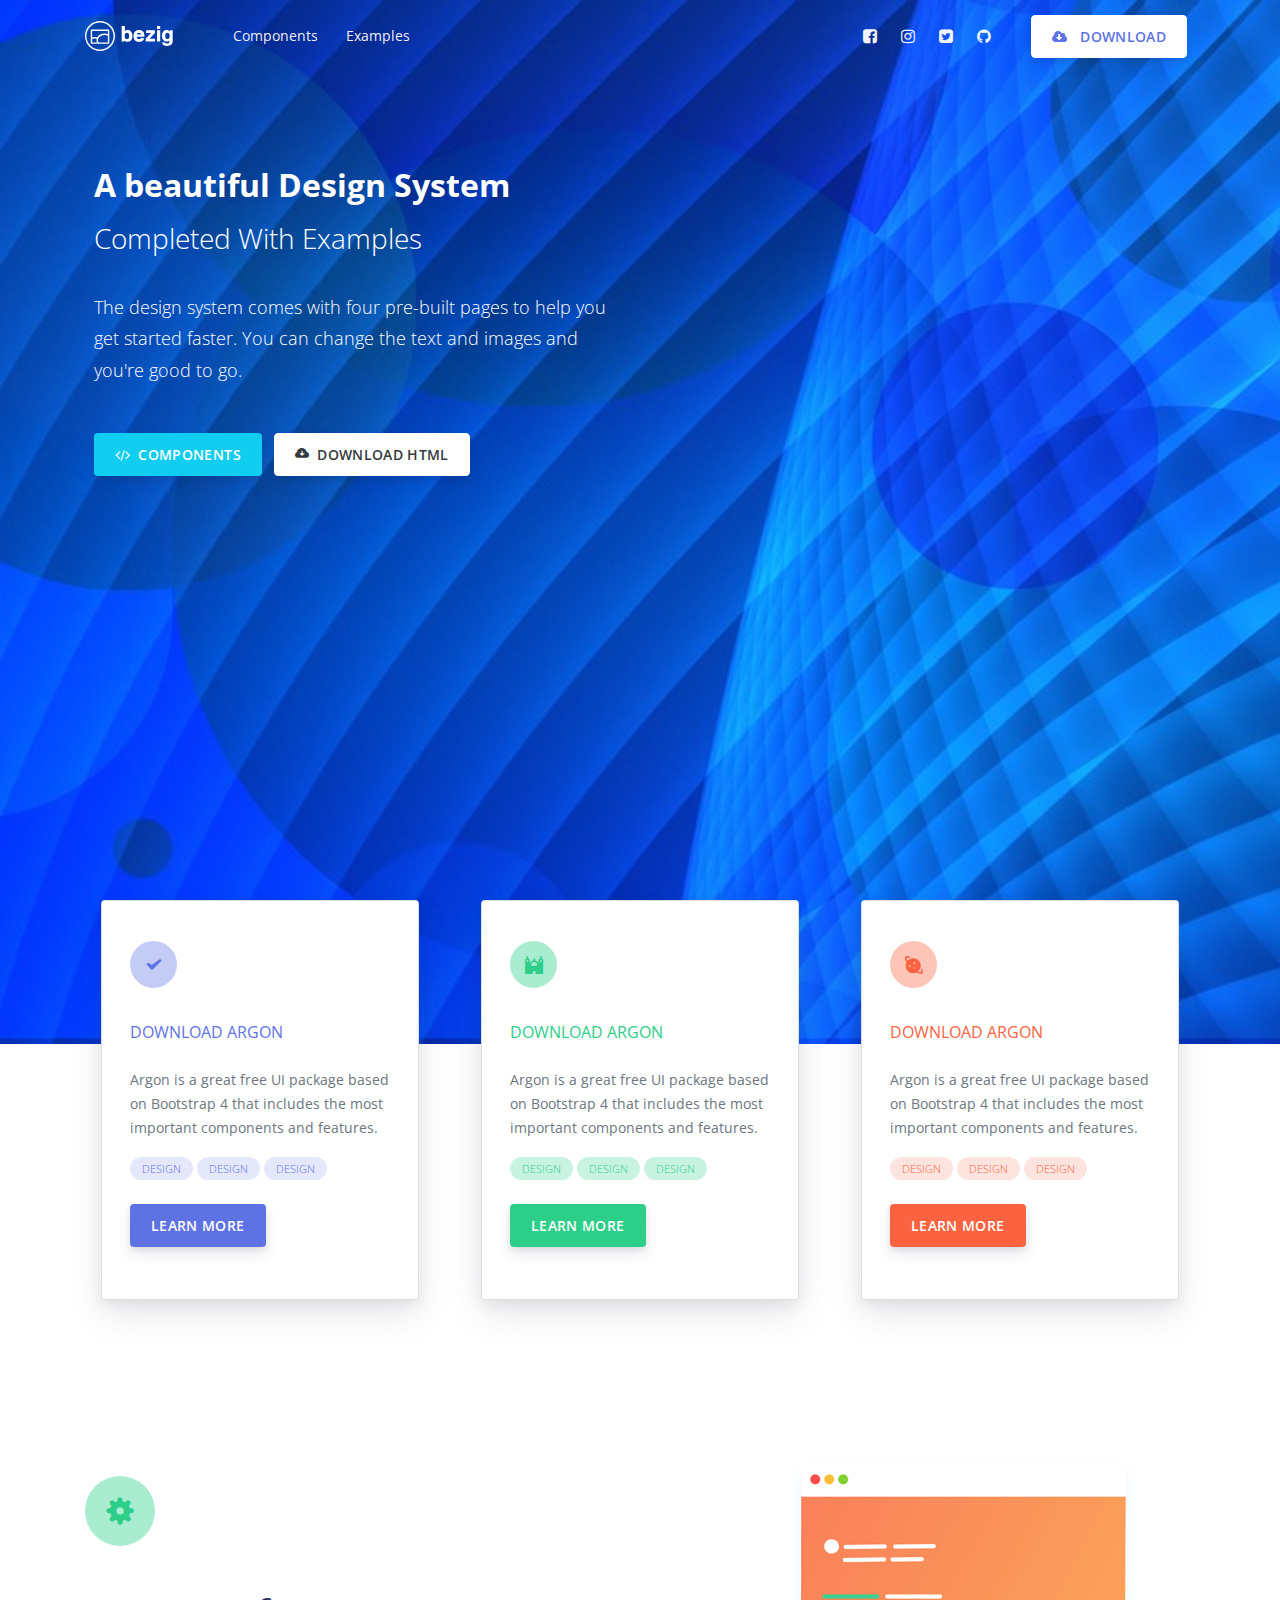
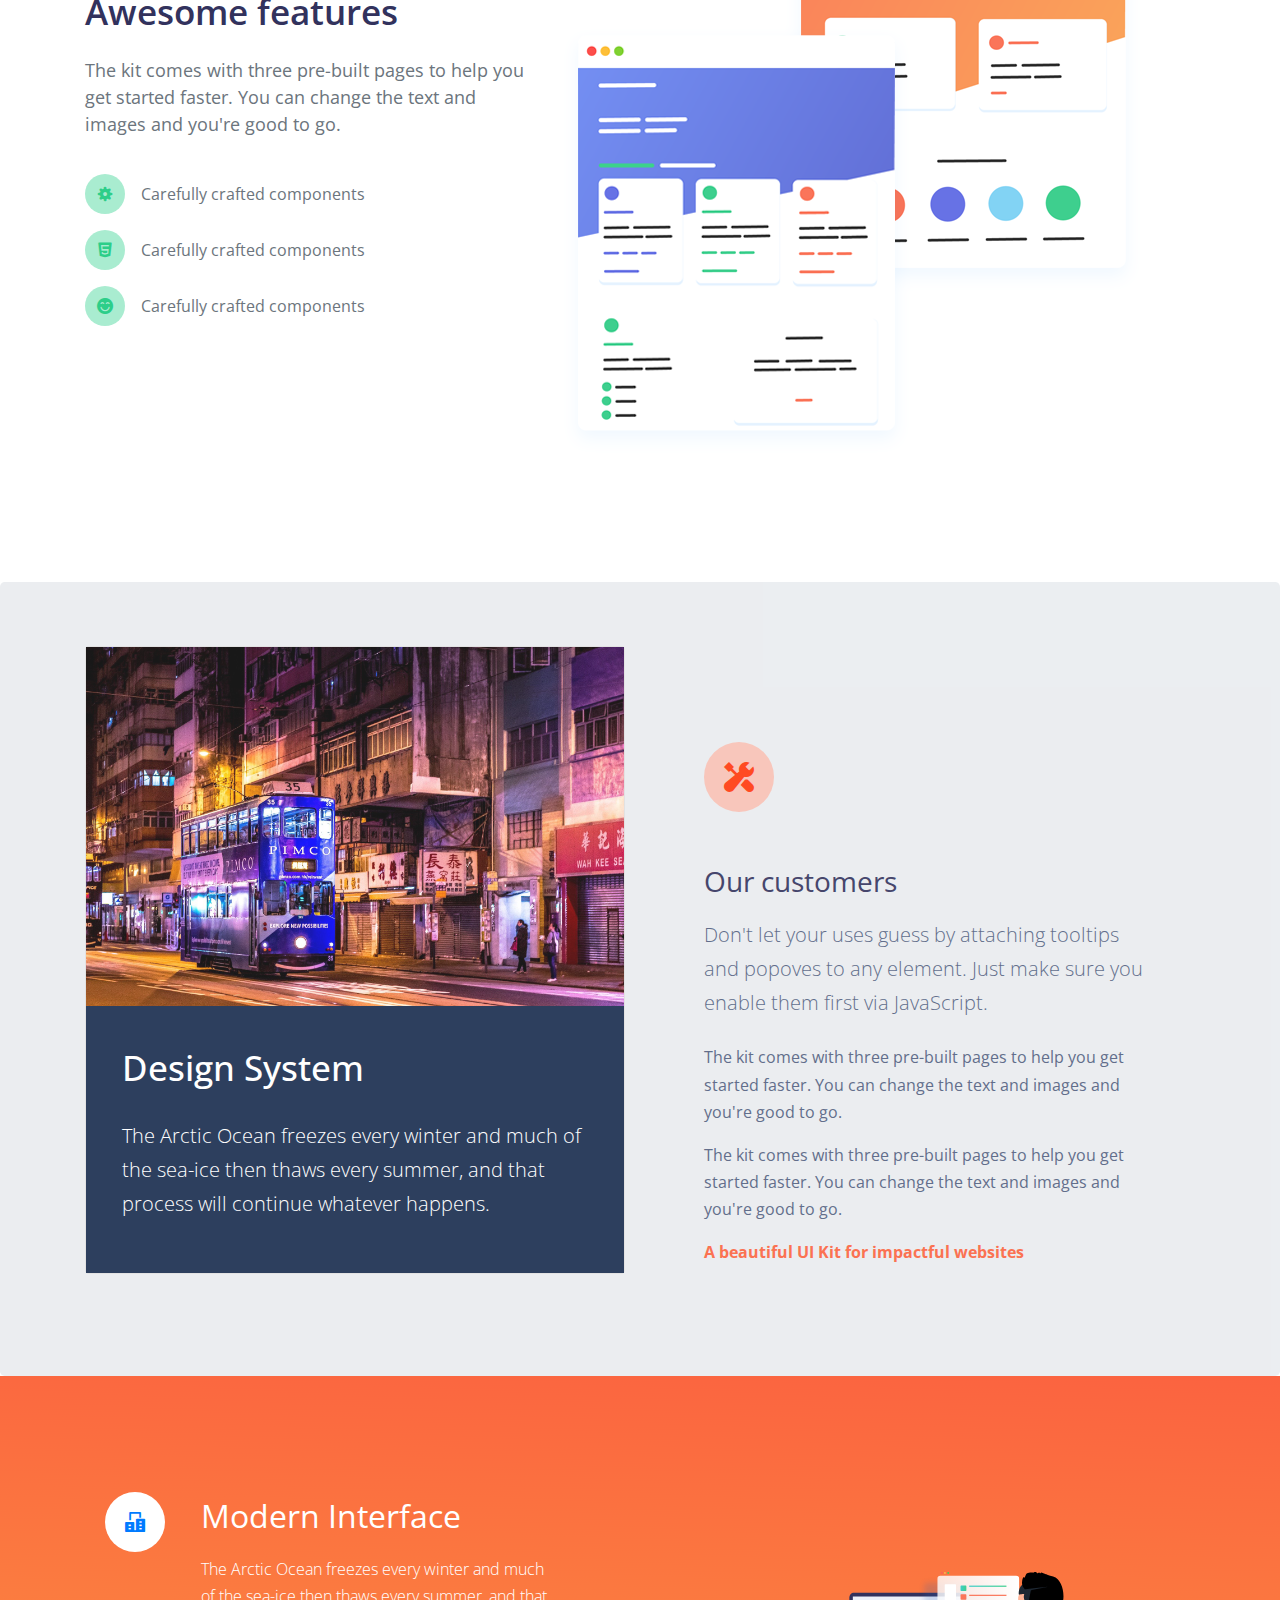
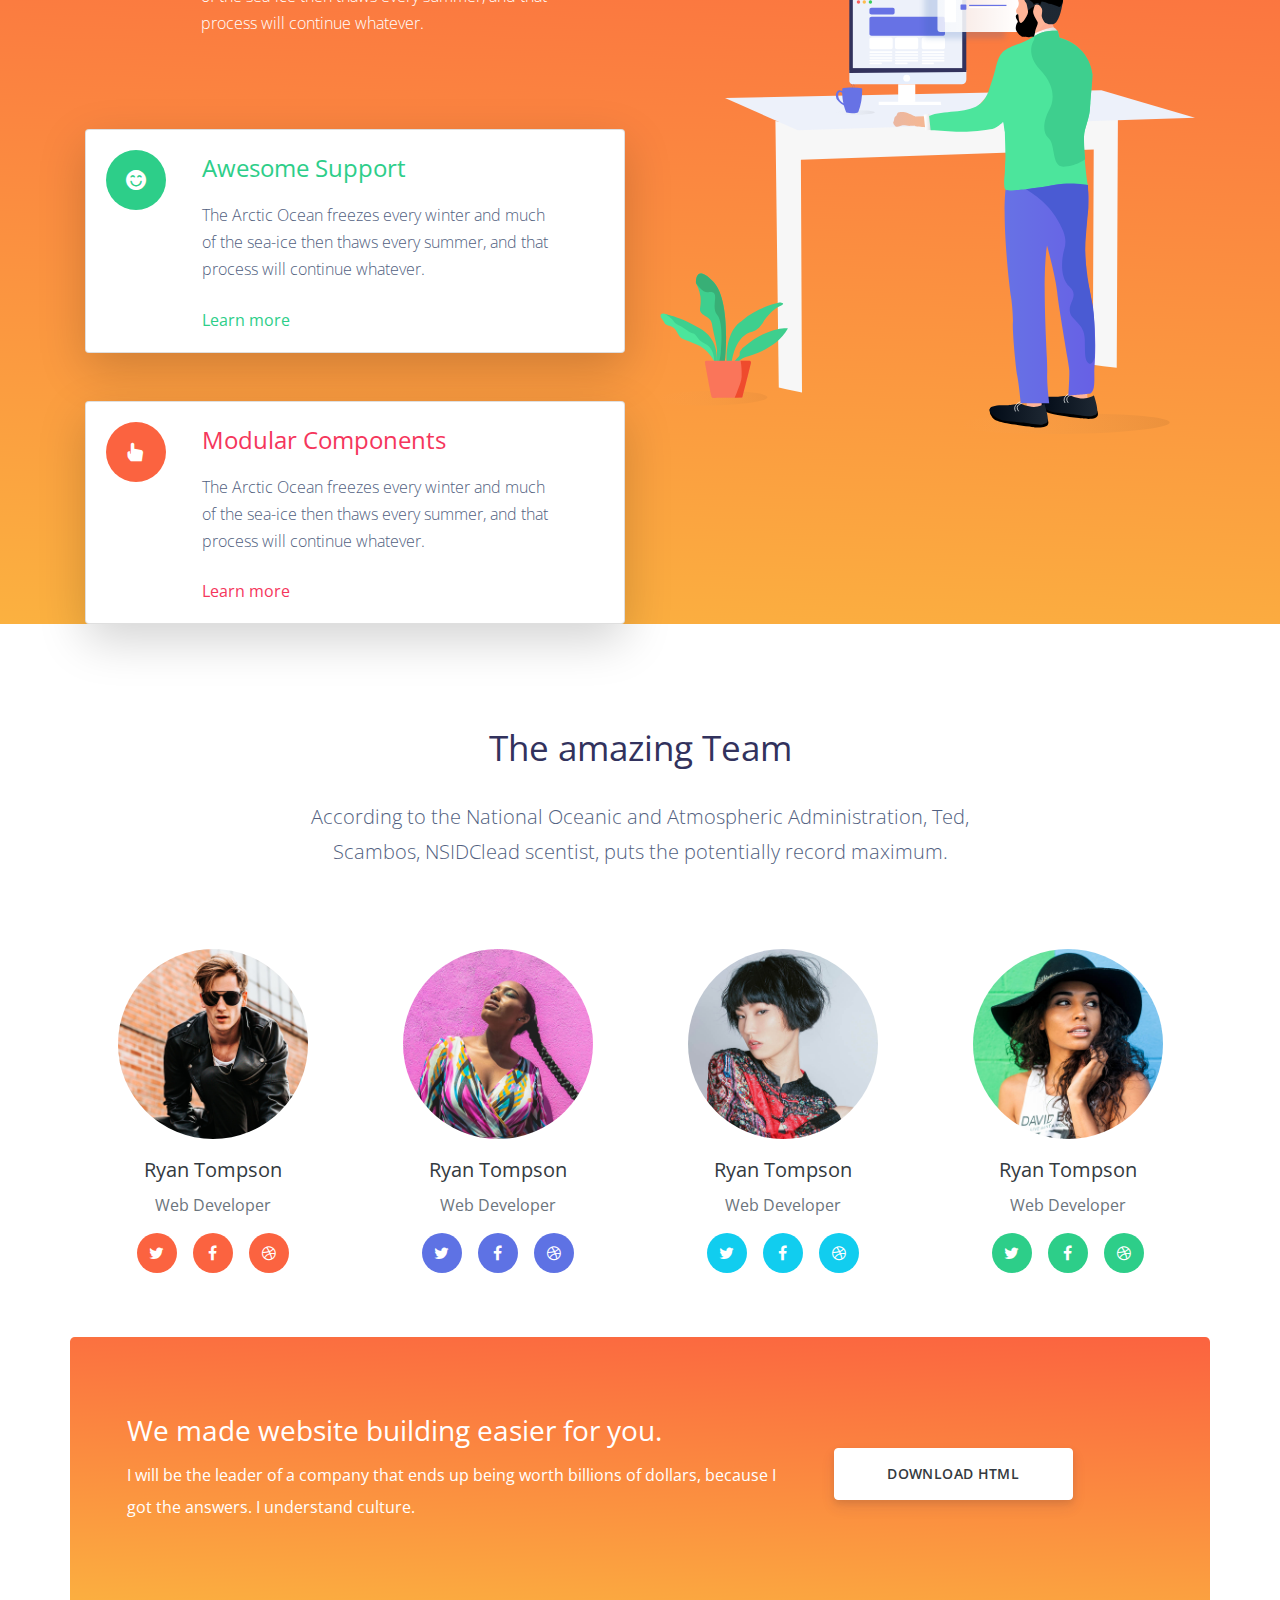
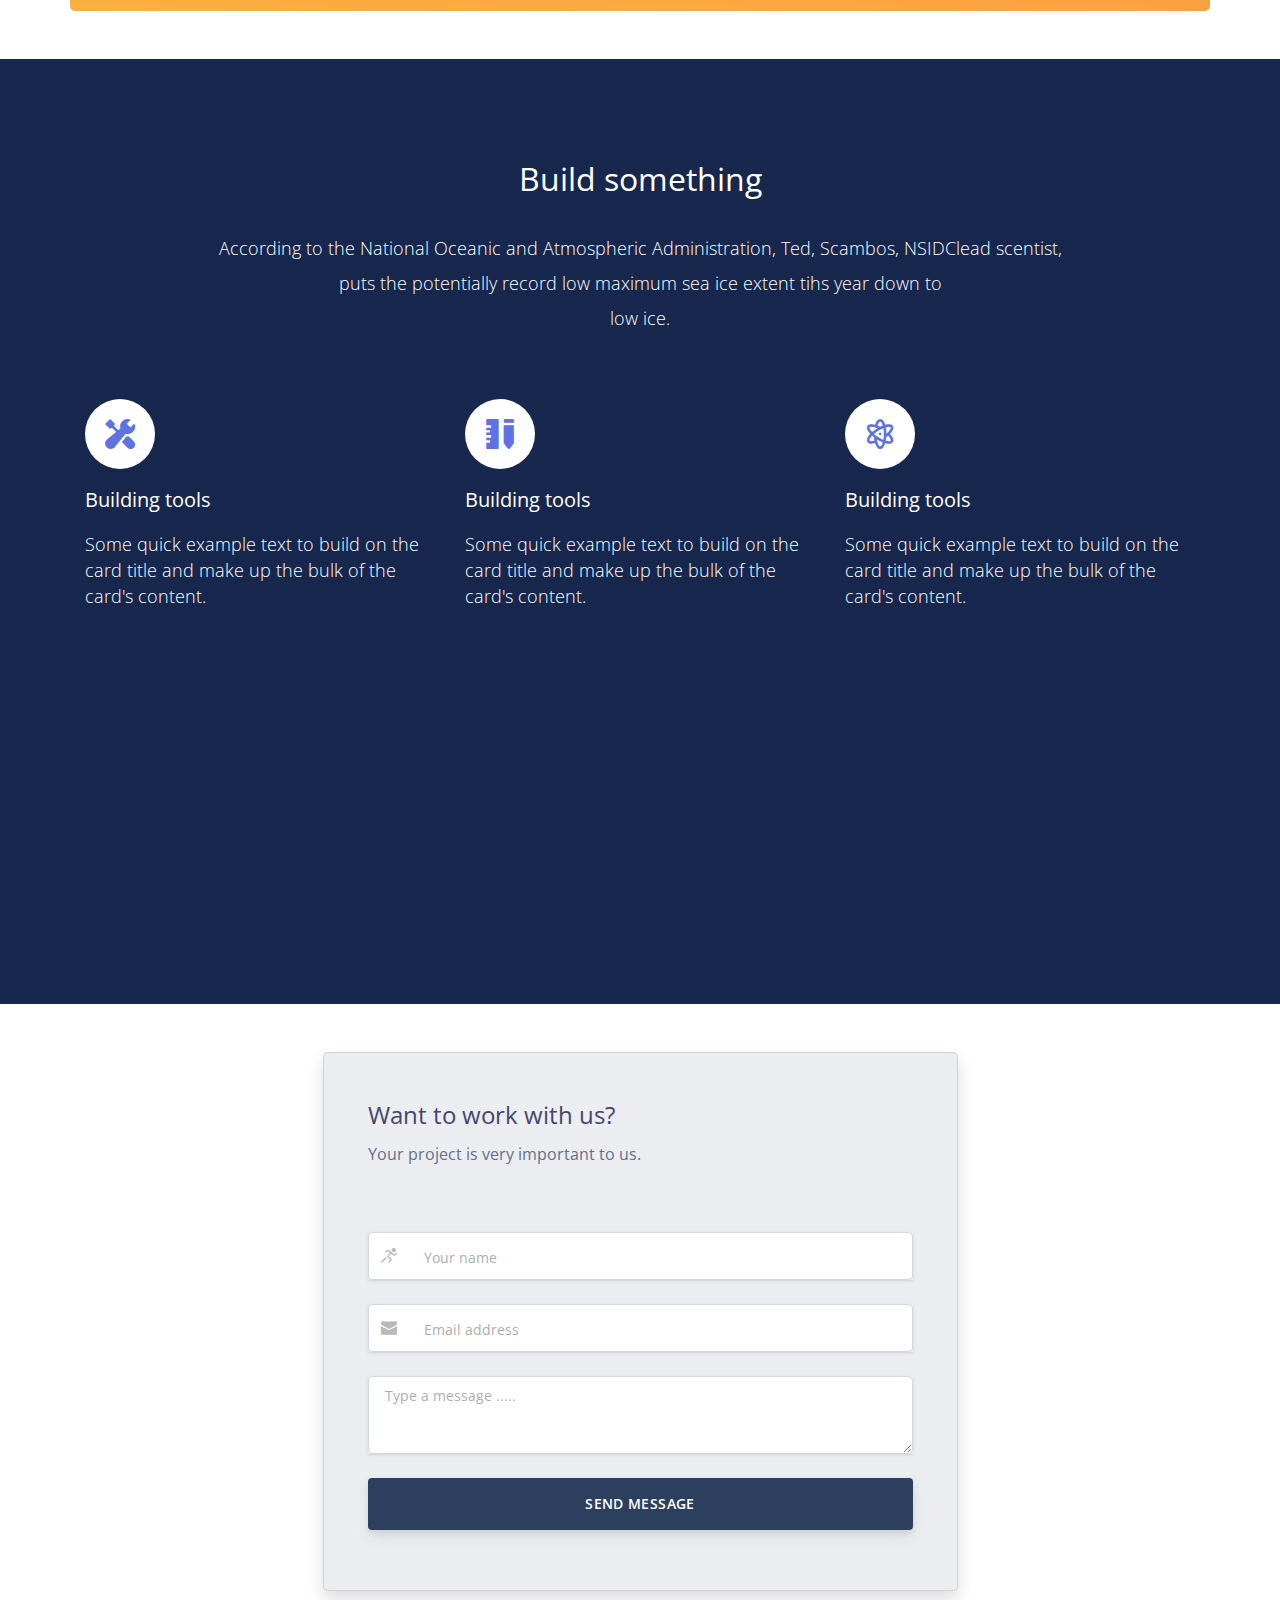
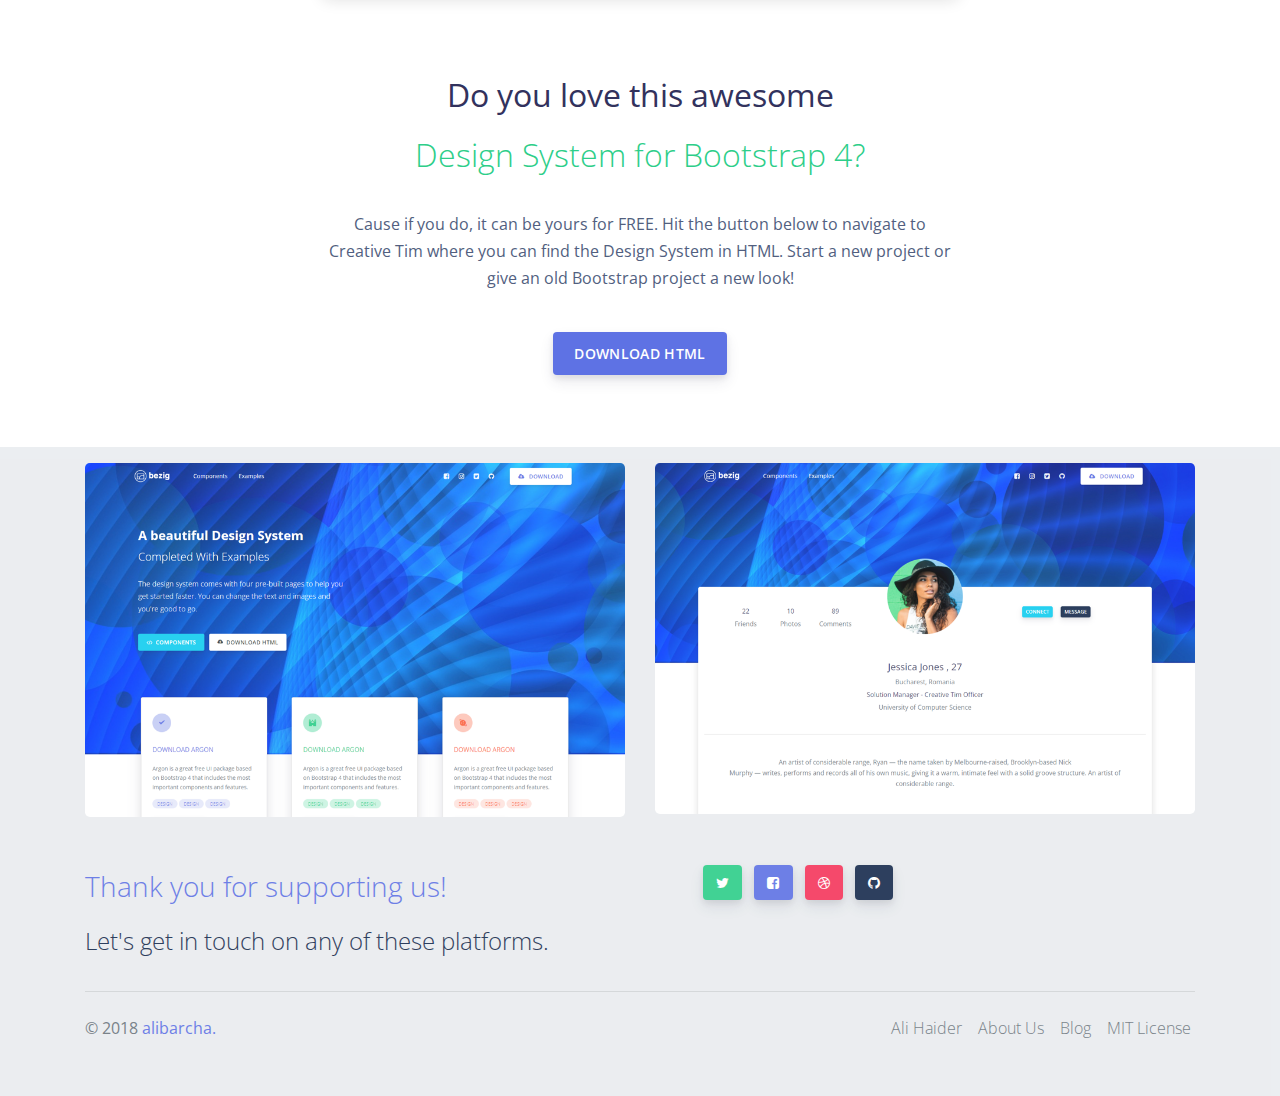
<file: index.html>
<!doctype html>
<html lang="en">

<head>
  <!-- Required meta tags -->
  <meta charset="utf-8">
  <meta name="viewport" content="width=device-width, initial-scale=1, shrink-to-fit=no">
  <!-- bootstrap -->
  <link rel="stylesheet" href="assets/vandor/bootstrap/css/bootstrap.css">
   <!-- font awesome -->
   <link rel="stylesheet" href="./assets/vandor/nucleo/css/nucleo.css">
   <link rel="stylesheet" href="./assets/vandor/font-awesome/css/font-awesome.min.css">
  <!-- custom css links -->
  <link rel="stylesheet" href="assets/css/landing.css">
  <link rel="stylesheet" href="assets/css/index.css">
  <!-- favicon -->
  <link rel="icon" type="image" href="./assets/images/favicon.png">
  <title>Bezig Design System - Bootstrap 4 - landing page</title>
</head>

<body>

  <div class="landing-banner">
    <!-- ========header section======= -->
    <header class="header header-global">
      <!-- navbar -->
      <nav id="navbar-main" class="navbar navbar-expand-lg  navbar-light navbar-main navbar-transparent headroom">
        <div class="container ">
          <!-- brand -->
          <a href="index.html" class="navbar-brand mr-lg-5">
            <img src="assets/images/brand/white-logo.svg" height="30px" class="img-fluid" alt="logo">
          </a>
          <!-- toggler -->
          <button type="button" class="navbar-toggler" data-toggle="collapse" data-target="#navbar_global"
            aria-expanded="false" aria-controls="navbar_global" aria-label="toggle navigation">
            <span class="navbar-toggler-icon"></span>
          </button>

          <!-- -----custom collapse -->
          <div class="navbar-collapse collapse" id="navbar_global">
            <div class="navbar-collapse-header">
              <div class="row">
                <div class="col-6 collapse-brand">
                  <a href="index.html">
                    <img src="./assets/images/brand/black-logo.svg" alt="logo">
                  </a>
                </div>
                <div class="col-6 collapse-close">
                  <button type="button" class="navbar-toggler" data-toggle="collapse" data-target="#navbar_global"
                    aria-controls="navbar_global" aria-expanded="false" aria-label="Toggle navigation">
                    <span></span>
                    <span></span>
                  </button>
                </div>
              </div>
            </div>
            <!-- </div> -->
            <!-- nav -->
            <ul class="navbar-nav navbar-nav-hover align-items-lg-center">
              <li class="nav-item dropdown">
                <a href="#" class="nav-link" data-toggle="dropdown" href="#" role="button">
                  <i class="ni ni-ui-04  d-lg-none"></i>
                  <span class="nav-link-inner--text">Components</span>
                </a>
                <div class="dropdown-menu  dropdown-menu-xl ">

                  <div class="dropdown-menu-inner">
                    <!-- drop item 1 -->
                    <div class="dropdown-item">
                      <a href="home.html" class="media d-flex align-items-center ">
                        <div class="icon  background-primary text-white  rounded-circle icon-box">
                          <i class="ni ni-spaceship  text-white"></i>
                        </div>
                        <div class="media-body ml-3">
                          <h6 class=" text-primary mb-md-1">Getting started</h6>
                          <small class="para  d-none d-md-inline-block mb-0">Learn how to use Argon compiling Scss,
                            change brand<br> colors and more.</small>
                        </div>
                      </a>
                    </div>
                    <!--dropdown item end-->

                    <!-- drop item 2 -->
                    <div class="dropdown-item">
                      <a href="home.html" class="media d-flex align-items-center">
                        <div class="icon background-success text-white  rounded-circle text-white icon-box">
                          <i class="ni ni-palette"></i>
                        </div>

                        <div class="media-body ml-3">
                          <h6 class=" text-primary  mb-md-1 ">Foundation</h6>
                          <small class="para d-none d-md-inline-block mb-0 ">Learn more about colors, typography, icons
                            and the grid<br> system we used for Argon.</small>
                        </div>
                      </a>
                    </div>
                    <!--dropdown item end-->
                    <!-- drop item 3 -->
                    <div class="dropdown-item">
                      <a href="home.html" class="media d-flex align-items-center">
                        <div class="icon background-warning text-white  rounded-circle  icon-box">
                          <i class="ni ni-ui-04"></i>
                        </div>
                        <div class="media-body ml-3">
                          <h6 class=" text-danger  mb-md-1">Components</h6>
                          <small class="para d-none d-md-inline-block mb-0">Browse our 50 beautiful handcrafted
                            components<br> offered in the Free version.</small>
                        </div>
                      </a>
                    </div>
                    <!--dropdown item end-->
                  </div>
                </div>
              </li>

              <li class="nav-item dropdown">
                <a href="#" class="nav-link" data-toggle="dropdown" href="#" role="button">
                  <i class="ni ni-collection d-lg-none"></i>
                  <span class="nav-link-inner--text">Examples</span>
                </a>
                <div class="dropdown-menu border-0">
                  <a href="index.html" class="dropdown-item">Landing</a>
                  <a href="profile.html" class="dropdown-item">Profile</a>
                  <a href="login.html" class="dropdown-item">Login</a>
                  <a href="register.html" class="dropdown-item">Register</a>
                </div>
              </li>
            </ul>
            <ul class="navbar-nav align-items-lg-center ml-lg-auto">
              <li class="nav-item">
                <a class="nav-link nav-link-icon" href="" target="_blank" data-toggle="tooltip"
                  title="Like us on Facebook">
                  <i class="fa fa-facebook-square"></i>
                  <span class="nav-link-inner--text d-lg-none">Facebook</span>
                </a>
              </li>
              <li class="nav-item">
                <a class="nav-link nav-link-icon" href="" target="_blank" data-toggle="tooltip"
                  title="Follow us on Instagram">
                  <i class="fa fa-instagram"></i>
                  <span class="nav-link-inner--text d-lg-none">Instagram</span>
                </a>
              </li>
              <li class="nav-item">
                <a class="nav-link nav-link-icon" href="" target="_blank" data-toggle="tooltip"
                  title="Follow us on Twitter">
                  <i class="fa fa-twitter-square"></i>
                  <span class="nav-link-inner--text d-lg-none">Twitter</span>
                </a>
              </li>
              <li class="nav-item">
                <a class="nav-link nav-link-icon" href="" target="_blank" data-toggle="tooltip"
                  title="Star us on Github">
                  <i class="fa fa-github "></i>
                  <span class="nav-link-inner--text d-lg-none">Github</span>
                </a>
              </li>
              <li class="nav-item d-none d-lg-block ml-lg-4">
                <a href="" target="_blank" class=" btn custom-btn button-neutral  button-mediam ">
                  <span class="btn-inner--icon">
                    <i class="fa fa-cloud-download mr-2"></i>
                  </span>
                  <span class="nav-link-inner">Download</span>
                </a>
              </li>
            </ul>

          </div>
        </div>
        <!--container-->
      </nav>
    </header>
    <!--header end-->

    <!-- =====banner content area===== -->
    <div class="container  content-area">
      <div class="row text-white">
        <div class="col-lg-6 p-4">
          <h2 class=" font-weight-bold text-white">A beautiful Design System</h2>
          <h3 class="h3 text-capitalize font-weight-light text-white">completed with examples</h3>
          <p class="py-4 lead">The design system comes with four pre-built pages to help you get started faster. You
            can change the text and images and you're good to go.</p>
          <a href="home.html" class="btn custom-btn button-mediam button-info  mt-2"><i
              class="fa fa-code pr-2"></i>components</a>
          <a href="home.html" class="btn custom-btn button-mediam text-dark button-white ml-sm-2 mt-2 "><i
              class="ni ni-cloud-download-95 pr-2 "></i>download html</a>
        </div>
      </div>
    </div>
  </div>
  <!--banner end-->
  <!--======= cards section ========= -->
  <div class="container  card-section  ">
    <div class=" row  ">
      <div class="col-lg-4 ">
        <!-- card one -->
        <div class="card card-1 m-3 p-2">
          <div class="card-body">
            <span class="icon-box d-flex align-items-center justify-content-center"><i
                class="ni ni-check-bold color-primary "></i></span>
            <h6 class="text-uppercase py-3 color-primary  ">DOWNLOAD ARGON</h6>
            <p class="text-muted">Argon is a great free UI package based on Bootstrap 4 that includes
              the most important components and features.</p>
            <span class="badge badge-pill badge-danger text-uppercase color-primary ">design</span>
            <span class="badge badge-pill badge-primary text-uppercase color-primary  ">design</span>
            <span class="badge badge-pill badge-primary text-uppercase color-primary ">design</span>
            <button class="btn custom-btn button-mediam button-primary d-block my-4">learn more</button>
          </div>
        </div>
      </div>

      <div class="col-lg-4 my-lg-0 my-3">
        <!-- card two -->
        <div class="card card-2 m-3 p-2 ">
          <div class="card-body">
            <span class="icon-box d-flex align-items-center justify-content-center"><i
                class="ni ni-istanbul color-success"></i></span>
            <h6 class="text-uppercase py-3 color-success">DOWNLOAD ARGON</h6>
            <p class="text-muted">Argon is a great free UI package based on Bootstrap 4 that includes
              the most important components and features.</p>
            <span class="badge badge-pill badge-danger text-uppercase color-success  ">design</span>
            <span class="badge badge-pill badge-primary text-uppercase color-success">design</span>
            <span class="badge badge-pill badge-primary text-uppercase color-success ">design</span>
            <button class="btn custom-btn button-mediam button-success d-block  my-4">learn more</button>
          </div>
        </div>
      </div>

      <div class="col-lg-4">
        <!-- card three -->
        <div class="card card-3 m-3 p-2">
          <div class="card-body">
            <span class="icon-box d-flex align-items-center justify-content-center"><i
                class="ni ni-planet color-warning "></i></span>
            <h6 class="text-uppercase py-3 color-warning ">DOWNLOAD ARGON</h6>
            <p class="text-muted">Argon is a great free UI package based on Bootstrap 4 that includes
              the most important components and features.</p>
            <span class="badge badge-pill badge-danger text-uppercase color-warning  ">design</span>
            <span class="badge badge-pill badge-primary text-uppercase color-warning">design</span>
            <span class="badge badge-pill badge-primary text-uppercase color-warning">design</span>
            <button class="btn custom-btn button-mediam button-warning d-block  my-4">learn more</button>
          </div>
        </div>
      </div>
    </div>
  </div>

  <!--======== features section======== -->
  <div class="container  awesome-features ">
    <div class="row">
      <div class="col-lg-5 order-lg-0 order-1  ">
        <span class="icon-box d-flex justify-content-center align-items-center "><i class="ni ni-settings-gear-65"></i></span>
        <h3>Awesome features</h3>
        <p class="text-muted">The kit comes with three pre-built pages to help you get started faster. You can
          change the text and images and you're good to go.</p>
        <!-- media 1 -->
        <div class="media mt-3">
          <span class="inner-icon-box1 d-flex justify-content-center align-items-center"><i
              class="ni ni-settings-gear-65"></i></span>
          <div class="media-body">
            <h6 class="text-muted pt-2 pl-3 ">Carefully crafted components</h6>
          </div>
        </div>
        <!-- media 2 -->
        <div class="media  my-3">
          <span class="inner-icon-box2 d-flex justify-content-center align-items-center"><i
              class="ni ni-html5"></i></span>
          <div class="media-body">
            <h6 class="  text-muted pt-2 pl-3 ">Carefully crafted components</h6>
          </div>
        </div>
        <!-- media 3 -->
        <div class="media ">
          <span class="inner-icon-box3 d-flex justify-content-center align-items-center"><i
              class="ni ni-satisfied"></i></span>
          <div class="media-body">
            <h6 class="  text-muted pt-2 pl-3 ">Carefully crafted components</h6>
          </div>
        </div>
      </div>
      <!-- img column -->
      <div class="col-lg-7 order-lg-1 order-0 ">
        <img src="assets/images/theme/promo-1.png" class="img-fluid" alt="feature-img">
      </div>
    </div>
  </div>

  <!-- ========new section======== -->
  <div class="jumbotron mb-0">
    <div class="container customers-area">
      <div class="row">
        <div class="col-lg-6 ">
          <!-- image card -->
          <div class="card">
            <img src="./assets/images/theme/slider-1.jpg" class="img-fluid" alt="design-img">
            <div class="card-body background-dark text-white">
              <h4 class="theme-display-3  text-white py-3 px-3">Design System</h4>
              <p class="px-3 pb-3 lead">The Arctic Ocean freezes every winter and much of the sea-ice then thaws every
                summer, and that process will continue whatever happens.</p>
            </div>
          </div>
        </div>
        <!-- conten column -->
        <div class="col-lg-6  p-5">
          <div class="box-area mx-3 my-5 d-flex justify-content-center align-items-center"><i class="ni ni-settings"></i>
          </div>
          <h3 class="px-3">Our customers</h3>
          <p class="lead px-3 py-2">Don't let your uses guess by attaching tooltips and popoves to any element. Just
            make sure you enable them first via JavaScript.</p>
          <p class="px-3">The kit comes with three pre-built pages to help you get started faster. You can change the
            text and images and you're good to go.
          </p>
          <p class="px-3">The kit comes with three pre-built pages to help you get started faster. You can change the
            text and images and you're good to go.</p>
          <a href="#" class="font-weight-bold color-warning px-3 py-4">A beautiful UI Kit for impactful websites</a>
        </div>
      </div>
    </div>
  </div>
  <!--jumbotron end-->

  <!-- ========section========= -->
  <section class="container-fluid  feature-box">
    <div class="container">
      <div class="row">
        <div class="col-lg-6 mt-5 order-lg-0 order-1 ">
          <!-- card 1 -->
          <div class="card bg-transparent mt-5  border-0">
            <div class="card-body  text-white">
              <span class="feature-icon-box d-flex justify-content-center align-items-center bg-white float-left">
                <i class="ni ni-building text-primary"></i>
              </span>
              <div class="  mx-lg-5 mx-4 pl-5">
                <h2 class="text-white">Modern Interface</h2>
                <p class="font-weight-light py-2">The Arctic Ocean freezes every winter and much of the
                  sea-ice then thaws every summer, and that process will continue whatever. </p>
              </div>
            </div>
          </div>
          <!-- card end -->
          <!-- card 2 -->
          <div class="card my-5 shadow-lg">
            <div class="card-body  ">
              <span
                class="feature-icon-box background-success d-flex justify-content-center align-items-center float-left">
                <i class="ni ni-satisfied text-white"></i>
              </span>
              <div class="  mx-lg-5 mx-4 pl-5">
                <h4 class="color-success">Awesome Support</h4>
                <p class="font-weight-light py-2">The Arctic Ocean freezes every winter and much of the
                  sea-ice then thaws every summer, and that process will continue whatever. </p>
                <a href="" class="card-link color-success py-3">Learn more</a>
              </div>
            </div>
          </div>
          <!-- card end -->
          <!-- card 3 -->
          <div class="card shadow-lg">

            <div class="card-body  ">
              <span
                class="feature-icon-box  background-warning d-flex justify-content-center align-items-center float-left">
                <i class="ni ni-active-40 text-white"></i>
              </span>
              <div class=" mx-lg-5 mx-4 pl-5  ">
                <h4 class="color-danger">Modular Components</h4>
                <p class="font-weight-light py-2">The Arctic Ocean freezes every winter and much of the
                  sea-ice then thaws every summer, and that process will continue whatever. </p>
                <a href="" class="card-link color-danger py-3">Learn more</a>
              </div>
            </div>
          </div>
          <!-- card end -->
        </div>
        <div class="col-lg-6  mt-lg-5 order-lg-1 order-0">
          <img src="assets/images/theme/ill-2.svg" class="img-fluid mt-5 banner-img" alt="">
        </div>
      </div>
    </div>
  </section>
  <!-- ========our team section========= -->
  <div class="container  my-5 team-content">
    <div class="row  text-center justify-content-center ">
      <div class="col-lg-8 ">
        <h2 class="h2">The amazing Team</h2>
        <p class=" lead  py-3">According to the National Oceanic and Atmospheric Administration,
          Ted,<br> Scambos, NSIDClead scentist, puts the potentially record maximum.</p>
      </div>
    </div>
  </div>
  <!-- ========team section gallery ========-->
  <div class="container  team-images ">
    <div class="row  text-center  ">
      <!-- 1 -->
      <div class="col-lg-3 col-md-6  my-lg-0 my-3 ">
        <img src="assets/images/theme/team-1.jpg" class="img-fluid " alt="team-img 1">
        <h5 class="text-dark pt-3 ">Ryan Tompson</h5>
        <span class="text-muted ">Web Developer</span><br>
        <div class="d-flex justify-content-center my-3">
          <span class="social-icon-box background-warning bounce-element"><i class="fa fa-twitter"></i></span>
          <span class="social-icon-box background-warning bounce-element mx-3"><i class="fa fa-facebook"></i></span>
          <span class="social-icon-box background-warning bounce-element"><i class="fa fa-dribbble"></i></span>
        </div>
      </div>

      <!-- 2 -->
      <div class="col-lg-3 col-md-6  my-lg-0 my-3  ">
        <img src="assets/images/theme/team-2.jpg" class="img-fluid" alt="team-img 2">
        <h5 class="text-dark pt-3">Ryan Tompson</h5>
        <span class="text-muted ">Web Developer</span><br>
        <div class="d-flex justify-content-center my-3">
          <span class="social-icon-box background-primary bounce-element"><i class="fa fa-twitter"></i></span>
          <span class="social-icon-box background-primary bounce-element mx-3"><i class="fa fa-facebook"></i></span>
          <span class="social-icon-box background-primary bounce-element"><i class="fa fa-dribbble"></i></span>
        </div>
      </div>
      <!-- 3 -->
      <div class="col-lg-3 col-md-6  my-lg-0  my-4 ">
        <img src="assets/images/theme/team-3.jpg" class="img-fluid" alt="team-img 3">
        <h5 class="text-dark pt-3">Ryan Tompson</h5>
        <span class="text-muted">Web Developer</span><br>
        <div class="d-flex justify-content-center my-3">
          <span class="social-icon-box background-info bounce-element"><i class="fa fa-twitter"></i></span>
          <span class="social-icon-box background-info bounce-element mx-3"><i class="fa fa-facebook"></i></span>
          <span class="social-icon-box background-info bounce-element"><i class="fa fa-dribbble"></i></span>
        </div>

      </div>
      <!-- 4 -->
      <div class="col-lg-3 col-md-6   my-lg-0 my-4 ">
        <img src="assets/images/theme/team-4.jpg" class="img-fluid" alt="team-img 4">
        <h5 class="text-dark pt-3">Ryan Tompson</h5>
        <span class="text-muted">Web Developer</span><br>
        <div class=" d-flex justify-content-center my-3 ">
          <span class="social-icon-box background-success bounce-element"><i class="fa fa-twitter"></i></span>
          <span class="social-icon-box background-success  bounce-element mx-3"><i class="fa fa-facebook"></i></span>
          <span class="social-icon-box background-success  bounce-element"><i class="fa fa-dribbble"></i></span>
        </div>
      </div>
    </div>
  </div>

  <!-- new section -->
  <div class="container common my-5 rounded-lg p-md-5 p-4">
    <div class="row align-items-center">
      <div class="col-lg-8   p-md-4">
        <h3 class="h3 text-white">We made website building easier for you.</h3>
        <p class="text-white ">I will be the leader of a company that ends up being worth billions of dollars, because
          I got the answers. I understand culture.</p>
      </div>
      <div class="col-lg-3 ">
        <button class="btn custom-btn button-lg button-neutral text-dark btn-block">download html</button>
      </div>

    </div>
  </div>

  <!-- =========contact-us section========== -->

  <section class="contact-section my-5 p-5">
    <div class="container ">
      <div class="row justify-content-center text-center text-white py-4  mt-4  ">
        <div class="col-lg-10 ">
          <h2 class="h2 color-neutral">Build something</h2>
          <p>According to the National Oceanic and Atmospheric Administration, Ted, Scambos,
            NSIDClead
            scentist, puts the potentially record low maximum sea ice extent tihs year down to<br> low ice.
          </p>
        </div>
      </div>

      <!-- icon row -->
      <div class="row  my-2">
        <!-- 1 -->
        <div class="col-lg-4  text-white">
          <span class="tool-span background-neutral d-flex justify-content-center align-items-center"><i
              class="ni ni-settings color-primary"></i></span>
          <h5 class="h5 color-neutral pt-3 pb-2">Building tools</h5>
          <p class="p-0 inner-tittle font-weight-light">Some quick example text to build on the card title
            and make up the bulk of the card's content.</p>
        </div>
        <!-- 2 -->
        <div class="col-lg-4  text-white">
          <span class="tool-span background-neutral d-flex justify-content-center align-items-center"><i
              class="ni ni-ruler-pencil  color-primary"></i></span>
          <h5 class="h5 color-neutral pt-3 pb-2">Building tools</h5>
          <p class="p-0 inner-tittle font-weight-light">Some quick example text to build on the card title
            and make up the bulk of the card's content.</p>
        </div>
        <!-- 3 -->
        <div class="col-lg-4  text-white">
          <span class="tool-span background-neutral d-flex justify-content-center align-items-center"><i
              class="ni ni-atom color-primary"></i></span>
          <h5 class="h5 color-neutral pt-3 pb-2">Building tools</h5>
          <p class="p-0 inner-tittle font-weight-light">Some quick example text to build on the card title
            and make up the bulk of the card's content.</p>
        </div>
      </div>
    </div>
  </section>

  <!-- ========contact-us  form======== -->
  <div class="container  contact-us-form  ">
    <div class="row justify-content-center">
      <div class="col-lg-7  ">
        <!-- form -->
        <div class="card jumbotron p-4 shadow">
          <div class="card-body">
            <h4 class="h4">Want to work with us?</h4>
            <p>Your project is very important to us.</p>
            <form action="" class="form-group pt-5 ">
              <div class="input-group  ">
                <div class="input-group-prepend">
                  <div class="input-group-text">
                    <i class="ni ni-user-run"></i>
                  </div>
                </div>
                <input type="text" placeholder="Your name" class="form-control  form-control-lg ">
              </div>

              <div class="input-group my-4">
                <div class="input-group-prepend">
                  <div class="input-group-text">
                    <i class="ni ni-email-83"></i>
                  </div>
                </div>
                <input type="text" placeholder="Email address" class="form-control form-control-lg">
              </div>

              <div class="input-group">
                <textarea name="" id="" cols="60" rows="2" class="form-control  form-control-lg"
                  placeholder="Type a message ....."></textarea>
              </div>
              <!-- submit -->
              <a href="#" class="btn custom-btn button-lg btn-block button-dark mt-4 ">SEND MESSAGE</a>

            </form>

          </div>
          <!--card end-->
        </div>

      </div>
    </div>
  </div>

  <!--======== bootstrap 4========= -->
  <div class="container my-5">
    <div class="row justify-content-center text-center">
      <div class="col-lg-8 ">
        <h2>Do you love this awesome</h2>
        <h2 class="font-weight-light color-success pt-1">Design System for Bootstrap 4?</h2>
        <p class="text-center px-md-5 py-4">Cause if you do, it can be yours for FREE.
          Hit the button below to navigate to Creative Tim where you can find the Design System in HTML. Start a new
          project or give an old Bootstrap project a new look!</p>
        <button class="btn custom-btn button-mediam button-primary  mb-4">download html</button>
      </div>
    </div>
  </div>
 
  <!-- card img -->
  <div class="jumbotron mb-0 p-3 rounded-0">
    <div class="container">
      <div class="row">
        <div class="col-lg-6">
          <img src="assets/images/theme/landing-theme.PNG" class="img-fluid bounce-element rounded-lg" alt="">
        </div>
        <div class="col-lg-6 mt-lg-0 mt-4 ">
          <img src="assets/images/theme/profile-theme.PNG" class="img-fluid bounce-element rounded-lg" alt="">
        </div>
      </div>
    </div>

    <!-- ============footer section=========== -->
    <div class="container  mt-5 ">
      <div class="row">
        <div class="col-md-6 ">
          <h3 class=" color-primary font-weight-light">Thank you for supporting us!</h3>
          <h4 class=" color-dark  py-2 font-weight-light">Let's get in touch on any of these platforms.</h4>
        </div>
        <div class="col-md-6">
          <a href="#" class="btn custom-btn button-success   ml-md-5 ml-0" data-toggle="tooltip" data-placement="top"
            title="Follo  us on twitter"> <i class="fa fa-twitter"></i></a>
          <a href="#" class="btn custom-btn button-primary  ml-2" data-toggle="tooltip" data-placement="top"
            title="like us on facebook"><i class="fa fa-facebook-square"></i> </a>
          <a href="#" class="btn custom-btn button-danger ml-2" data-toggle="tooltip" data-placement="top"
            title="Foll us"><i class="fa fa-dribbble"></i></a>
          <a href="#" class="btn custom-btn button-dark ml-2" data-toggle="tooltip" data-placement="top"
            title="Star us on Github"><i class="fa fa-github"></i></a>
        </div>
      </div>
      <hr>
      <!-- inner row -->
      <div class="row  my-4 ">
        <div class="col d-flex flex-md-row flex-column justify-content-md-between ">
          <div class="text-muted">© 2018 <a href="#" class="text-decoration-none color-primary">alibarcha.</a></div>
          <ul class=" d-flex list-unstyled">
            <li class="list-inline-item"><a href="#"
                class="text-decoration-none p-1 font-weight-light text-dark text-muted">Ali Haider</a></li>
            <li class="list-inline-item"><a href="#"
                class="text-decoration-none p-1 font-weight-light text-dark text-muted">About Us</a></li>
            <li class="list-inline-item"><a href="#"
                class="text-decoration-none p-1 font-weight-light text-dark text-muted">Blog</a></li>
            <li class="list-inline-item"><a href="#"
                class="text-decoration-none p-1 font-weight-light text-dark text-muted">MIT License</a></li>
          </ul>
        </div>
      </div>
    </div>
    <!-- ========inner footer======== -->
  </div>
  <!--jumbotron-->

  <!-- bootstrap core -->
  <script src="assets/vandor/jquery/jquery.min.js"></script>
  <script src="assets/vandor/popper/popper.min.js"></script>
  <script src="assets/vandor/bootstrap/js/bootstrap.min.js"></script>
  <script src="assets/vandor/bootstrap-datepicker/js/bootstrap-datepicker.min.js"></script>
  <!-- =========custom js======== -->
  <script src="assets/js/index.js"></script>
</body>

</html>
</file>
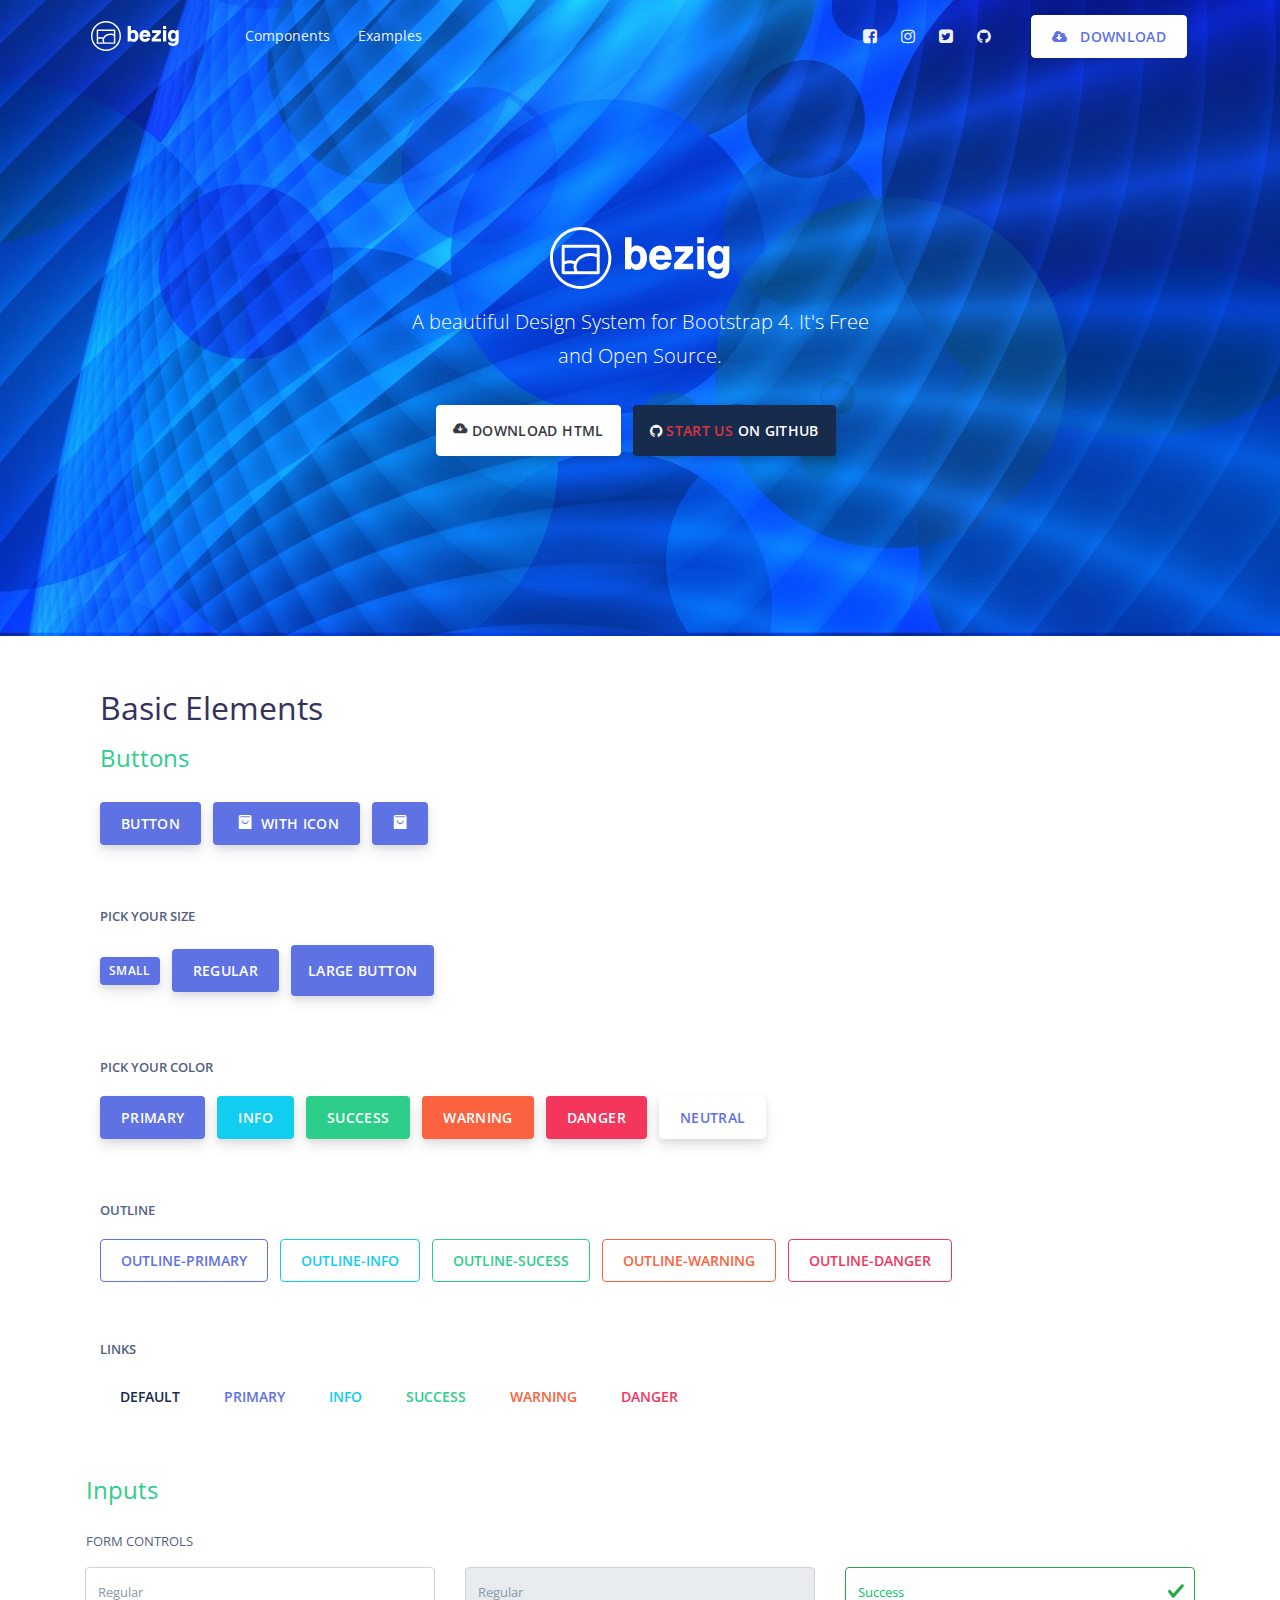
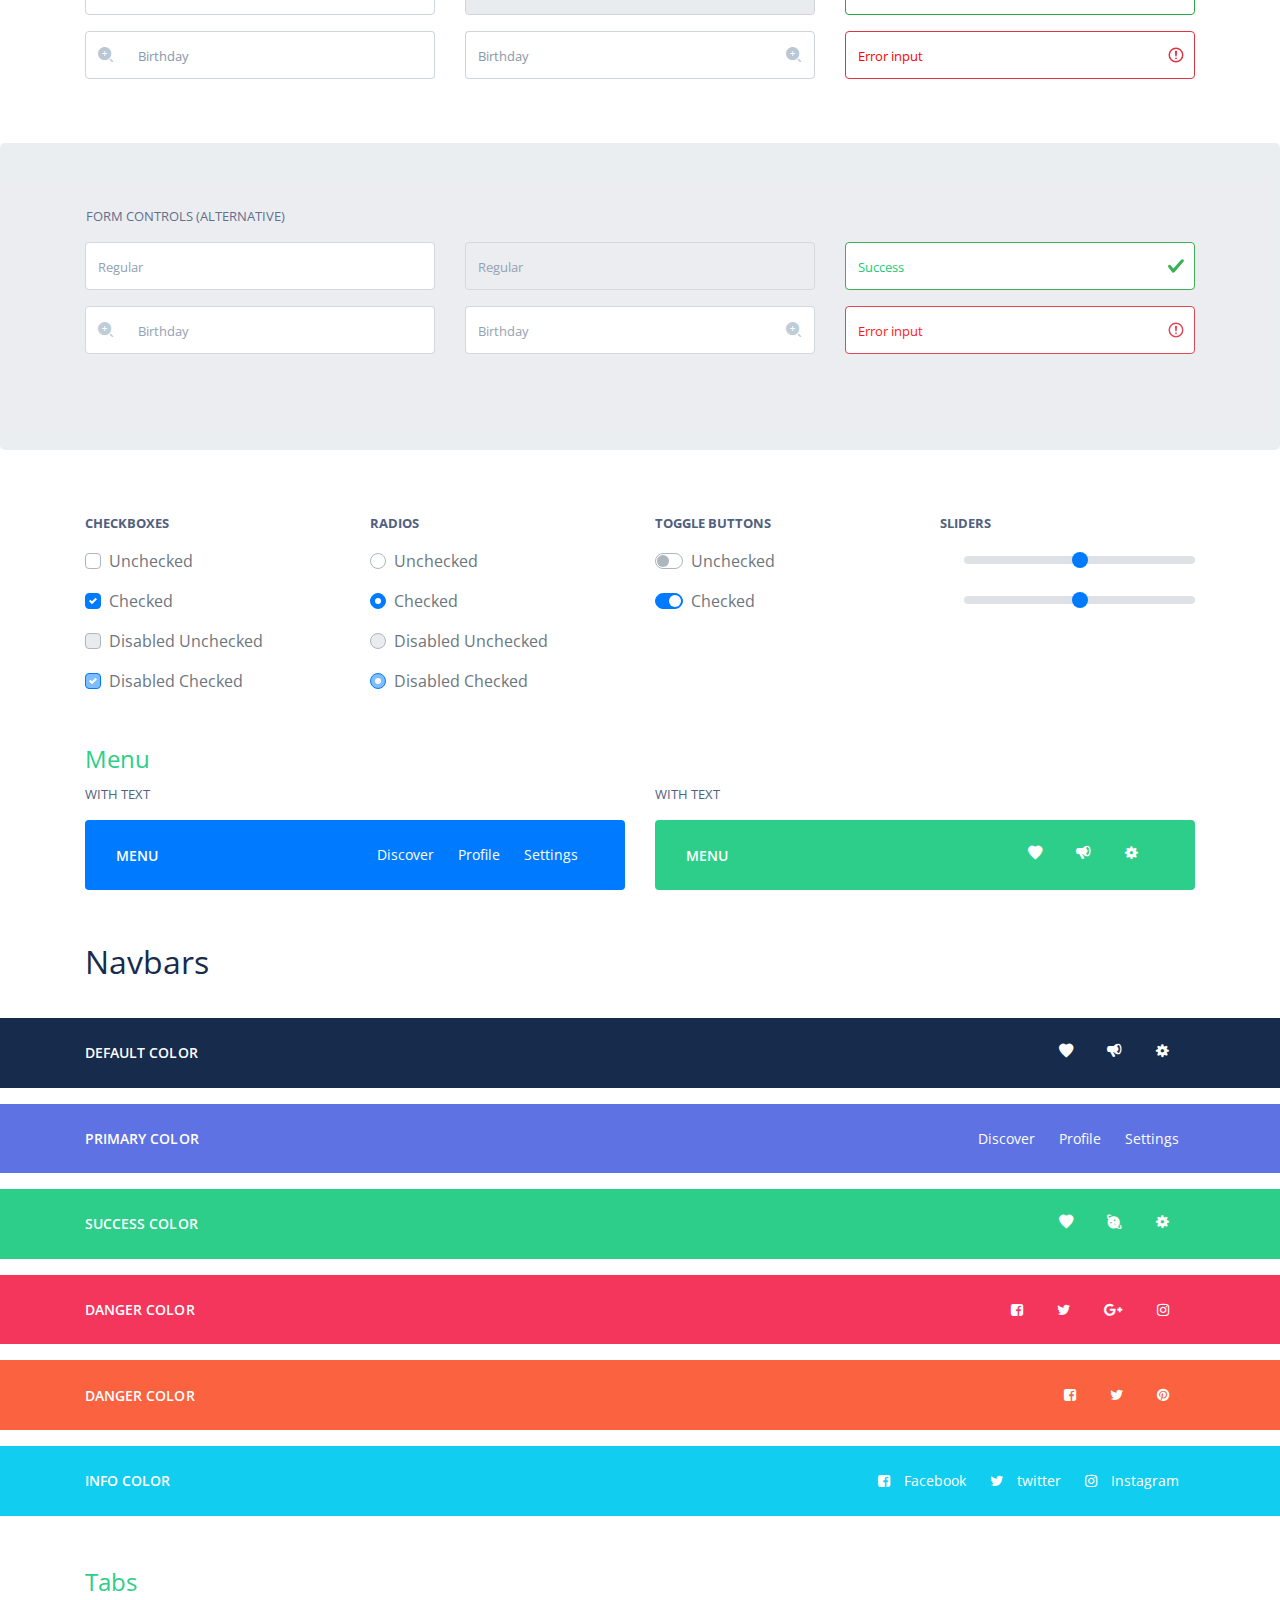
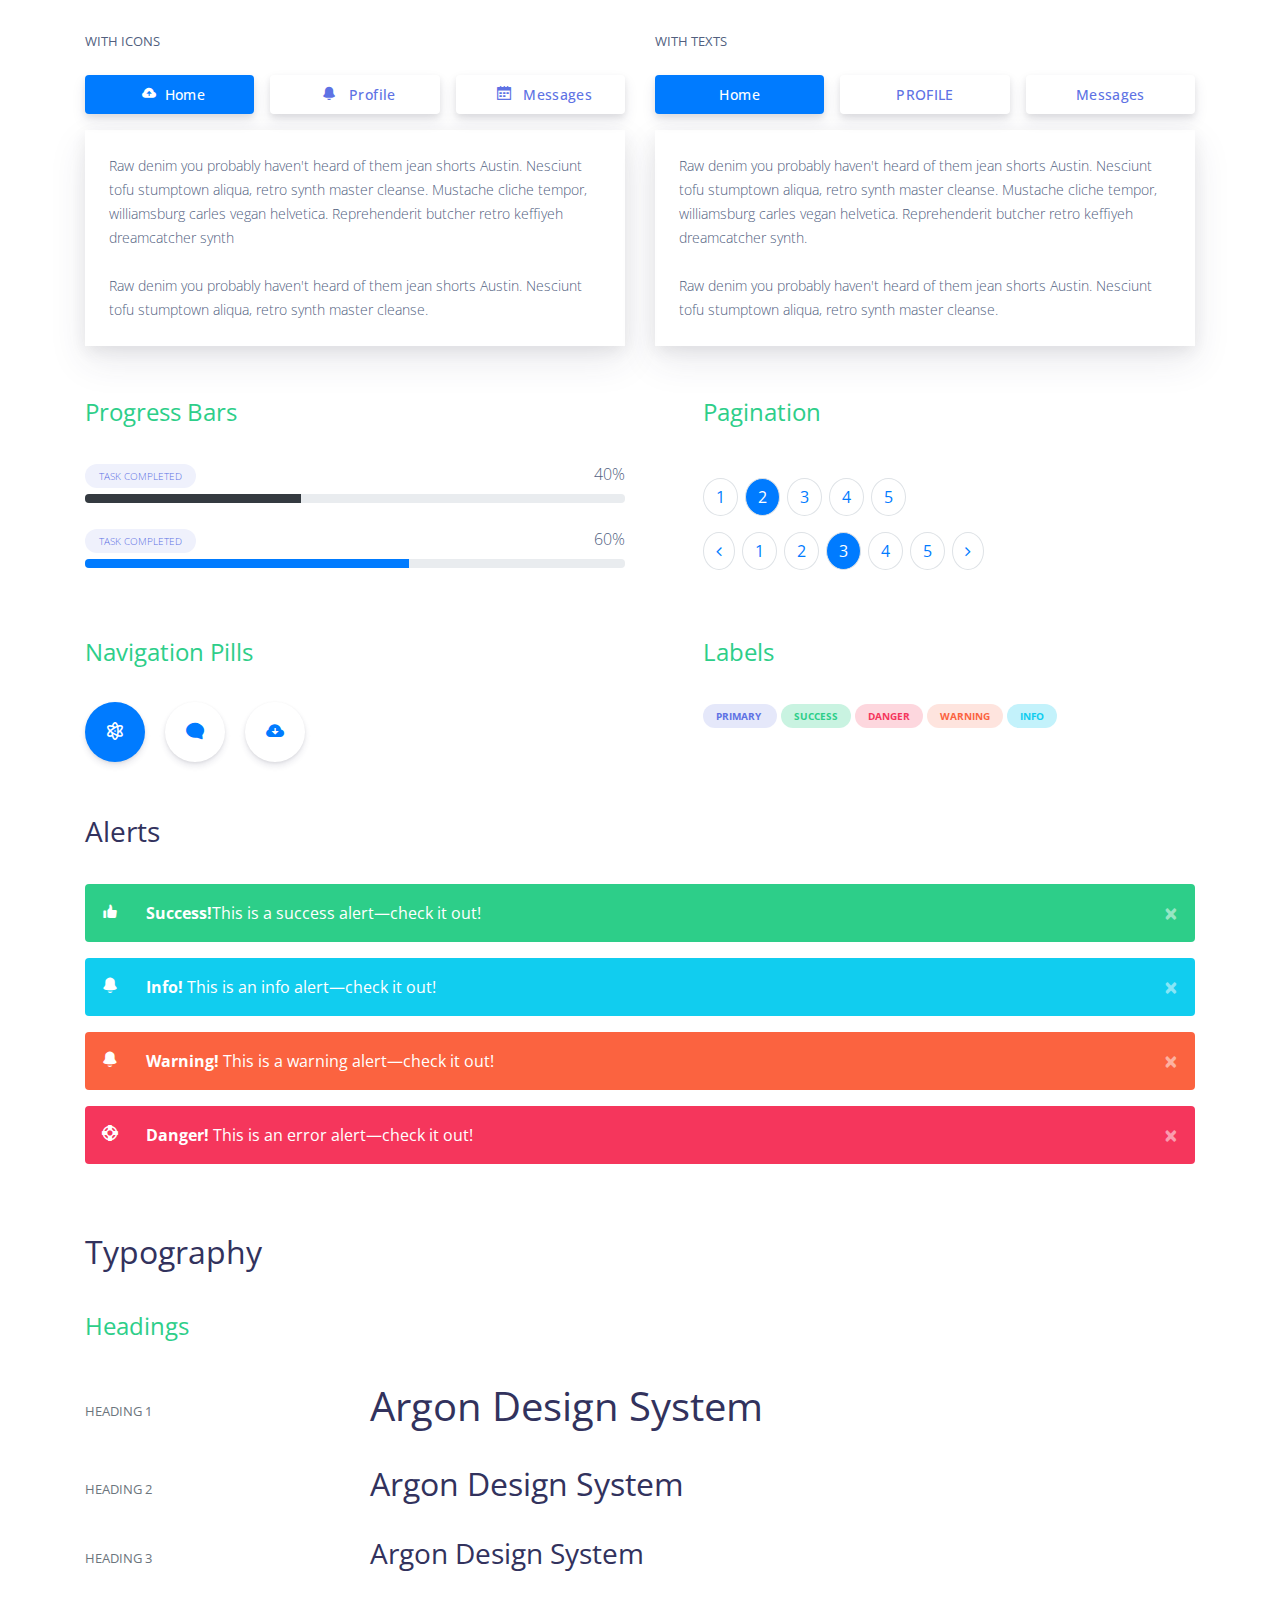
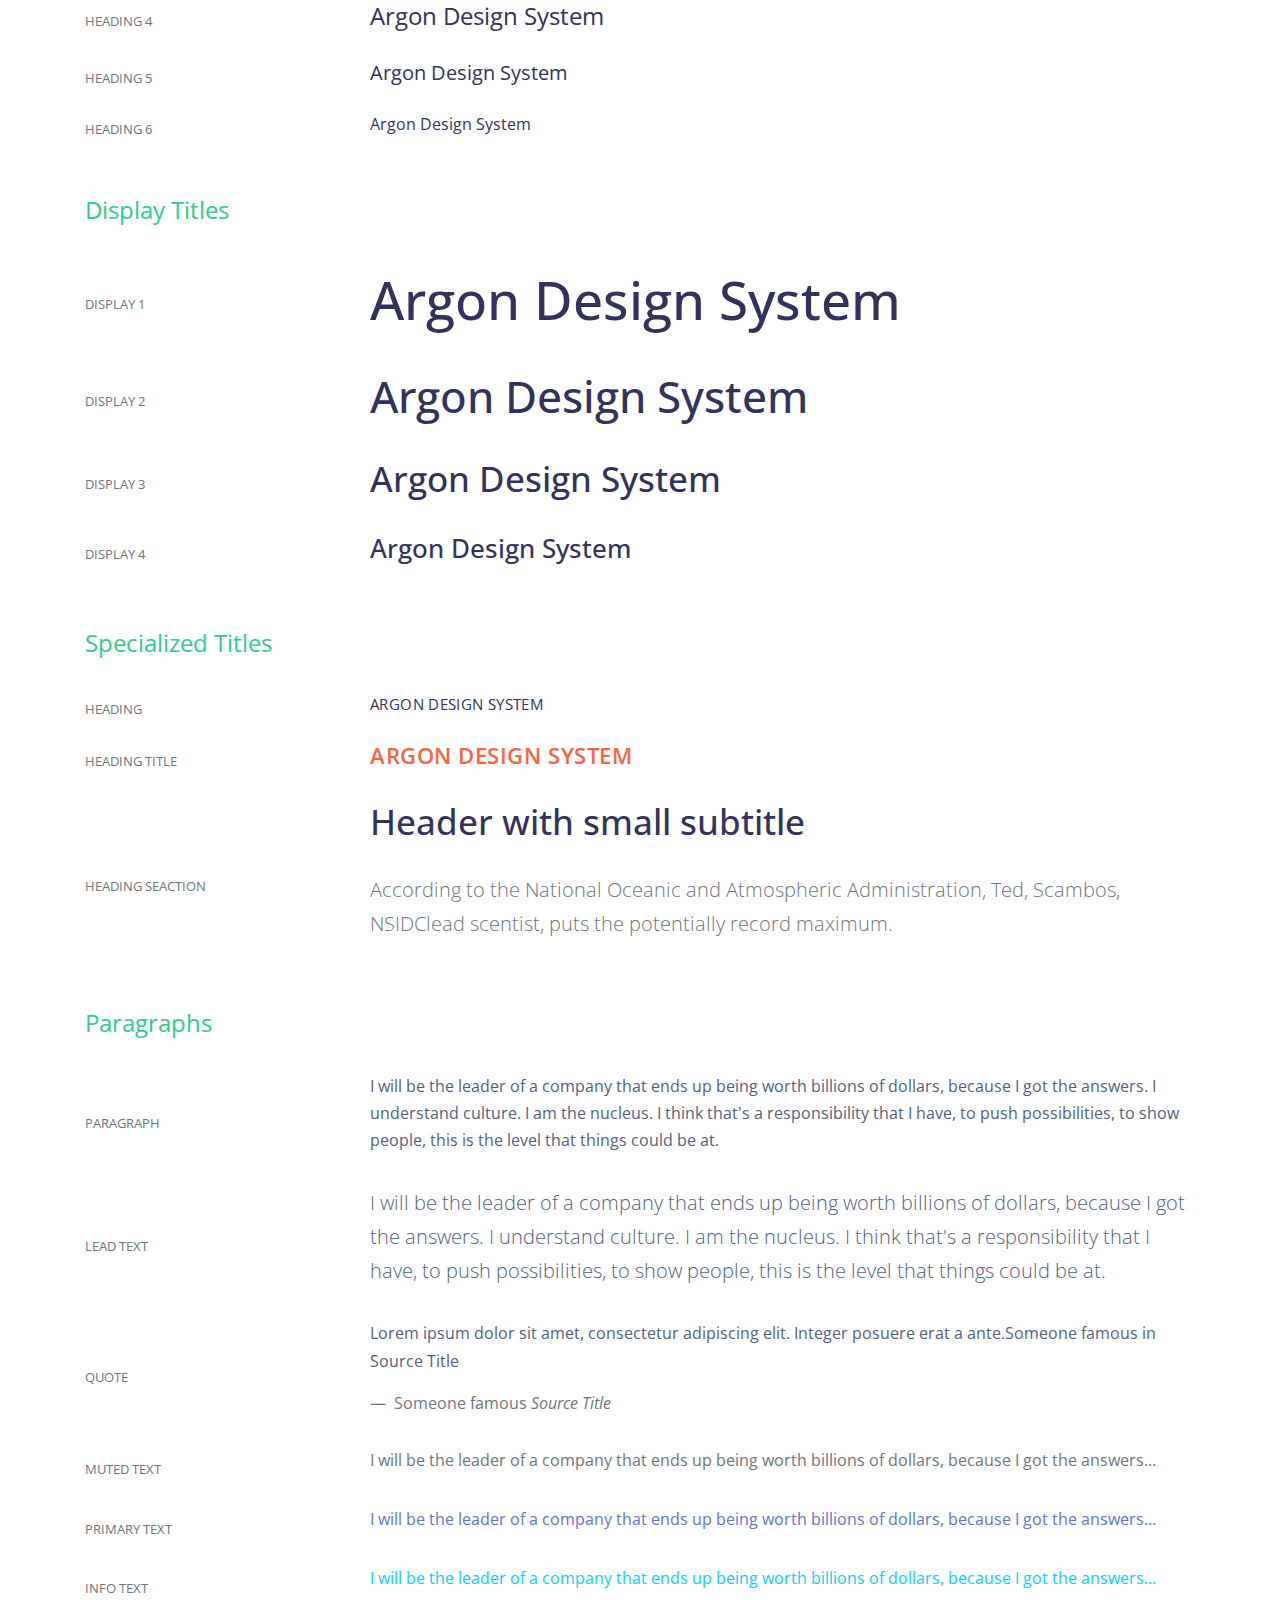
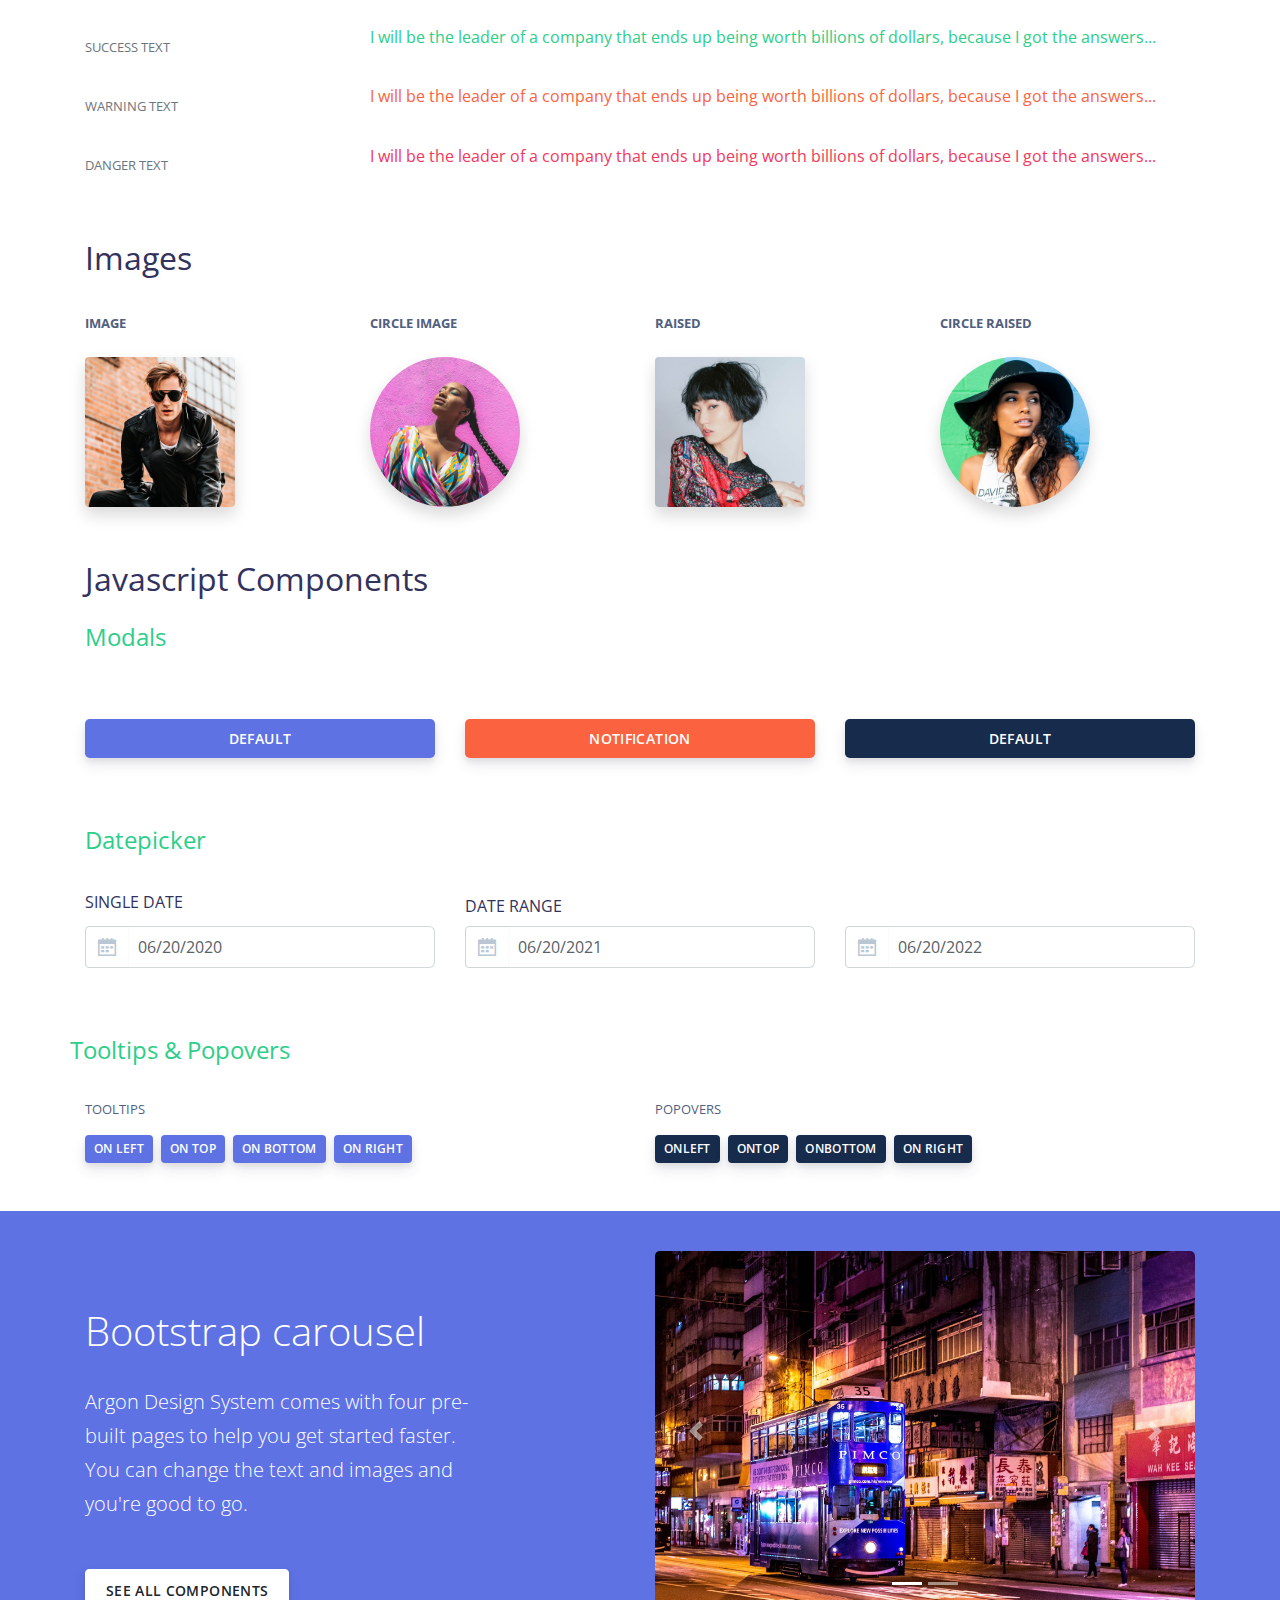
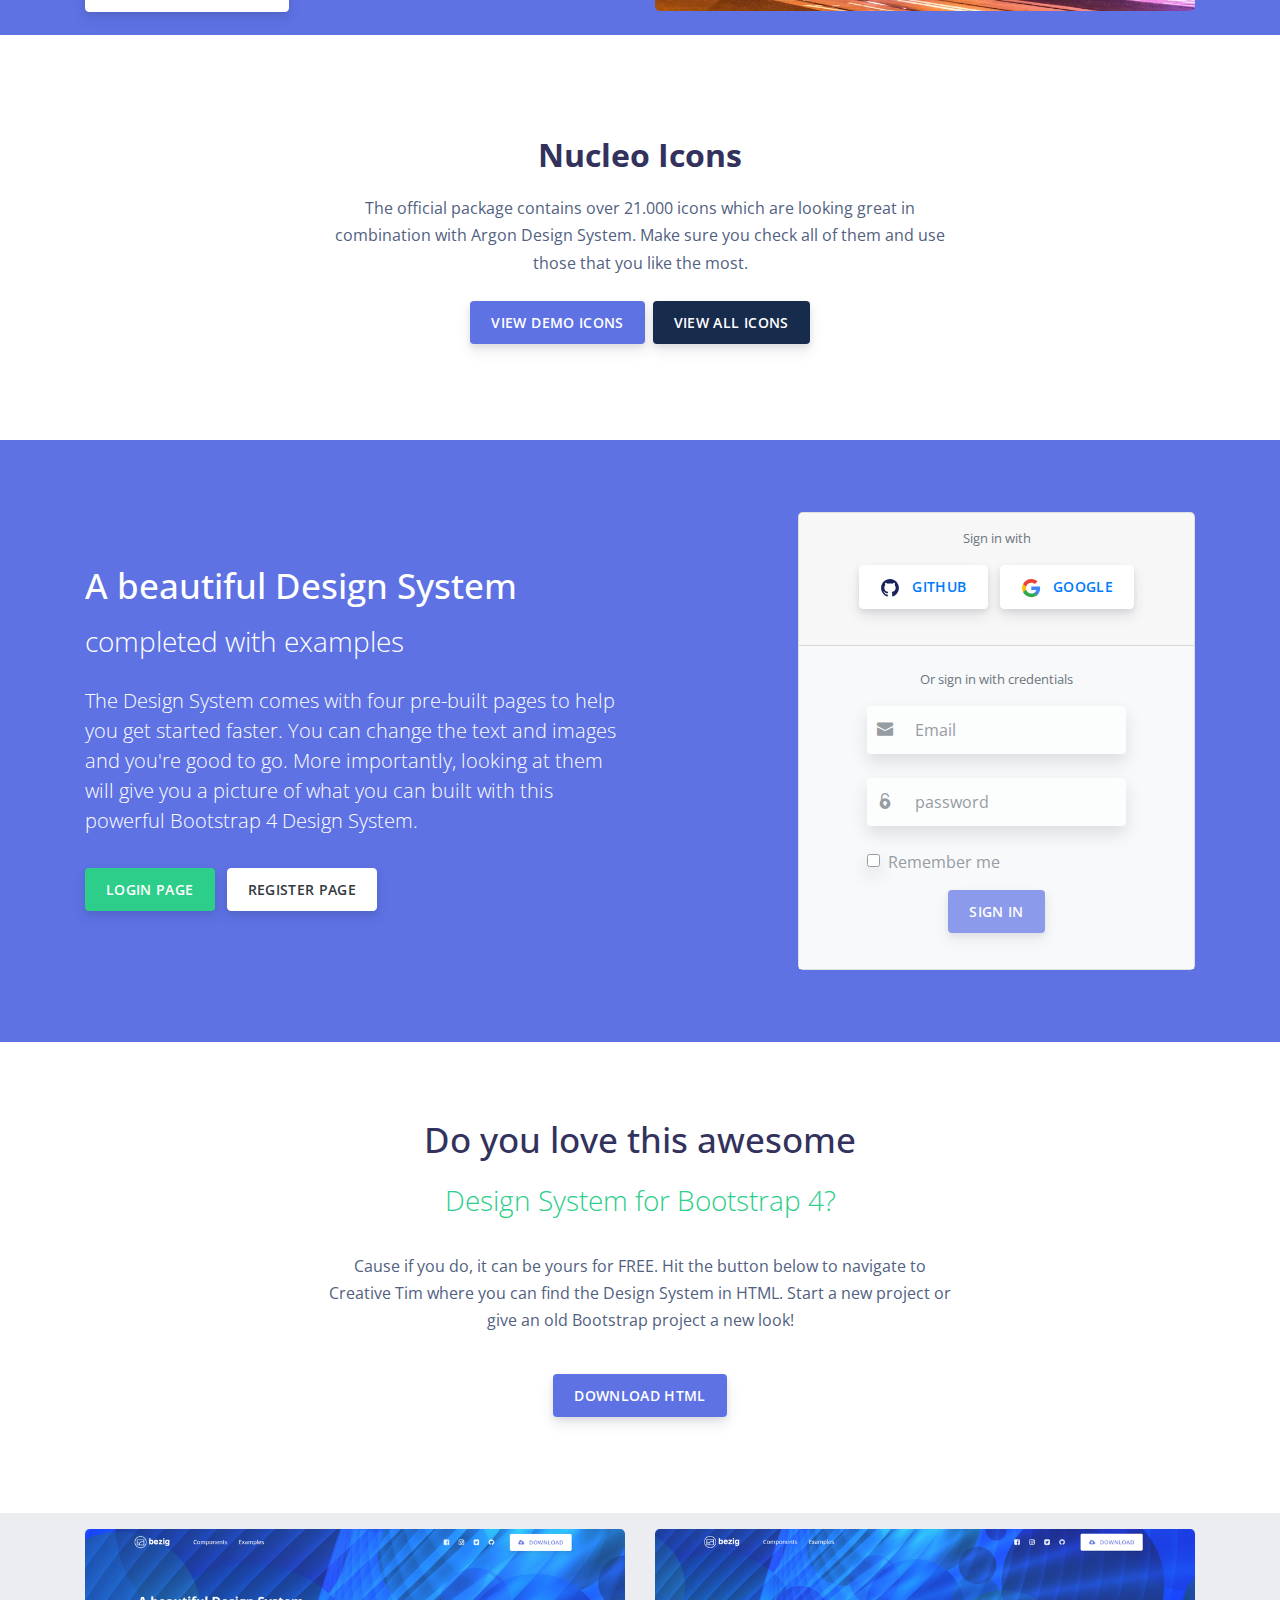
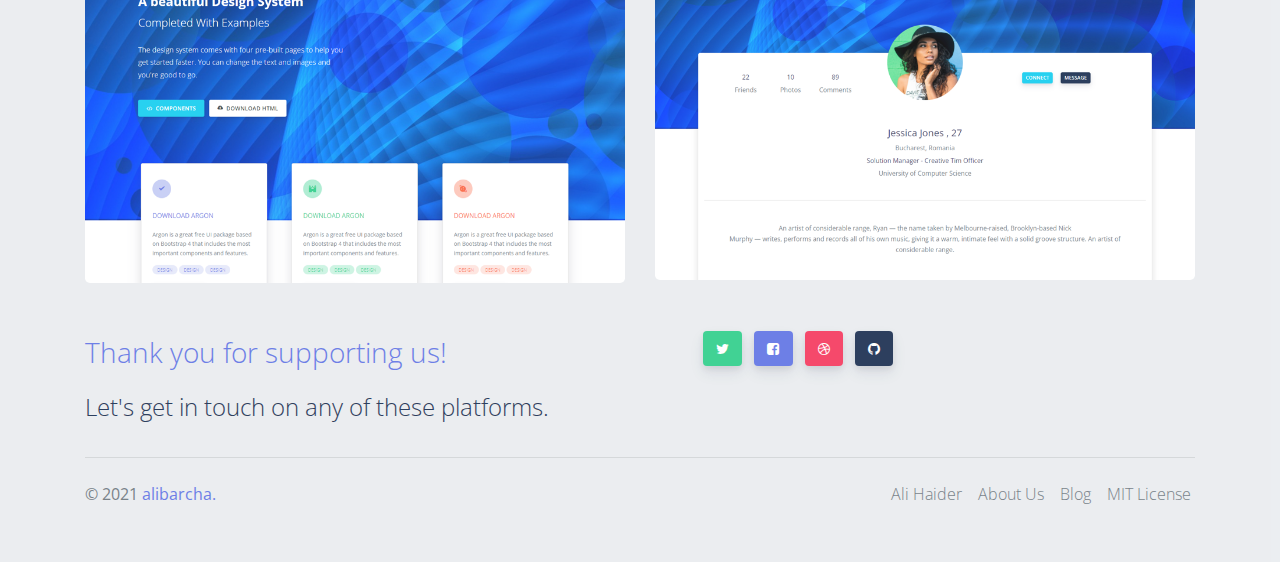
<file: home.html>
<!doctype html>
<html lang="en">

<head>
  <!-- Required meta tags -->
  <meta charset="utf-8">
  <meta name="viewport" content="width=device-width, initial-scale=1, shrink-to-fit=no">
  <!-- bootstrap -->
  <link rel="stylesheet" href="./assets/vandor/bootstrap/css/bootstrap.css">
  <!-- font awesome -->
  <link rel="stylesheet" href="./assets/vandor/nucleo/css/nucleo.css">
  <link rel="stylesheet" href="./assets/vandor/font-awesome/css/font-awesome.min.css">
  <!-- dotpicker plugin css -->
  <link rel="stylesheet" href="./assets/vandor/bootstrap-datepicker/css/bootstrap-datepicker.css">
  <!-- custom styles -->
  <link rel="stylesheet" href="./assets/css/index.css">
  <!-- google fonts -->
  <link href="https://fonts.googleapis.com/css2?family=Open+Sans:wght@300;400;500;600;700;800&display=swap" rel="stylesheet">
   <!-- favicon -->
   <link rel="icon" type="image" href="assets/images/favicon.png">
  <title>Bezig Design System - Bootstrap 4 - Home page</title>
</head>

<body>
  <div class="banner">
    <!-- ========header section======= -->
    <header class="header header-global">
      <!-- navbar -->
      <nav id="navbar-main" class="navbar navbar-expand-lg  navbar-light navbar-main navbar-transparent headroom">
        <div class="container ">
          <!-- brand -->
          <a href="index.html" class="navbar-brand mr-lg-5 d-inline-block">
            <img src="assets/images/brand/white-logo.svg"height="100px" width="100px" class="img-fluid" alt="logo">
          </a>
          <!-- toggler -->
          <button type="button" class="navbar-toggler" data-toggle="collapse" data-target="#navbar_global"
            aria-expanded="false" aria-controls="navbar_global" aria-label="toggle navigation">
            <span class="navbar-toggler-icon"></span>
          </button>

          <!-- -----custom collapse -->
          <div class="navbar-collapse collapse" id="navbar_global">
            <div class="navbar-collapse-header">
              <div class="row">
                <div class="col-6 collapse-brand">
                  <a href="index.html">
                    <img src="./assets/images/brand/black-logo.svg" alt="logo">
                  </a>
                </div>
                <div class="col-6 collapse-close">
                  <button type="button" class="navbar-toggler" data-toggle="collapse" data-target="#navbar_global"
                    aria-controls="navbar_global" aria-expanded="false" aria-label="Toggle navigation">
                    <span></span>
                    <span></span>
                  </button>
                </div>
              </div>
            </div>  
            <!-- nav -->
            <ul class="navbar-nav navbar-nav-hover align-items-lg-center">
              <li class="nav-item dropdown">
                <a href="#" class="nav-link" data-toggle="dropdown" href="#" role="button">
                  <i class="ni ni-ui-04 d-lg-none"></i>
                  <span class="nav-link-inner--text">Components</span>
                </a>
                <div class="dropdown-menu  dropdown-menu-xl ">

                  <div class="dropdown-menu-inner">
                    <!-- drop item 1 -->
                    <div class="dropdown-item">
                      <a href="home.html" class="media d-flex align-items-center ">
                        <div class="icon  background-primary text-white  rounded-circle icon-box">
                          <i class="ni ni-spaceship  text-white"></i>
                        </div>
                        <div class="media-body ml-3">
                          <h6 class=" text-primary mb-md-1">Getting started</h6>
                          <small class="para  d-none d-md-inline-block mb-0">Learn how to use Argon compiling Scss,
                            change brand<br> colors and more.</small>
                        </div>
                      </a>
                    </div>
                    <!--dropdown item end-->

                    <!-- drop item 2 -->
                    <div class="dropdown-item">
                      <a href="home.html" class="media d-flex align-items-center">
                        <div class="icon background-success text-white  rounded-circle text-white icon-box">
                          <i class="ni ni-palette"></i>
                        </div>

                        <div class="media-body ml-3">
                          <h6 class=" text-primary  mb-md-1 ">Foundation</h6>
                          <small class="para d-none d-md-inline-block mb-0 ">Learn more about colors, typography, icons
                            and the grid<br> system we used for Argon.</small>
                        </div>
                      </a>
                    </div>
                    <!--dropdown item end-->
                    <!-- drop item 3 -->
                    <div class="dropdown-item">
                      <a href="home.html" class="media d-flex align-items-center">
                        <div class="icon background-warning text-white  rounded-circle  icon-box">
                          <i class="ni ni-ui-04 "></i>
                        </div>
                        <div class="media-body ml-3">
                          <h6 class=" text-danger  mb-md-1">Components</h6>
                          <small class="para d-none d-md-inline-block mb-0">Browse our 50 beautiful handcrafted
                            components<br> offered in the Free version.</small>
                        </div>
                      </a>
                    </div>
                    <!--dropdown item end-->
                  </div>
                </div>
              </li>

              <li class="nav-item dropdown">
                <a href="#" class="nav-link" data-toggle="dropdown" href="#" role="button">
                  <i class="ni ni-collection d-lg-none"></i>
                  <span class="nav-link-inner--text">Examples</span>
                </a>
                <div class="dropdown-menu border-0 ">
                  <a href="index.html" class="dropdown-item">Landing</a>
                  <a href="profile.html" class="dropdown-item">Profile</a>
                  <a href="login.html" class="dropdown-item">Login</a>
                  <a href="register.html" class="dropdown-item">Register</a>
                </div>
              </li>
            </ul>
            <ul class="navbar-nav align-items-lg-center ml-lg-auto">
              <li class="nav-item">
                <a class="nav-link nav-link-icon" href="#" target="_blank" data-toggle="tooltip"
                  title="Like us on Facebook">
                  <i class="fa fa-facebook-square"></i>
                  <span class="nav-link-inner--text d-lg-none">Facebook</span>
                </a>
              </li>
              <li class="nav-item">
                <a class="nav-link nav-link-icon" href="#" target="_blank" data-toggle="tooltip"
                  title="Follow us on Instagram">
                  <i class="fa fa-instagram"></i>
                  <span class="nav-link-inner--text d-lg-none">Instagram</span>
                </a>
              </li>
              <li class="nav-item">
                <a class="nav-link nav-link-icon" href="#" target="_blank" data-toggle="tooltip"
                  title="Follow us on Twitter">
                  <i class="fa fa-twitter-square"></i>
                  <span class="nav-link-inner--text d-lg-none">Twitter</span>
                </a>
              </li>
              <li class="nav-item">
                <a class="nav-link nav-link-icon" href="#" target="_blank" data-toggle="tooltip"
                  title="Star us on Github">
                  <i class="fa fa-github "></i>
                  <span class="nav-link-inner--text d-lg-none">Github</span>
                </a>
              </li>
              <li class="nav-item d-none d-lg-block ml-lg-4">
                <a href="#" target="_blank" class="btn custom-btn button-neutral button-mediam  ">
                  <span class="btn-inner--icon">
                    <i class="fa fa-cloud-download mr-2"></i>
                  </span>
                  <span class="nav-link-inner">Download</span>
                </a>
              </li>
            </ul>

          </div>
        </div>
        <!--container-->
      </nav>
    </header>
    <!--==========hero section========== -->
    <div class="container  hero">
      <div class="row justify-content-center hero-row   ">
        <div class="col-lg-6">
          <img src="./assets/images/brand/white-logo.svg" class="img-fluid" alt="logo" width="180px" height="180px">
          <p class="lead py-3 px-4">A beautiful Design System for Bootstrap 4. It's Free and Open Source.</p>
          <a class="btn custom-btn button-lg  button-white text-dark">
            <i class="ni ni-cloud-download-95 "></i> download html
          </a>
          <a class="btn custom-btn button-lg button-dark mx-2 my-sm-0 my-3">
            <i class="fa fa-github "></i><span class="text-danger"> start us</span> on github
          </a>
          <br>
        </div>
      </div>
    </div><br>
  </div>
  </div>
  <!--banner end-->
  <!-- ==========second section ========== -->
  <div class="container my-5  basic-elements">
    <div class="row">
      <div class="col ">
        <h2 class="h2"><span>Basic Elements</span></h2>
        <h3 class="h4  color-success  text-capitalize">buttons</h3>
        <button class="btn custom-btn button-mediam button-primary ">button</button>
        <button class="btn custom-btn  button-mediam  button-primary mx-2 "> <i class="ni ni-bag-17 px-1 "></i> with
          icon</button>
        <button class="btn custom-btn  button-mediam  button-primary "><i class="ni ni-bag-17"></i></button>
      </div>
    </div>
    <div class="row">
      <div class="col ">
        <small>PICK YOUR SIZE</small><br>
        <button class="btn custom-btn button-sm button-primary">small</button>
        <button class="btn custom-btn  button-mediam button-primary mx-2">regular</button>
        <button class="btn custom-btn button-lg button-primary">large button</button>
      </div>
    </div>
    <div class="row">
      <div class="col">
        <small>PICK YOUR color</small><br>
        <button class="btn custom-btn button-mediam button-primary">primary</button>
        <button class="btn custom-btn button-mediam button-info mx-2">info</button>
        <button class="btn custom-btn button-mediam button-success">success</button>
        <button class="btn custom-btn button-mediam button-warning mx-2">warning</button>
        <button class="btn custom-btn button-mediam button-danger">danger</button>
        <button class="btn custom-btn button-mediam button-neutral mx-2">neutral</button>
      </div>
    </div>
    <div class="row">
      <div class="col">
        <small>outline</small><br>
        <button class="btn outline button-outline-primary ">outline-primary</button>
        <button class="btn outline  button-outline-info mx-sm-2">outline-info</button>
        <button class="btn outline  button-outline-success">outline-sucess</button>
        <button class="btn outline  button-outline-warning mx-sm-2">outline-warning</button>
        <button class="btn outline  button-outline-danger">outline-danger</button>
      </div>
    </div>

    <div class="row">
      <div class="col">
        <small class="d-block">links</small><br>
        <a href="#" class=" custom-link  color-dark">default</a>
        <a href="#" class=" custom-link  color-primary">primary</a>
        <a href="#" class=" custom-link  color-info">info</a>
        <a href="#" class=" custom-link  color-success">success</a>
        <a href="#" class=" custom-link  color-warning ">warning</a>
        <a href="#" class=" custom-link  color-danger">danger</a>
      </div>
    </div>
  </div>
  <!-- ==========forms section========== -->

  <div class="container ">
    <div class="row p-3">
      <h3 class="h4 color-success text-capitalize">Inputs</h3>
    </div>
    <div class="row px-3">
      <small>FORM CONTROLS</small>
    </div>

    <!-- form row -->
    <div class="row my-3 form-section-1">
      <!-- col 1 -->
      <div class="col-lg-4 col-sm-6 ">
        <!-- 1 -->
        <div class="input-group mb-3">
          <input type="text" class="form-control custom-input" placeholder="Regular">
        </div>
        <!-- 2 -->
        <div class="input-group mb-3">
          <div class="input-group-prepend">
            <span class="input-group-text"><i class="ni ni-zoom-split-in input-icon"></i></span>
          </div>
          <input type="text" class="form-control custom-input border-left-0" placeholder="Birthday">
        </div>
      </div>
      <!-- col 2 -->
      <div class="col-lg-4 col-sm-6 ">
        <!-- 1 -->
        <div class="input-group mb-3">
          <input type="text" class="form-control custom-input" placeholder="Regular" disabled>
        </div>
        <!-- 2 -->
        <div class="input-group mb-3">
          <input type="text" class="form-control custom-input border-right-0 " placeholder="Birthday">
          <div class="input-group-append ">
            <span class="input-group-text "> <i class="ni ni-zoom-split-in input-icon "></i></span>
          </div>
        </div>
      </div>

      <!-- col 3 -->
      <div class="col-lg-4 col-sm-6 ">
        <!-- 1 -->
        <div class="input-group mb-3">
          <input type="text" class="form-control custom-input is-valid" placeholder="Success">
        </div>
        <!-- 2 -->
        <div class="input-group mb-3">
          <input type="text" class="form-control custom-input is-invalid" placeholder="Error input">
        </div>
      </div>

    </div>
  </div>

  <!-- ======2 form======= -->
  <div class="jumbotron my-5">
    <div class="container form-section-2">
      <div class="row px-3">
        <small>FORM CONTROLS (ALTERNATIVE)</small>
      </div>

      <!-- form row -->
      <div class="row my-3 form-section">
        <!-- col 1 -->
        <div class="col-lg-4 col-sm-6 ">
          <!-- 1 -->
          <div class="input-group mb-3">
            <input type="text" class="form-control custom-input" placeholder="Regular">
          </div>
          <!-- 2 -->
          <div class="input-group mb-3">
            <div class="input-group-prepend">
              <span class="input-group-text"> <i class="ni ni-zoom-split-in input-icon "></i></span>
            </div>
            <input type="text" class="form-control custom-input border-left-0" placeholder="Birthday">
          </div>
        </div>
        <!-- col 2 -->
        <div class="col-lg-4 col-sm-6 ">
          <!-- 1 -->
          <div class="input-group mb-3">
            <input type="text" class="form-control custom-input" placeholder="Regular" disabled>
          </div>
          <!-- 2 -->
          <div class="input-group mb-3">
            <input type="text" class="form-control custom-input border-right-0" placeholder="Birthday">
            <div class="input-group-append">
              <span class="input-group-text"> <i class="ni ni-zoom-split-in input-icon "></i></span>
            </div>
          </div>
        </div>

        <!-- col 3 -->
        <div class="col-lg-4 col-sm-6 ">
          <!-- 1 -->
          <div class="input-group mb-3">
            <input type="text" class="form-control custom-input is-valid" placeholder="Success">
          </div>
          <!-- 2 -->
          <div class="input-group mb-3">
            <input type="text" class="form-control custom-input is-invalid" placeholder="Error input">
          </div>
        </div>


      </div>
    </div>
  </div>
  <!-- ========checkbox section========== -->

  <div class="container ">
    <div class="row">

      <div class="col-lg-3 mb-lg-0 mb-4  ">
        <small class="text-uppercase font-weight-bold py-3 d-block">CHECKBOXES</small>
        <!-- 1 -->
        <div class="custom-control custom-checkbox">
          <input type="checkbox" name="" id="customcheck-1" class="custom-control-input">
          <label for="customcheck-1" class="custom-control-label text-muted">Unchecked</label>
        </div>
        <!-- 2 -->
        <div class="custom-control custom-checkbox py-3">
          <input type="checkbox" id="customcheck-2" class="custom-control-input" checked>
          <label for="customcheck-2" class="custom-control-label text-muted">Checked</label>
        </div>
        <!-- 3 -->
        <div class="custom-control custom-checkbox pb-3">
          <input type="checkbox" id="customcheck-3" class="custom-control-input" disabled>
          <label for="customcheck-3" class="custom-control-label text-muted">Disabled Unchecked
          </label>
        </div>
        <!-- 4 -->
        <div class="custom-control custom-checkbox">
          <input type="checkbox" id="customcheck-4" class="custom-control-input" checked disabled>
          <label for="customcheck-4" class="custom-control-label text-muted">Disabled Checked</label>
        </div>
      </div>

      <!-- radio -->
      <div class="col-lg-3  mb-lg-0 mb-4 ">

        <small class="text-uppercase font-weight-bold py-3 d-block">RADIOS</small>
        <!-- 1 -->
        <div class="custom-control custom-radio">
          <input type="radio" name="" id="customradio-1" class="custom-control-input">
          <label for="customradio-1" class="custom-control-label text-muted">Unchecked</label>
        </div>
        <!-- 2 -->
        <div class="custom-control custom-radio py-3">
          <input type="radio" id="customradio-2" class="custom-control-input" checked>
          <label for="customradio-2" class="custom-control-label text-muted">Checked</label>
        </div>
        <!-- 3 -->
        <div class="custom-control custom-radio pb-3">
          <input type="radio" id="customcheck-3" class="custom-control-input" disabled>
          <label for="customcheck-3" class="custom-control-label text-muted">Disabled Unchecked
          </label>
        </div>
        <!-- 4 -->
        <div class="custom-control custom-radio">
          <input type="radio" id="customcheck-4" class="custom-control-input" checked disabled>
          <label for="customcheck-4" class="custom-control-label text-muted">Disabled Checked</label>
        </div>

      </div>

      <!-- switch -->
      <div class="col-lg-3  mb-lg-0 mb-4">
        <small class="text-uppercase font-weight-bold py-3 d-block">TOGGLE BUTTONS</small>
        <!-- 1 -->
        <div class="custom-control custom-switch">
          <input type="radio" name="" id="customswitch-1" class="custom-control-input ">
          <label for="customswitch-1" class="custom-control-label text-muted text-muted">Unchecked</label>
        </div>
        <!-- 2 -->
        <div class="custom-control custom-switch py-3">
          <input type="radio" id="customswitch-2" class="custom-control-input" checked>
          <label for="customswitch-2" class="custom-control-label text-muted text-muted">Checked</label>
        </div>
      </div>

      <!-- slider -->
      <div class="col-lg-3 mb-lg-0 mb-4 ">
        <small class="text-uppercase font-weight-bold py-3 d-block">SLIDERS</small>
        <!-- 1 -->
        <div class="custom-control">
          <input type="range" name="" id="customrange-1" class="custom-range form-control-range">
        </div>
        <!-- 2 -->
        <div class="custom-control  py-3">
          <input type="range" id="customrange-2" class=" custom-range form-control-range" checked>
        </div>
      </div>
    </div>
  </div>

  <!--======== menu======== -->
  <div class="container  my-5">
    <div class="row">
      <div class="col">
        <h3 class="h4  color-success text-capitalize">Menu</h3>
      </div>
    </div>
    <div class="row">
      <!-- col 1 -->
      <div class="col-lg-6">
        <small class="pb-3 d-block">WITH TEXT</small>
        <!-- inner container -->
        <nav class="navbar navbar-expand-lg navbar-dark bg-primary rounded">
          <div class="container">
            <a class="navbar-brand" href="#">Menu</a>
            <button class="navbar-toggler" type="button" data-toggle="collapse" data-target="#nav-inner-primary"
              aria-controls="nav-inner-primary" aria-expanded="false" aria-label="Toggle navigation">
              <span class="navbar-toggler-icon"></span>
            </button>
            <div class="collapse navbar-collapse" id="nav-inner-primary">
              <div class="navbar-collapse-header">
                <div class="row">
                  <div class="col-6 collapse-brand">
                    <a href="index.html">
                      <img src="./assets/images/brand/black-logo.svg">
                    </a>
                  </div>
                  <div class="col-6 collapse-close">
                    <button type="button" class="navbar-toggler" data-toggle="collapse" data-target="#nav-inner-primary"
                      aria-controls="nav-inner-primary" aria-expanded="false" aria-label="Toggle navigation">
                      <span></span>
                      <span></span>
                    </button>
                  </div>
                </div>
              </div>
              <ul class="navbar-nav ml-lg-auto">
                <li class="nav-item">
                  <a class="nav-link text-white" href="#">Discover </a>
                </li>
                <li class="nav-item">
                  <a class="nav-link text-white" href="#">Profile</a>
                </li>
                <li class="nav-item dropdown">
                  <a class="nav-link text-white" href="#" id="nav-inner-primary_dropdown_1" role="button"
                    data-toggle="dropdown" aria-haspopup="true" aria-expanded="false">Settings</a>
                  <div class="dropdown-menu dropdown-menu-right" aria-labelledby="nav-inner-primary_dropdown_1">
                    <a class="dropdown-item" href="#">Action</a>
                    <a class="dropdown-item" href="#">Another action</a>
                    <div class="dropdown-divider"></div>
                    <a class="dropdown-item" href="#">Something else here</a>
                  </div>
                </li>
              </ul>
            </div>
          </div>
        </nav>
      </div>
      <!-- col 2 -->
      <div class="col-lg-6">
        <small class="pb-3 d-block ">WITH TEXT</small>
        <!-- inner container -->
        <nav class="navbar navbar-expand-lg navbar-dark background-success rounded">
          <div class="container">
            <a class="navbar-brand" href="#">Menu</a>
            <button class="navbar-toggler" type="button" data-toggle="collapse" data-target="#nav-inner-success"
              aria-controls="nav-inner-success" aria-expanded="false" aria-label="Toggle navigation">
              <span class="navbar-toggler-icon"></span>
            </button>
            <div class="collapse navbar-collapse" id="nav-inner-success">
              <div class="navbar-collapse-header">
                <div class="row">
                  <div class="col-6 collapse-brand">
                    <a href="index.html">
                      <img src="./assets/images/brand/black-logo.svg">
                    </a>
                  </div>
                  <div class="col-6 collapse-close">
                    <button type="button" class="navbar-toggler" data-toggle="collapse" data-target="#nav-inner-success"
                      aria-controls="nav-inner-success" aria-expanded="false" aria-label="Toggle navigation">
                      <span></span>
                      <span></span>
                    </button>
                  </div>
                </div>
              </div>
              <ul class="navbar-nav ml-lg-auto ">
                <li class="nav-item">
                  <a class="nav-link text-white" href="#"> <i class="ni ni-favourite-28"></i> </a>
                </li>
                <li class="nav-item">
                  <a class="nav-link text-white" href="#"><i class="ni ni-notification-70"></i></a>
                </li>
                <li class="nav-item dropdown">
                  <a class="nav-link text-white" href="#" id="nav-inner-primary_dropdown_1" role="button"
                    data-toggle="dropdown" aria-haspopup="true" aria-expanded="false"><i class="ni ni-settings-gear-65"></i></a>
                  <div class="dropdown-menu dropdown-menu-right" aria-labelledby="nav-inner-success_dropdown_1">
                    <a class="dropdown-item" href="#">Action</a>
                    <a class="dropdown-item" href="#">Another action</a>
                    <div class="dropdown-divider"></div>
                    <a class="dropdown-item" href="#">Something else here</a>
                  </div>
                </li>
              </ul>
            </div>
          </div>
        </nav>
      </div>
    </div>
  </div>
  <!--========= Navsbars========= -->
  <div class="container  my-4">
    <div class="row">
      <div class="col-12">
        <h2 class="h2 color-dark text-capitalize"><span>navbars</span></h2>
      </div>
    </div>
  </div>
  <!-- =====navbar 1 =====-->
  <nav class="navbar navbar-expand-lg navbar-dark background-dark my-3 ">
    <div class="container">
      <a class="navbar-brand" href="#">DEFAULT COLOR
      </a>
      <button class="navbar-toggler" type="button" data-toggle="collapse" data-target="#nav-inner-dark"
        aria-controls="nav-inner-dark" aria-expanded="false" aria-label="Toggle navigation">
        <span class="navbar-toggler-icon"></span>
      </button>
      <div class="collapse navbar-collapse" id="nav-inner-dark">
        <div class="navbar-collapse-header">
          <div class="row">
            <div class="col-6 collapse-brand">
              <a href="index.html">
                <img src="./assets/images/brand/black-logo.svg">
              </a>
            </div>
            <div class="col-6 collapse-close">
              <button type="button" class="navbar-toggler" data-toggle="collapse" data-target="#nav-inner-dark"
                aria-controls="nav-inner-dark" aria-expanded="false" aria-label="Toggle navigation">
                <span></span>
                <span></span>
              </button>
            </div>
          </div>
        </div>
        <ul class="navbar-nav ml-lg-auto">
          <li class="nav-item">
            <a class="nav-link text-white" href="#"><i class="ni ni-favourite-28"></i><span class="d-lg-none">
                Discover</span></a>
          </li>
          <li class="nav-item">
            <a class="nav-link text-white" href="#"><i class="ni ni-notification-70"></i><span class="d-lg-none">
                Profile</span></a>
          </li>
          <li class="nav-item dropdown">
            <a class="nav-link text-white" href="#" id="nav-inner-dark_dropdown_1" role="button" data-toggle="dropdown"
              aria-haspopup="true" aria-expanded="false"><i class="ni ni-settings-gear-65"></i><span class="d-lg-none">
                Setting</span></a>
            <div class="dropdown-menu dropdown-menu-right" aria-labelledby="nav-inner-dark_dropdown_1">
              <a class="dropdown-item" href="#">Action</a>
              <a class="dropdown-item" href="#">Another action</a>
              <div class="dropdown-divider"></div>
              <a class="dropdown-item" href="#">Something else here</a>
            </div>
          </li>
        </ul>
      </div>
    </div>
  </nav>
  <!-- =====navbar 2 =====-->
  <nav class="navbar navbar-expand-lg navbar-dark background-primary my-3 ">
    <div class="container">
      <a class="navbar-brand" href="#">PRIMARY COLOR
      </a>
      <button class="navbar-toggler" type="button" data-toggle="collapse" data-target="#nav-inner-primary2"
        aria-controls="nav-inner-primary2" aria-expanded="false" aria-label="Toggle navigation">
        <span class="navbar-toggler-icon"></span>
      </button>
      <div class="collapse navbar-collapse" id="nav-inner-primary2">
        <div class="navbar-collapse-header">
          <div class="row">
            <div class="col-6 collapse-brand">
              <a href="index.html">
                <img src="./assets/images/brand/black-logo.svg">
              </a>
            </div>
            <div class="col-6 collapse-close">
              <button type="button" class="navbar-toggler" data-toggle="collapse" data-target="#nav-inner-primary2"
                aria-controls="nav-inner-primary2" aria-expanded="false" aria-label="Toggle navigation">
                <span></span>
                <span></span>
              </button>
            </div>
          </div>
        </div>
        <ul class="navbar-nav ml-lg-auto">
          <li class="nav-item">
            <a class="nav-link text-white" href="#"> Discover
            </a>
          </li>
          <li class="nav-item">
            <a class="nav-link text-white" href="#"> Profile</a>
          </li>
          <li class="nav-item dropdown">
            <a class="nav-link text-white" href="#" id="nav-inner-primary2_dropdown_1" role="button"
              data-toggle="dropdown" aria-haspopup="true" aria-expanded="false"> Settings</a>
            <div class="dropdown-menu dropdown-menu-right" aria-labelledby="nav-inner-primary2_dropdown_1">
              <a class="dropdown-item" href="#">Action</a>
              <a class="dropdown-item" href="#">Another action</a>
              <div class="dropdown-divider"></div>
              <a class="dropdown-item" href="#">Something else here</a>
            </div>
          </li>
        </ul>
      </div>
    </div>
  </nav>

  <!-- =====navbar 3 =====-->
  <nav class="navbar navbar-expand-lg navbar-dark background-success my-3 ">
    <div class="container">
      <a class="navbar-brand" href="#">SUCCESS COLOR
      </a>
      <button class="navbar-toggler" type="button" data-toggle="collapse" data-target="#nav-inner-success2"
        aria-controls="nav-inner-success2" aria-expanded="false" aria-label="Toggle navigation">
        <span class="navbar-toggler-icon"></span>
      </button>
      <div class="collapse navbar-collapse" id="nav-inner-success2">
        <div class="navbar-collapse-header">
          <div class="row">
            <div class="col-6 collapse-brand">
              <a href="index.html">
                <img src="./assets/images/brand/black-logo.svg">
              </a>
            </div>
            <div class="col-6 collapse-close">
              <button type="button" class="navbar-toggler" data-toggle="collapse" data-target="#nav-inner-success2"
                aria-controls="nav-inner-success2" aria-expanded="false" aria-label="Toggle navigation">
                <span></span>
                <span></span>
              </button>
            </div>
          </div>
        </div>
        <ul class="navbar-nav ml-lg-auto">
          <li class="nav-item">
            <a class="nav-link text-white" href="#"><i class="ni ni-favourite-28"></i><span class="d-lg-none"> Favorite</span>
            </a>
          </li>
          <li class="nav-item">
            <a class="nav-link text-white" href="#"><i class="ni ni-planet"></i><span class="d-lg-none"> Another
                action</span> </a>
          </li>
          <li class="nav-item dropdown">
            <a class="nav-link text-white" href="#" id="nav-inner-success2_dropdown_1" role="button"
              data-toggle="dropdown" aria-haspopup="true" aria-expanded="false"><i class="ni ni-settings-gear-65"></i><span
                class="d-lg-none"> Setting</span></a>
            <div class="dropdown-menu dropdown-menu-right" aria-labelledby="nav-inner-success2_dropdown_1">
              <a class="dropdown-item" href="#">Action</a>
              <a class="dropdown-item" href="#">Another action</a>
              <div class="dropdown-divider"></div>
              <a class="dropdown-item" href="#">Something else here</a>
            </div>
          </li>
        </ul>
      </div>
    </div>
  </nav>


  <!-- =====navbar 4 =====-->
  <nav class="navbar navbar-expand-lg navbar-dark background-danger my-3 ">
    <div class="container">
      <a class="navbar-brand" href="#">DANGER COLOR
      </a>
      <button class="navbar-toggler" type="button" data-toggle="collapse" data-target="#nav-inner-danger"
        aria-controls="nav-inner-danger" aria-expanded="false" aria-label="Toggle navigation">
        <span class="navbar-toggler-icon"></span>
      </button>
      <div class="collapse navbar-collapse" id="nav-inner-danger">
        <div class="navbar-collapse-header">
          <div class="row">
            <div class="col-6 collapse-brand">
              <a href="index.html">
                <img src="./assets/images/brand/black-logo.svg">
              </a>
            </div>
            <div class="col-6 collapse-close">
              <button type="button" class="navbar-toggler" data-toggle="collapse" data-target="#nav-inner-danger"
                aria-controls="nav-inner-danger" aria-expanded="false" aria-label="Toggle navigation">
                <span></span>
                <span></span>
              </button>
            </div>
          </div>
        </div>
        <ul class="navbar-nav ml-lg-auto">
          <li class="nav-item">
            <a class="nav-link text-white" href="#"><i class="fa fa-facebook-square"></i><span class="d-lg-none">
                Facebook</span>
            </a>
          </li>
          <li class="nav-item">
            <a class="nav-link text-white" href="#"><i class="fa fa-twitter"></i><span class="d-lg-none">
                twitter</span> </a>
          </li>
          <li class="nav-item">
            <a class="nav-link text-white" href="#"><i class="fa fa-google-plus"></i><span class="d-lg-none">
                google</span> </a>
          </li>
          <li class="nav-item dropdown">
            <a class="nav-link text-white" href="#" id="nav-inner-danger_dropdown_1" role="button"
               aria-haspopup="true" aria-expanded="false"><i class="fa fa-instagram"></i><span
                class="d-lg-none"> Instagram</span></a>
          </li>
        </ul>
      </div>
    </div>
  </nav>



  <!-- =====navbar 5 =====-->
  <nav class="navbar navbar-expand-lg navbar-dark background-warning my-3 ">
    <div class="container">
      <a class="navbar-brand" href="#">DANGER COLOR
      </a>
      <button class="navbar-toggler" type="button" data-toggle="collapse" data-target="#nav-inner-warning"
        aria-controls="nav-inner-warning" aria-expanded="false" aria-label="Toggle navigation">
        <span class="navbar-toggler-icon"></span>
      </button>
      <div class="collapse navbar-collapse" id="nav-inner-warning">
        <div class="navbar-collapse-header">
          <div class="row">
            <div class="col-6 collapse-brand">
              <a href="index.html">
                <img src="./assets/images/brand/black-logo.svg">
              </a>
            </div>
            <div class="col-6 collapse-close">
              <button type="button" class="navbar-toggler" data-toggle="collapse" data-target="#nav-inner-warning"
                aria-controls="nav-inner-warning" aria-expanded="false" aria-label="Toggle navigation">
                <span></span>
                <span></span>
              </button>
            </div>
          </div>
        </div>
        <ul class="navbar-nav ml-lg-auto">
          <li class="nav-item">
            <a class="nav-link text-white" href="#"><i class="fa fa-facebook-square"></i><span class="d-lg-none">
                Facebook</span>
            </a>
          </li>
          <li class="nav-item">
            <a class="nav-link text-white" href="#"><i class="fa fa-twitter"></i><span class="d-lg-none">
                twitter</span> </a>
          </li>
          <li class="nav-item dropdown">
            <a class="nav-link text-white" href="#" id="nav-inner-warning_dropdown_1" role="button"
               aria-haspopup="true" aria-expanded="false"><i class="fa fa-pinterest"></i><span
                class="d-lg-none"> Pinterest</span></a>
          </li>
        </ul>
      </div>
    </div>
  </nav>
  <!-- =====navbar 6 =====-->
  <nav class="navbar navbar-expand-lg navbar-dark background-info my-3 ">
    <div class="container">
      <a class="navbar-brand" href="#">INFO COLOR
      </a>
      <button class="navbar-toggler" type="button" data-toggle="collapse" data-target="#nav-inner-info"
        aria-controls="nav-inner-info" aria-expanded="false" aria-label="Toggle navigation">
        <span class="navbar-toggler-icon"></span>
      </button>
      <div class="collapse navbar-collapse" id="nav-inner-info">
        <div class="navbar-collapse-header">
          <div class="row">
            <div class="col-6 collapse-brand">
              <a href="index.html">
                <img src="./assets/images/brand/black-logo.svg">
              </a>
            </div>
            <div class="col-6 collapse-close">
              <button type="button" class="navbar-toggler" data-toggle="collapse" data-target="#nav-inner-info"
                aria-controls="nav-inner-info" aria-expanded="false" aria-label="Toggle navigation">
                <span></span>
                <span></span>
              </button>
            </div>
          </div>
        </div>
        <ul class="navbar-nav ml-lg-auto">
          <li class="nav-item">
            <a class="nav-link text-white" href="#"><i class="fa fa-facebook-square"></i><span> Facebook</span>
            </a>
          </li>
          <li class="nav-item">
            <a class="nav-link text-white" href="#"><i class="fa fa-twitter"></i><span> twitter</span> </a>
          </li>
          <li class="nav-item dropdown">
            <a class="nav-link text-white" href="#" id="nav-inner-info_dropdown_1" role="button" data-toggle="dropdown"
              aria-haspopup="true" aria-expanded="false"><i class="fa fa-instagram"></i><span> Instagram</span></a>
            <div class="dropdown-menu dropdown-menu-right" aria-labelledby="nav-inner-info_dropdown_1">
              <a class="dropdown-item" href="#">Action</a>
              <a class="dropdown-item" href="#">Another action</a>
              <div class="dropdown-divider"></div>
              <a class="dropdown-item" href="#">Something else here</a>
            </div>
          </li>
        </ul>
      </div>
    </div>
  </nav>
  <!-- ========Tabs section========= -->
  <div class="container my-5  tabs">
    <h3 class="h4  color-success text-capitalize">tabs</h3>
    <!-- tabs -->
    <div class="row justify-content-around ">
      <div class="col-lg-6 ">
        <small class="text-uppercase py-4 d-block ">with icons</small>
        <!-- tab 1 -->
        <ul class="nav nav-pills nav-justified mb-3 " id="pills-tab" role="tablist">
          <li class="nav-item " role="presentation">
            <a class="nav-link  btn custom-btn  text-capitalize active " id="pills-home-tab"
              data-toggle="pill" href="#pills-home" role="tab" aria-controls="pills-home" aria-selected="true"> <i
                class="ni ni-cloud-upload-96 px-2"></i>Home</a>
          </li>
          <li class="nav-item mx-3" role="presentation">
            <a class="nav-link btn custom-btn  text-capitalize " id="pills-profile-tab" data-toggle="pill"
              href="#pills-profile" role="tab" aria-controls="pills-profile" aria-selected="false"> <i
                class="ni ni-bell-55 px-2"></i> Profile</a>
          </li>
          <li class="nav-item" role="presentation">
            <a class="nav-link btn custom-btn   text-capitalize" id="pills-contact-tab" data-toggle="pill"
              href="#pills-contact" role="tab" aria-controls="pills-contact" aria-selected="false"><i
                class="ni ni-calendar-grid-58  px-2"></i> Messages</a>
          </li>
        </ul>
          <!-- tab content -->
        <div class="tab-content  p-4" id="pills-tabContent">
          <div class="tab-pane fade show active" id="pills-home" role="tabpanel" aria-labelledby="pills-home-tab">Raw
            denim you probably haven't heard of them jean shorts Austin. Nesciunt tofu stumptown aliqua, retro synth
            master cleanse. Mustache cliche tempor, williamsburg carles vegan helvetica. Reprehenderit butcher retro
            keffiyeh dreamcatcher synth <br><br>
            Raw denim you probably haven't heard of them jean shorts Austin. Nesciunt tofu stumptown aliqua, retro synth
            master cleanse.
          </div>
          <div class="tab-pane fade" id="pills-profile" role="tabpanel" aria-labelledby="pills-profile-tab">Cosby
            sweater eu banh mi, qui irure terry richardson ex squid. Aliquip placeat salvia cillum iphone. Seitan
            aliquip quis cardigan american apparel, butcher voluptate nisi qui.</div>
          <div class="tab-pane fade" id="pills-contact" role="tabpanel" aria-labelledby="pills-contact-tab">Raw denim
            you probably haven't heard of them jean shorts Austin. Nesciunt tofu stumptown aliqua, retro synth master
            cleanse. Mustache cliche tempor, williamsburg carles vegan helvetica. Reprehenderit butcher retro keffiyeh
            dreamcatcher synth.</div>
        </div>

      </div>

      <!-- tab 2 -->
      <div class="col-lg-6 mt-lg-0 mt-5 ">
        <small class="text-uppercase py-4 d-block ">with texts</small>
        <ul class="nav nav-pills nav-justified mb-3 " id="pills-tab" role="tablist">
          <li class="nav-item" role="presentation">
            <a class="nav-link active btn custom-btn  text-capitalize" id="pills-home-tab" data-toggle="pill"
              href="#pills-home-2" role="tab" aria-controls="pills-home" aria-selected="true">Home</a>
          </li>
          <li class="nav-item mx-3" role="presentation">
            <a class="nav-link btn custom-btn " id="pills-profile-tab" data-toggle="pill" href="#pills-profile-2"
              role="tab" aria-controls="pills-profile" aria-selected="false">Profile</a>
          </li>
          <li class="nav-item" role="presentation">
            <a class="nav-link btn  custom-btn text-capitalize" id="pills-contact-tab" data-toggle="pill"
              href="#pills-message" role="tab" aria-controls="pills-contact" aria-selected="false">messages</a>
          </li>
        </ul>
        <div class="tab-content  p-4" id="pills-tabContent">
          <div class="tab-pane fade show active font-weight-light" id="pills-home-2" role="tabpanel"
            aria-labelledby="pills-home-tab">Raw denim you probably haven't heard of them jean shorts Austin. Nesciunt
            tofu stumptown aliqua, retro synth master cleanse. Mustache cliche tempor, williamsburg carles vegan
            helvetica. Reprehenderit butcher retro keffiyeh dreamcatcher synth. <br><br>
            Raw denim you probably haven't heard of them jean shorts Austin. Nesciunt tofu stumptown aliqua, retro synth
            master cleanse.</div>
          <div class="tab-pane fade" id="pills-profile-2" role="tabpanel" aria-labelledby="pills-profile-tab">Cosby
            sweater eu banh mi, qui irure terry richardson ex squid. Aliquip placeat salvia cillum iphone. Seitan
            aliquip quis cardigan american apparel, butcher voluptate nisi qui.</div>
          <div class="tab-pane fade" id="pills-message" role="tabpanel" aria-labelledby="pills-contact-tab">Raw denim
            you probably haven't heard of them jean shorts Austin. Nesciunt tofu stumptown aliqua, retro synth master
            cleanse. Mustache cliche tempor, williamsburg carles vegan helvetica. Reprehenderit butcher retro keffiyeh
            dreamcatcher synth.</div>
        </div>

      </div>

    </div>

  </div>
  </div>

  <!-- =========progress bars ========== -->

  <div class="container  progress-section ">
    <div class="row">
      <div class="col-lg-6 ">
        <h3 class="h4  color-success text-capitalize">progress bars</h3>
         <br>
        <span class="font-weight-lighter color-primary progress-tittle ">TASK COMPLETED</span>
        <span class="font-weight-lighter float-right ">40%</span>
        <div class="progress mt-2 " style="height: 9px;">
          <div class="progress-bar bg-dark" style="width: 40%;"></div>
        </div> <br>
        <span class="font-weight-lighter color-primary progress-tittle ">TASK COMPLETED</span>
        <span class="font-weight-lighter float-right ">60%</span>
        <div class="progress mt-2" style="height:9px ;">
          <div class="progress-bar" style="width: 60%;"></div>
        </div>

      </div>
        <!-- =====pagination====== -->
      <div class="col-lg-6 mt-lg-0 ">
        <h3 class="h4  color-success text-capitalize pl-lg-5">pagination</h3>
        <nav class="pl-lg-5 mt-5">
          <ul class="pagination ">
            <li class="page-item ">
              <a href="#" class="page-link rounded-circle">1</a>
            </li>
            <li class="page-item ml-2">
              <a href="#" class="page-link bg-primary text-white  rounded-circle">2</a>
            </li>
            <li class="page-item ml-2">
              <a href="#" class="page-link  rounded-circle">3</a>
            </li>
            <li class="page-item ml-2">
              <a href="#" class="page-link  rounded-circle">4</a>
            </li>
            <li class="page-item ml-2">
              <a href="#" class="page-link  rounded-circle">5</a>
            </li>
          </ul>

        </nav> 
        <nav class="pl-lg-5 mt-3">
          <ul class="pagination ">
            <li class="page-item ">
              <a href="#" class="page-link rounded-circle"><i class="fa fa-angle-left"></i></a>
            </li>
            <li class="page-item ml-2">
              <a href="#" class="page-link  rounded-circle">1</a>
            </li>
            <li class="page-item ml-2">
              <a href="#" class="page-link rounded-circle">2</a>
            </li>
            <li class="page-item ml-2">
              <a href="#" class="page-link bg-primary text-white  rounded-circle">3</a>
            </li>
            <li class="page-item ml-2">
              <a href="#" class="page-link  rounded-circle">4</a>
            </li>
            <li class="page-item ml-2">
              <a href="#" class="page-link  rounded-circle">5</a>
            </li>
            <li class="page-item ml-2">
              <a href="#" class="page-link  rounded-circle"><i class="fa fa-angle-right"></i></a>
            </li>
          </ul>

        </nav>
      </div>
    </div>
  </div>

  <!-- =========navigations & pills======== -->

  <div class="container  my-5">
    <div class="row">
      <!-- navigation pills -->
      <div class="col-lg-6">
        <h3 class="h4  color-success text-capitalize ">navigation pills</h3>
         <br>
        <span class="pills bg-primary ">
          <i class="ni ni-atom  color-neutral "></i>
        </span>
        <span class="pills mx-3 ">
          <i class="ni ni-chat-round text-primary "></i>
        </span>
        <span class="pills">
          <i class="ni ni-cloud-download-95 text-primary"></i>
        </span>
      </div>
      <!-- labels -->
      <div class="col-lg-6 mt-lg-0 mt-4">
        <h3 class="h4  color-success text-capitalize pl-lg-5">labels</h3>
        <br>
        <span class="font-weight-lighter color-primary progress-tittle-1 font-weight-bold ml-lg-5 ">primary </span>
        <span class="font-weight-lighter color-success progress-tittle-2 font-weight-bold ml-1 "> success</span>
        <span class="font-weight-lighter color-danger progress-tittle-3 font-weight-bold">danger</span>
        <span class="font-weight-lighter color-warning progress-tittle-4 font-weight-bold">warning</span>
        <span class="font-weight-lighter color-info progress-tittle-5 font-weight-bold">info</span>
      </div>
    </div>
  </div>

  <!-- =========Alerts========= -->

  <div class="container">
    <div class="row mb-4">
      <div class="col">
        <h3>Alerts</h3>
      </div>
    </div>
    <div class="row">
      <div class="col">
        <!-- alert 1 -->
        <div class="alert background-success text-white p-3">
          <i class="ni ni-like-2 "></i>
          <span class="pl-4"><b>Success!</b>This is a success alert—check it out!</span>
          <button type="button" class="close text-white" data-dismiss="alert" aria-label="close">
            <span aria-hidden="true">&times;</span>
          </button>
        </div>

        <!-- alert 2 -->
        <div class="alert background-info text-white p-3">
          <i class="ni ni-bell-55"></i>
          <span class="pl-4"><b>Info!</b> This is an info alert—check it out!</span>
          <button type="button" class="close text-white" data-dismiss="alert" aria-label="close">
            <span aria-hidden="true">&times;</span>
          </button>
        </div>

        <!-- alert 3 -->
        <div class="alert background-warning text-white p-3">
          <i class="ni ni-bell-55"></i>
          <span class="pl-4"> <b>Warning!</b> This is a warning alert—check it out!</span>
          <button type="button" class="close text-white" data-dismiss="alert" aria-label="close">
            <span aria-hidden="true">&times;</span>
          </button>
        </div>

        <!-- alert 4 -->
        <div class="alert background-danger text-white p-3">
          <i class="ni ni-support-16 "></i>
          <span class="pl-4"> <b>Danger!</b> This is an error alert—check it out!</span>
          <button type="button" class="close text-white" data-dismiss="alert" aria-label="close">
            <span aria-hidden="true">&times;</span>
          </button>
        </div>

      </div>

    </div>
  </div>
  <!-- ========typography========= -->
  <div class="container  my-5">
    <div class="row">
      <div class="col">
        <h2 class="h2"><span>Typography</span></h2>
      </div>
    </div>
    <div class="row my-4">
      <div class="col">
        <h3 class="h4  color-success text-capitalize ">Headings</h3>
      </div>
    </div>

    <div class="row  align-items-center mb-3">
      <div class="col-sm-3">
        <small class="text-muted ">HEADING 1</small>
      </div>
      <div class="col-sm-9">
        <h1 class="h1">Argon Design System</h1>
      </div>
    </div>


    <div class="row  align-items-center mb-3">
      <div class="col-sm-3">
        <small class="text-muted  ">HEADING 2</small>
      </div>
      <div class="col-sm-9">
        <h2 class="h2">Argon Design System</h2>
      </div>
    </div>


    <div class="row  align-items-center mb-3">
      <div class="col-sm-3">
        <small class="text-muted ">HEADING 3</small>
      </div>
      <div class="col-sm-9">
        <h3 class="h3">Argon Design System</h3>
      </div>
    </div>


    <div class="row  align-items-center mb-3">
      <div class="col-sm-3">
        <small class="text-muted ">HEADING 4</small>
      </div>
      <div class="col-sm-9">
        <h4 class="h4">Argon Design System</h4>
      </div>
    </div>


    <div class="row  align-items-center mb-3">
      <div class="col-sm-3">
        <small class="text-muted ">HEADING 5</small>
      </div>
      <div class="col-sm-9">
        <h5 class="h5">Argon Design System</h5>
      </div>
    </div>


    <div class="row  align-items-center">
      <div class="col-sm-3">
        <small class="text-muted ">HEADING 6</small>
      </div>
      <div class="col-sm-9">
        <h6 class="h6">Argon Design System</h6>
      </div>
    </div>



  </div>
  <!-- display -->
  <div class="container">
    <div class="row my-4">
      <div class="col">
        <h3 class="h4  color-success text-capitalize ">Display titles</h3>      
      </div>
    </div>

    <div class="row  align-items-center mb-3">
      <div class="col-sm-3">
        <small class="text-muted ">DISPLAY 1</small>
      </div>
      <div class="col-sm-9">
        <h1 class="theme-display-1">Argon Design System</h1>
      </div>
    </div>


    <div class="row  align-items-center mb-3">
      <div class="col-sm-3">
        <small class="text-muted ">DISPLAY 2</small>
      </div>
      <div class="col-sm-9">
        <h2 class="theme-display-2">Argon Design System</h2>
      </div>
    </div>


    <div class="row  align-items-center mb-3">
      <div class="col-sm-3">
        <small class="text-muted">DISPLAY 3</small>
      </div>
      <div class="col-sm-9">
        <h3 class="theme-display-3">Argon Design System</h3>
      </div>
    </div>


    <div class="row  align-items-center">
      <div class="col-sm-3">
        <small class="text-muted ">DISPLAY 4</small>
      </div>
      <div class="col-sm-9">
        <h4 class="theme-display-4">Argon Design System</h4>
      </div>
    </div>
  </div>

  <!-- ==========Specialized titles========== -->
  <div class="container my-5 ">

    <div class="row my-4">
      <div class="col">
        <h3 class="h4  color-success text-capitalize ">Specialized titles</h3>      
      </div>
    </div>

    <div class="row  align-items-center mb-3">
      <div class="col-sm-3">
        <small class=" text-muted ">HEADING</small>
      </div>
      <div class="col-sm-9">
        <h3 class="heading">Argon Design System</h3>
      </div>
    </div>


    <div class="row  align-items-center mb-3">
      <div class="col-sm-3">
        <small class="text-muted ">HEADING TITLE </small>
      </div>
      <div class="col-sm-9">
        <h3 class="heading-title color-warning">Argon Design System</h3>
      </div>
    </div>

    <div class="row  align-items-center mb-3">
      <div class="col-sm-9 offset-sm-3">
        <h3 class="theme-display-3">Header with small subtitle</h3>
      </div>
    </div>

    <div class="row   mb-3">
      <div class="col-sm-3">
        <small class="text-muted ">HEADING SEACTION </small>
      </div>
      <div class="col-sm-9">
        <p class=" lead text-muted">According to the National Oceanic and Atmospheric Administration, Ted, Scambos,
          NSIDClead scentist, puts the potentially record maximum.</p>
      </div>
    </div>
  </div>
  <!-- ==========Paragraphs========== -->
  <div class="container">
    <div class="row my-4">
      <div class="col">
        <h3 class="h4  color-success text-capitalize ">Paragraphs</h3>         
      </div>
    </div>
    <!-- 1 -->
    <div class="row  align-items-center   mb-3">
      <div class="col-sm-3">
        <small class="text-muted ">PARAGRAPH </small>
      </div>
      <div class="col-sm-9">
        <p>I will be the leader of a company that ends up being worth billions of dollars,
          because I got the answers. I understand culture. I am the nucleus. I think that's a responsibility that I
          have, to push possibilities, to show people, this is the level that things could be at.</p>
      </div>
    </div>

    <!-- 2 -->
    <div class="row  align-items-center   mb-3">
      <div class="col-sm-3">
        <small class="text-muted ">LEAD TEXT </small>
      </div>
      <div class="col-sm-9">
        <p class="lead">I will be the leader of a company that ends up being worth billions of
          dollars, because I got the answers. I understand culture. I am the nucleus. I think that's a responsibility
          that I have, to push possibilities, to show people, this is the level that things could be at.</p>
      </div>
    </div>
    <!-- 3 -->
    <div class="row  align-items-center   mb-3">
      <div class="col-sm-3">
        <small class="text-muted ">QUOTE</small>
      </div>
      <div class="col-sm-9">
        <blockquote class="blockquote">
          <p>Lorem ipsum dolor sit amet, consectetur adipiscing elit. Integer posuere erat a
            ante.Someone famous in Source Title </p>
            <footer class="blockquote-footer">
              Someone famous 
              <cite  title="Source title">
                Source Title
              </cite>
            </footer>
        </blockquote>
      </div>
    </div>

    <!-- 4 -->
    <div class="row  align-items-center   mb-3">
      <div class="col-sm-3">
        <small class="text-muted ">MUTED TEXT </small>
      </div>
      <div class="col-sm-9">
        <p class="text-muted">I will be the leader of a company that ends up being worth billions of dollars,
          because I got the answers... </p>
      </div>
    </div>

    <!-- 5 -->
    <div class="row  align-items-center   mb-3">
      <div class="col-sm-3">
        <small class="text-muted ">PRIMARY TEXT </small>
      </div>
      <div class="col-sm-9">
        <p class="color-primary">I will be the leader of a company that ends up being worth billions
          of dollars, because I got the answers... </p>
      </div>
    </div>
    <!-- 6 -->
    <div class="row  align-items-center   mb-3">
      <div class="col-sm-3">
        <small class="text-muted ">INFO TEXT </small>
      </div>
      <div class="col-sm-9">
        <p class="color-info">I will be the leader of a company that ends up being worth billions of
          dollars, because I got the answers... </p>
      </div>
    </div>
    <!-- 7 -->
    <div class="row  align-items-center   mb-3">
      <div class="col-sm-3">
        <small class="text-muted">SUCCESS TEXT</small>
      </div>
      <div class="col-sm-9">
        <p class="color-success">I will be the leader of a company that ends up being worth billions
          of dollars, because I got the answers... </p>
      </div>
    </div>

    <!-- 8 -->
    <div class="row  align-items-center  mb-3">
      <div class="col-sm-3">
        <small class="text-muted ">WARNING TEXT</small>
      </div>
      <div class="col-sm-9">
        <p class="color-warning">I will be the leader of a company that ends up being worth billions
          of dollars, because I got the answers... </p>
      </div>
    </div>
    <!-- 9 -->
    <div class="row  align-items-center  mb-3">
      <div class="col-sm-3">
        <small class="text-muted "> DANGER TEXT</small>
      </div>
      <div class="col-sm-9">
        <p class="color-danger">I will be the leader of a company that ends up being worth billions
          of dollars, because I got the answers... </p>
      </div>
    </div>
  </div>

  <!-- images  -->
  <div class="container  my-5">
    <div class="row ">
      <div class="col">
        <h2 class="h2 text-capitalize"><span>images</span></h2>
      </div>
    </div>
    <div class="row my-4  images">
      <div class="col-md-3 col-6 ">
        <small class="text-uppercase d-block font-weight-bold mb-4"> IMAGE</small>
        <img src="assets/images/theme/team-1.jpg" class="img-fluid rounded shadow " alt="team image" width="150px">
      </div>
      <div class="col-md-3 col-6">
        <small class="text-uppercase d-block font-weight-bold mb-4">CIRCLE IMAGE</small>
        <img src="assets/images/theme/team-2.jpg" class="img-fluid rounded-circle shadow"alt="team image" width="150px">
      </div>
      <div class="col-md-3 col-6 mt-md-0 mt-3">
        <small class="text-uppercase d-block font-weight-bold mb-4">RAISED</small>
        <img src="assets/images/theme/team-3.jpg" class="img-fluid rounded shadow " alt="team image" width="150px">
      </div>
      <div class="col-md-3 col-6 mt-md-0 mt-3 ">
        <small class="text-uppercase d-block font-weight-bold mb-4">CIRCLE RAISED</small>
        <img src="assets/images/theme/team-4.jpg" class="img-fluid rounded-circle shadow " alt="team image" width="150px">
      </div>
    </div>
  </div>

  <!-- ========Model======== -->
  <div class="container  ">
    <div class="row">
      <div class="col">
        <h2 class="h2">Javascript Components</h2>
        <h3 class="h4  color-success text-capitalize my-3 ">Modals </h3>  
      </div>
    </div>

    <div class="row my-5 ">
      <!-- button 1 -->
      <div class="col-md-4 col-12 ">

        <button class="btn custom-btn btn-lg button-primary btn-block" data-toggle="modal"
          data-target="#mymodal-1">Default</button>
        <!-- modal -->
        <div class="modal fade" id="mymodal-1" tabindex="-1" role="dialog">
          <div class="modal-dialog">
            <!-- modal contant -->
            <div class="modal-content">
              <div class="modal-header py-3 pl-5">
                <h6 class="modal-title">Type your modal title</h6>
                <button type="button" class="close" data-dismiss="modal">
                  <span aria-hidden="true">&times;</span>
                </button>
              </div>
              <!-- modal body -->
              <div class="modal-body py-4 pl-5">
                <p>Far far away, behind the word mountains, far from the countries Vokalia and Consonantia,
                  there live the blind texts. Separated they live in Bookmarksgrove right at the coast of the Semantics,
                  a large language ocean.</p><br>
                <p>A small river named Duden flows by their place and supplies it with the necessary
                  regelialia. It is a paradisematic country, in which roasted parts of sentences fly into your mouth.
                </p>
              </div>
              <!-- modal footer -->
              <div class="modal-footer  py-4 pl-5">
                <a type="button" class="btn custom-btn button-mediam button-primary">save changes</a>
                <a type="button" class="btn  custom-link color-primary ml-auto" data-dismiss="modal">close</a>
              </div>

            </div>
          </div>
        </div>

      </div>
      <!-- button 2 -->
      <div class="col-md-4 col-12 my-md-0 my-3">

        <button class="btn  custom-btn btn-lg  button-warning btn-block " data-toggle="modal"
          data-target="#mymodal-2">notification</button>
        <!-- modal -->
        <div class="modal fade " id="mymodal-2" tabindex="-1" role="dialog">
          <div class="modal-dialog">
            <!-- modal content -->
            <div class="modal-content  background-warning text-white">
              <div class="modal-header py-3 pl-4">
                <h6 class="modal-title text-white">Your attention is required</h6>
                <button type="button" class="close text-white" data-dismiss="modal">
                  <span aria-hidden="true">&times;</span>
                </button>
              </div>
              <!-- modal body -->
              <div class="modal-body py-5 pl-4 text-center">
                <i class="ni ni-bell-55 fa-3x pb-4"></i>
                <h6 class="text-white">YOU SHOULD READ THIS!</h6>
                <p>A small river named Duden flows by their place and supplies it with the necessary regelialia.</p>
              </div>
              <!-- modal footer -->
              <div class="modal-footer  py-4 pl-4">
                <a href="" type="button" class="btn custom-btn button-mediam button-neutral text-dark font-weight-bold ">OK, GOT IT</a>     
                <a href="" type="button" class="btn custom-link text-white   ml-auto"
                  data-dismiss="modal">Close</a>
              </div>

            </div>
          </div>
        </div>

      </div>


      <!-- button 3 -->
      <div class="col-md-4 col-12">
        <button class="btn  custom-btn btn-lg button-dark btn-block  " data-toggle="modal"
          data-target="#mymodal-3">Default</button>
        <!-- modal -->
        <div class="modal fade " id="mymodal-3" tabindex="-1" role="dialog">
          <div class="modal-dialog ">
            <div class="modal-content">
              <!-- modal body -->
              <div class="modal-body">
                <!-- sign up section -->
                <div class="container-fluid  p-0 m-0 ">
                  <div class="row p-0 ">
                    <div class="col  ">
                      <!-- card -->
                      <div class="card rounded-lg border-0 ">
                        <div class="card-header text-center bg-transparent border-0">
                          <small class="text-muted d-block">Sign in with</small>
                          <a href="#" class="btn custom-btn button-mediam  button-neutral my-5">
                            <img src="assets/images/icons/common/github.svg" width="20px" class="img-fluid mr-2" alt="github image">
                            github</a>
                          <a href="#" class="btn custom-btn button-mediam button-neutral my-5  ml-2 ">
                            <img src="assets/images/icons/common/google.svg" width="20px" class="img-fluid mr-2" alt="google image">
                            google</a>
                        </div>

                        <!-- card body -->
                        <div class="card-body text-center bg-light  ">
                          <small class="text-muted pt-4 ">Or sign in with credentials</small><br>
                          <!-- form -->
                          <form action="" class="form-group  mx-md-5 login-form mt-4">
                            <input type="email" placeholder="Email" class="form-control py-4 shadow pl-5 border-0"><br>
                            <i class="ni ni-email-83 text-muted icon-one"></i>
                            <input type="password" placeholder="password"
                              class="form-control py-4 shadow pl-5 border-0"><br>
                            <i class="ni ni-lock-circle-open text-muted icon-two"></i>
                            <input type="checkbox" class="custom-checkbox mr-2 float-left mt-1 shadow border-0   ">
                            <label for="" class="form-check-label text-muted float-left  ">Remember
                              me</label><br>
                            <a href="#" class="btn custom-btn button-mediam button-primary my-5 ">sign
                              in</a><br>
                          </form>
                        </div>

                      </div>

                    </div>
                  </div>
                </div>
              </div>

            </div>
          </div>
        </div>
      </div>

    </div>

  </div>
  </div>
  <!--======== Datepicker========= -->
  <div class="container date-section">
    <div class="row my-3">
      <div class="col-12">
        <h3 class="h4  color-success text-capitalize my-3 ">Datepicker </h3> 
      </div>
    </div>

    <div class="row  align-items-end">
      <div class="col-lg-4 ">
        <!-- 1 -->
        <label for="" class="h6 text-uppercase pb-1">single date</label>
        <div class="input-group">
          <div class="input-group-prepend">
            <span class="input-group-text bg-transparent "><i class="ni ni-calendar-grid-58"></i></span>
          </div>
          <input type="" class="form-control datepicker datepicker-dropdown border-left-0  " value="06/20/2020">
        </div>
      </div>
      <!-- 2 -->
      <div class="col-lg-4">
        <label for="" class="h6 text-uppercase pb-1 py-lg-0 py-2">DATE RANGE</label>
        <div class="input-group">
          <div class="input-group-prepend">
            <span class="input-group-text bg-transparent"><i class="ni ni-calendar-grid-58"></i></span>
          </div>
          <input type="" class="form-control datepicker datepicker-dropdown  border-left-0" value="06/20/2021">
        </div>
      </div>
      <div class="col-lg-4 my-lg-0 my-3">
        <!-- 3 -->
        <div class="input-group">
          <div class="input-group-prepend ">
            <span class="input-group-text bg-transparent "><i class="ni ni-calendar-grid-58"></i></span>
          </div>
          <input class="form-control  datepicker datepicker-dropdown  border-left-0 " value="06/20/2022">
        </div>
      </div>
    </div>

  </div>

  <!-- =========tooltip and popover========= -->

  <div class="container my-5 ">
    <div class="row">
      <h3 class="h4  color-success text-capitalize my-3 ">Tooltips & Popovers </h3> 
    </div>

    <div class="row  ">
      <!-- tooltip -->
      <div class="col-lg-6 col-12 ">
        <small class="py-3 d-block">TOOLTIPS</small>
        <button class="btn custom-btn button-sm button-primary " data-toggle="tooltip" data-placement="left"
          title="tooltip on left">on left</button>
        <button class="btn custom-btn button-sm button-primary  ml-1" data-toggle="tooltip" data-placement="top"
          title="tooltip on top">on top</button>
        <button class="btn custom-btn button-sm button-primary  ml-1 " data-toggle="tooltip" data-placement="bottom"
          title="tooltip on bottom">on bottom</button>
        <button class="btn custom-btn button-sm  button-primary  ml-sm-1 my-sm-0 my-2" data-toggle="tooltip" data-placement="right"
          title="tooltip on right">on right</button>


      </div>
      <!-- poppover -->
      <div class="col-lg-6 col-12 my-md-0 my-3">
        <small class="py-3 d-block">POPOVERS</small>
        <button class="btn custom-btn button-sm button-dark   " data-toggle="popover" title="   
        POPOVERS on left" data-content="Argon Design System comes with four pre-built pages" data-trigger="focus"
          data-placement="left">onleft</button>
        <button class="btn custom-btn button-sm button-dark  ml-1" data-toggle="popover" title="POPOVERS on top"
          data-content="Argon Design System comes with four pre-built pages" data-trigger="focus"
          data-placement="top">ontop</button>
        <button class="btn custom-btn button-sm button-dark  ml-1" data-toggle="popover" title="POPOVERS on bottom"
          data-content="Argon Design System comes with four pre-built pages" data-trigger="focus"
          data-placement="bottom">onbottom</button>
        <button class="btn custom-btn button-sm  button-dark  ml-sm-1 my-sm-0 my-2" data-toggle="popover" title="POPOVERS on right"
          data-content="Argon Design System comes with four pre-built pages" data-trigger="focus"
          data-placement="right">on right</button>
      </div>
    </div>
  </div>

  <!-- slider section -->
  <section class="slider background-primary"> <br>
    <div class="container  my-3">
      <div class="row">
        <div class="col-lg-5 ">
          <h1 class="color-neutral font-weight-light">Bootstrap carousel</h1>
          <p class="lead color-neutral py-3 ">Argon Design System comes with four pre-built pages to help you
            get
            started faster. You can change the text and images and you're good to go.</p>
          <button class="btn custom-btn button-mediam button-white  my-3">see
            all  components</button>
        </div>
        <!-- slider -->
        <div class="col-lg-6 offset-lg-1 mt-lg-0 mt-3 ">
          <!-- slider box -->
          <div class="rounded-lg">
            <!-- carousel -->
            <div id="carouselExampleIndicators" class="carousel slide rounded" data-ride="carousel">
              <ol class="carousel-indicators">
                <li data-target="#carouselExampleIndicators" data-slide-to="0" class="active"></li>
                <li data-target="#carouselExampleIndicators" data-slide-to="1"></li>
              </ol>
              <div class="carousel-inner">
                <div class="carousel-item active">
                  <img class="d-block w-100 img-fluid rounded-lg" src="assets/images/theme/slider-1.jpg"
                    alt="First img">
                </div>
                <div class="carousel-item">
                  <img class="d-block w-100 img-fluid rounded-lg" src="assets/images/theme/slider-2.jpg"
                    alt="Second second">
                </div>

              </div>
              <a class="carousel-control-prev" href="#carouselExampleIndicators" role="button" data-slide="prev">
                <span class="carousel-control-prev-icon" aria-hidden="true"></span>

              </a>
              <a class="carousel-control-next" href="#carouselExampleIndicators" role="button" data-slide="next">
                <span class="carousel-control-next-icon" aria-hidden="true"></span>

              </a>
            </div>
            <!--end  -->
          </div> <br>

        </div>
      </div>
    </div>
  </section>
  <!-- =========Demo section========= -->

  <div class="container my-5">
    <div class="row  justify-content-center text-center py-lg-5">
      <div class="col-lg-8 ">
        <h2 class="h2 font-weight-bold">Nucleo Icons</h2>
        <p class=" px-5 py-lg-2">The official package contains over 21.000 icons which are looking great in combination
          with Argon Design System. Make sure you check all of them and use those that you like the most.</p>
        <a href="#" class="btn custom-btn button-mediam button-primary ">view demo icons</a>
        <a href="#" class="btn custom-btn button-mediam button-dark  my-md-0 my-2 ml-md-1">view
          all icons</a>
      </div>
    </div>
  </div>


  <!-- ============contact section========= -->
  <section class=" background-primary py-5 contact-box my-5">
    <div class="container   my-4">
      <div class="row justify-content-center">
        <div class="col-lg-6 ">
          <h2 class="theme-display-3 text-white  pt-5">A beautiful Design System</h2>
          <h3 class=" text-white font-weight-light">completed with examples</h3>
          <p class="lead text-white py-3 ">The Design System comes with four pre-built pages to help you get
            started faster. You can change the text and images and you're good to go. More importantly, looking at them
            will give you a picture of what you can built with this powerful Bootstrap 4 Design System.</p>
          <button class="btn custom-btn button-mediam button-success ">login page</button>
          <button class="btn custom-btn button-mediam button-neutral  text-dark  ml-sm-2 my-sm-0 my-2">Register
            page</button>
        </div>
        <!-- form -->
        <div class="col-lg-5 justify-content-end offset-lg-1  mt-lg-0 mt-5 ">
          <!-- card -->
          <div class="card rounded-lg ml-lg-5 ">
            <div class="card-header text-center">
              <small class="text-muted pt-4 ">Sign in with</small><br>
              <button class="btn custom-btn button-mediam button-neutral  text-primary mt-3 ">
                <img src="assets/images/icons/common/github.svg" width="20px" class="img-fluid mr-2" alt="">
                github</button>
              <button class="btn custom-btn button-mediam  button-neutral  text-primary ml-2 mt-3">
                <img src="assets/images/icons/common/google.svg" width="20px" class="img-fluid mr-2 " alt="">
                google</button><br><br>
            </div>
            <!-- card body -->
            <div class="card-body text-center   bg-light">
              <small class="text-muted pt-4 ">Or sign in with credentials</small><br>
              <!-- form -->
              <form action="" class="form-group mx-md-5 login-form mt-3">
                <input type="email" placeholder="Email" class="form-control py-4 shadow pl-5 border-0"><br>
                <i class="ni ni-email-83  text-muted icon-one"></i>
                <input type="password" placeholder="password" class="form-control py-4 shadow pl-5 border-0"><br>
                <i class="ni ni-lock-circle-open text-muted icon-two"></i>
                <input type="checkbox" class=" mr-2 float-left mt-1 shadow border-0 " id="mycheck">
                <label for="mycheck" class="form-check-label text-muted float-left ">Remember me</label><br>
                <button class="btn custom-btn button-mediam button-primary  text-white  mt-3">sign
                  in</button>
              </form>
            </div>

          </div>

        </div>

      </div>
    </div>
    </div>
  </section>


  <!-- bootstrap 4 -->
  <div class="container my-5">
    <div class="row justify-content-center text-center py-4">
      <div class="col-lg-8 ">
        <h2 class="theme-display-3">Do you love this awesome</h2>
        <h3 class="font-weight-light color-success pt-1">Design System for Bootstrap 4?</h3>
        <p class="text-center px-md-5 py-4">Cause if you do, it can be yours for FREE.
          Hit the button below to navigate to Creative Tim where you can find the Design System in HTML. Start a new
          project or give an old Bootstrap project a new look!</p>
        <button class="btn custom-btn button-mediam button-primary  mb-4">download html</button>
      </div>
    </div>
  </div>
 
  <!-- card img -->
  <div class="jumbotron mb-0 p-3 rounded-0">
    <div class="container">
      <div class="row">
        <div class="col-lg-6">
          <img src="assets/images/theme/landing-theme.PNG" class="img-fluid bounce-element rounded-lg" alt="landing-img">
        </div>
        <div class="col-lg-6 mt-lg-0 mt-4 ">
          <img src="assets/images/theme/profile-theme.PNG" class="img-fluid bounce-element rounded-lg" alt="profile-img">
        </div>
      </div>
    </div>

    <!-- ============footer section=========== -->
    <div class="container  mt-5 ">
      <div class="row ">
        <div class="col-md-6 ">
          <h3 class=" color-primary font-weight-light">Thank you for supporting us!</h3>
          <h4 class=" color-dark  py-2 font-weight-light">Let's get in touch on any of these platforms.</h4>
        </div>
        <div class="col-md-6"> 
          <a href="#" class="btn custom-btn button-success   ml-md-5 ml-0" data-toggle="tooltip" data-placement="top" title="Follo  us on twitter"> <i class="fa fa-twitter"></i></a>      
          <a href="#" class="btn custom-btn button-primary  ml-2" data-toggle="tooltip" data-placement="top"title="like us on facebook"><i class="fa fa-facebook-square"></i> </a>
          <a href="#" class="btn custom-btn button-danger ml-2" data-toggle="tooltip" data-placement="top" title="Foll us"><i class="fa fa-dribbble"></i></a>
          <a href="#" class="btn custom-btn button-dark ml-2" data-toggle="tooltip" data-placement="top"title="Star us on Github"><i class="fa fa-github"></i></a>    
        </div>        
      </div><hr>
      <!-- inner row -->
      <div class="row  my-4 ">
        <div class="col d-flex flex-md-row flex-column justify-content-md-between ">
           <div class="text-muted">© 2021 <a href="#" class="text-decoration-none color-primary">alibarcha.</a></div>
            <ul class=" d-flex list-unstyled">
              <li class="list-inline-item"><a href="#" class="text-decoration-none p-1 font-weight-light text-dark text-muted">Ali Haider</a></li>
              <li class="list-inline-item"><a href="#" class="text-decoration-none p-1 font-weight-light text-dark text-muted">About Us</a></li>
              <li class="list-inline-item"><a href="#" class="text-decoration-none p-1 font-weight-light text-dark text-muted">Blog</a></li>
              <li class="list-inline-item"><a href="#" class="text-decoration-none p-1 font-weight-light text-dark text-muted">MIT License</a></li>
            </ul>   
        </div>
      </div>
    </div>

    <!-- ========inner footer======== -->
  </div><!--jumbotron-->
  

  <!-- bootstrap core -->
  <script src="assets/vandor/jquery/jquery.min.js"></script>
  <script src="assets/vandor/popper/popper.min.js"></script>
  <script src="assets/vandor/bootstrap/js/bootstrap.min.js"></script>

  <script src="assets/vandor/bootstrap-datepicker/js/bootstrap-datepicker.min.js"></script>
  <!-- =========custom js======== -->
  <script src="assets/js/index.js"></script>

</body>

</html>
</file>
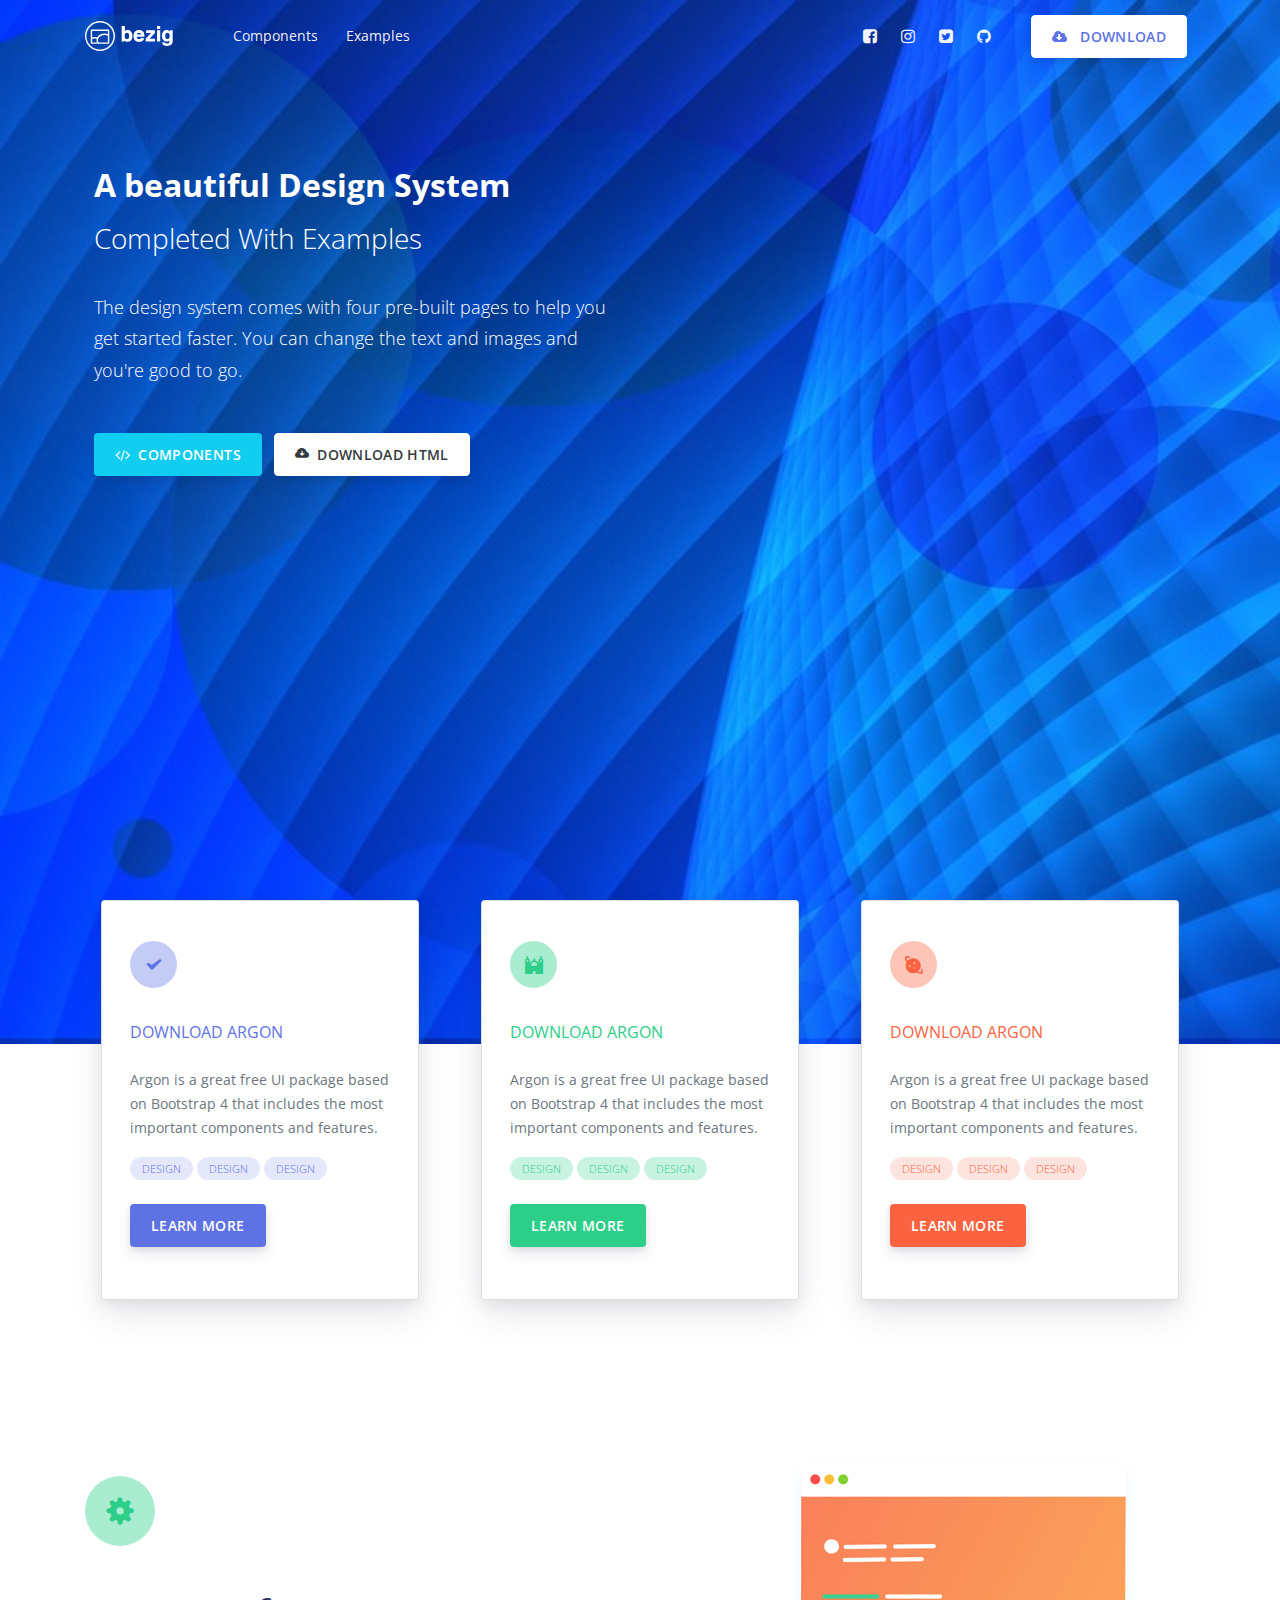
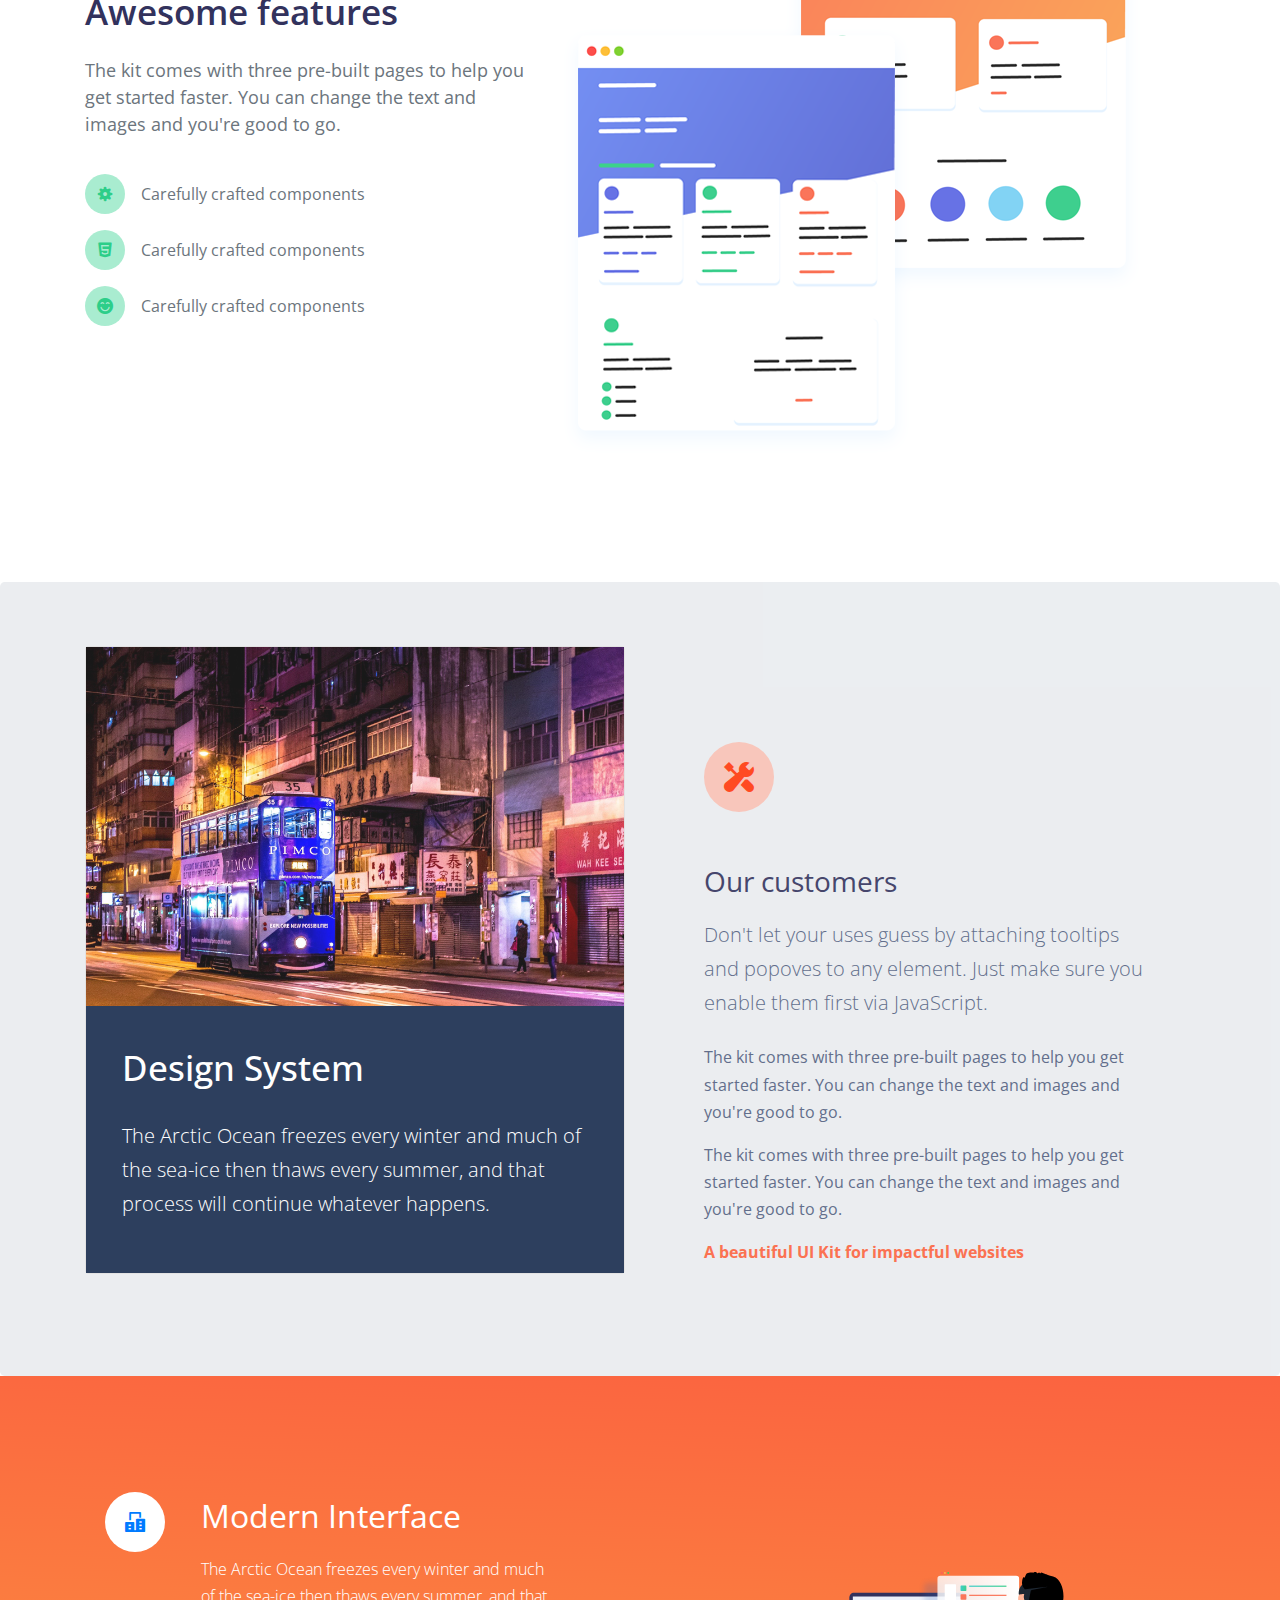
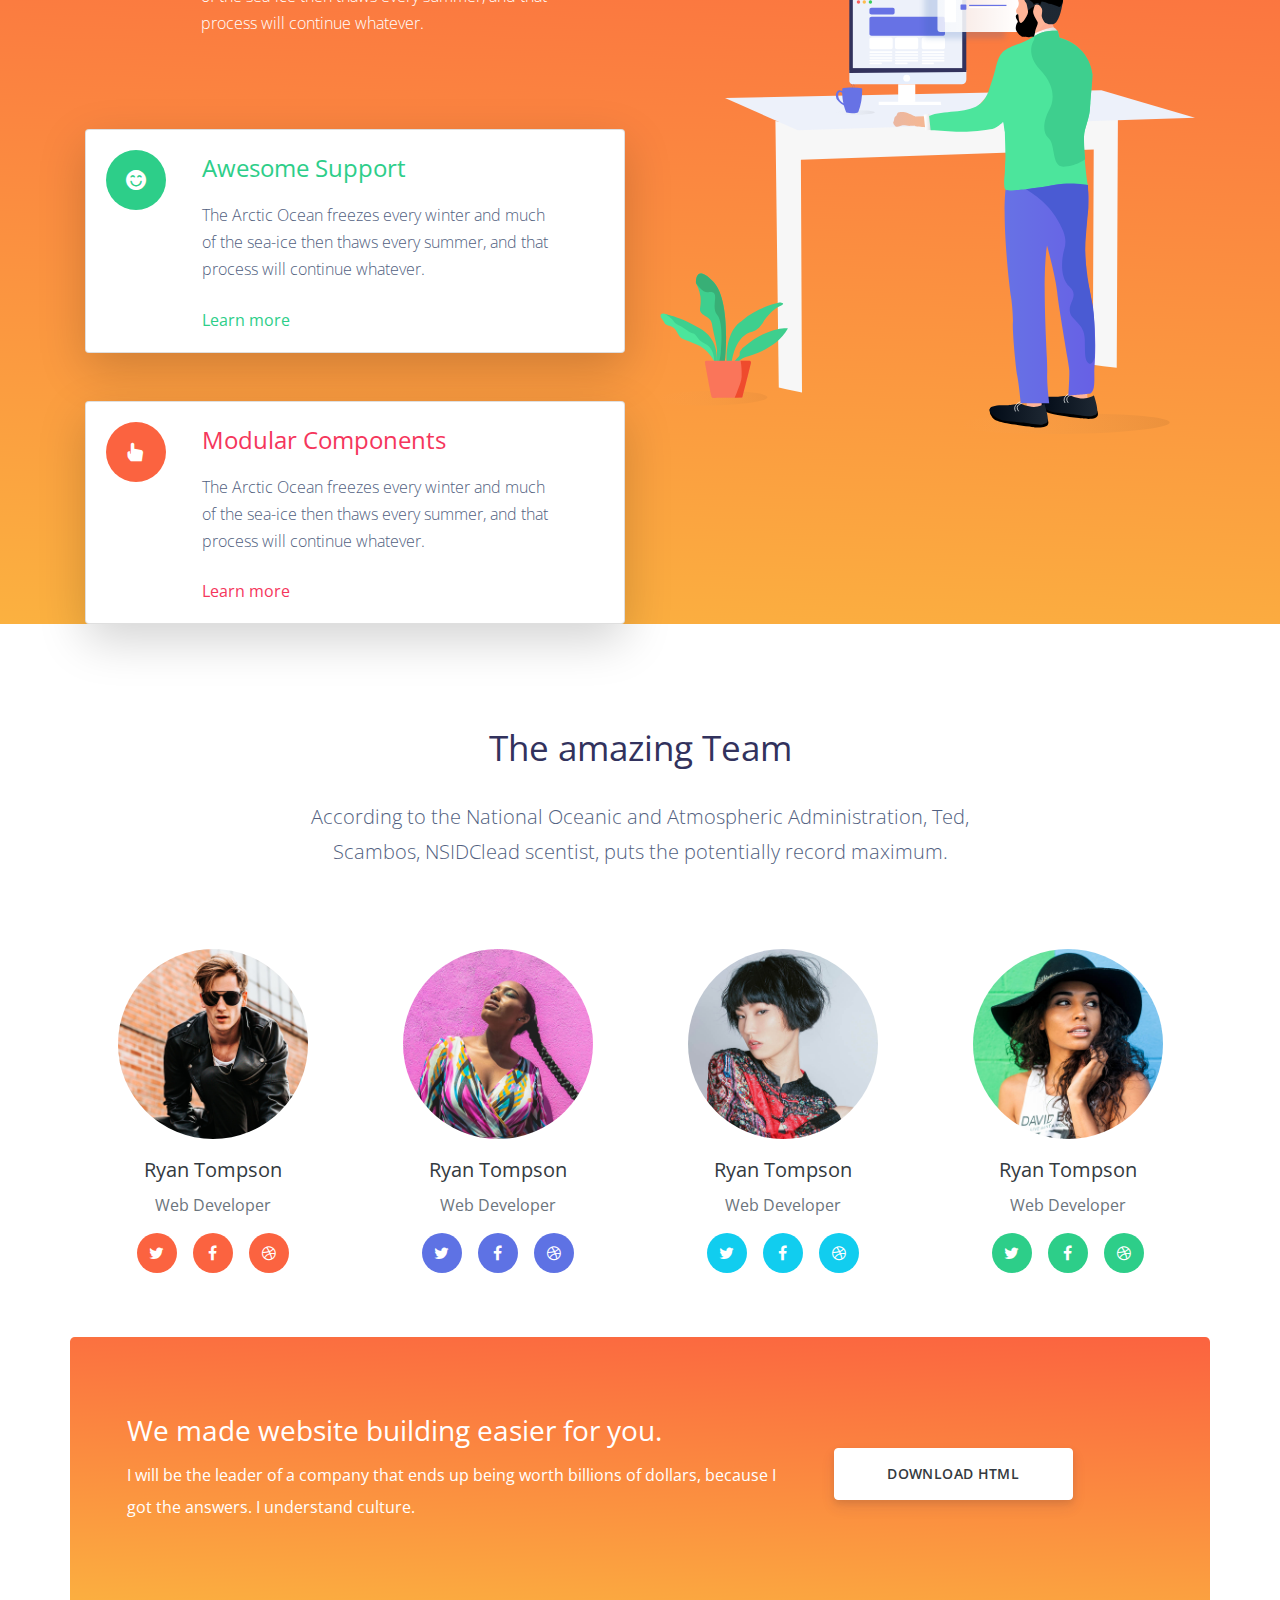
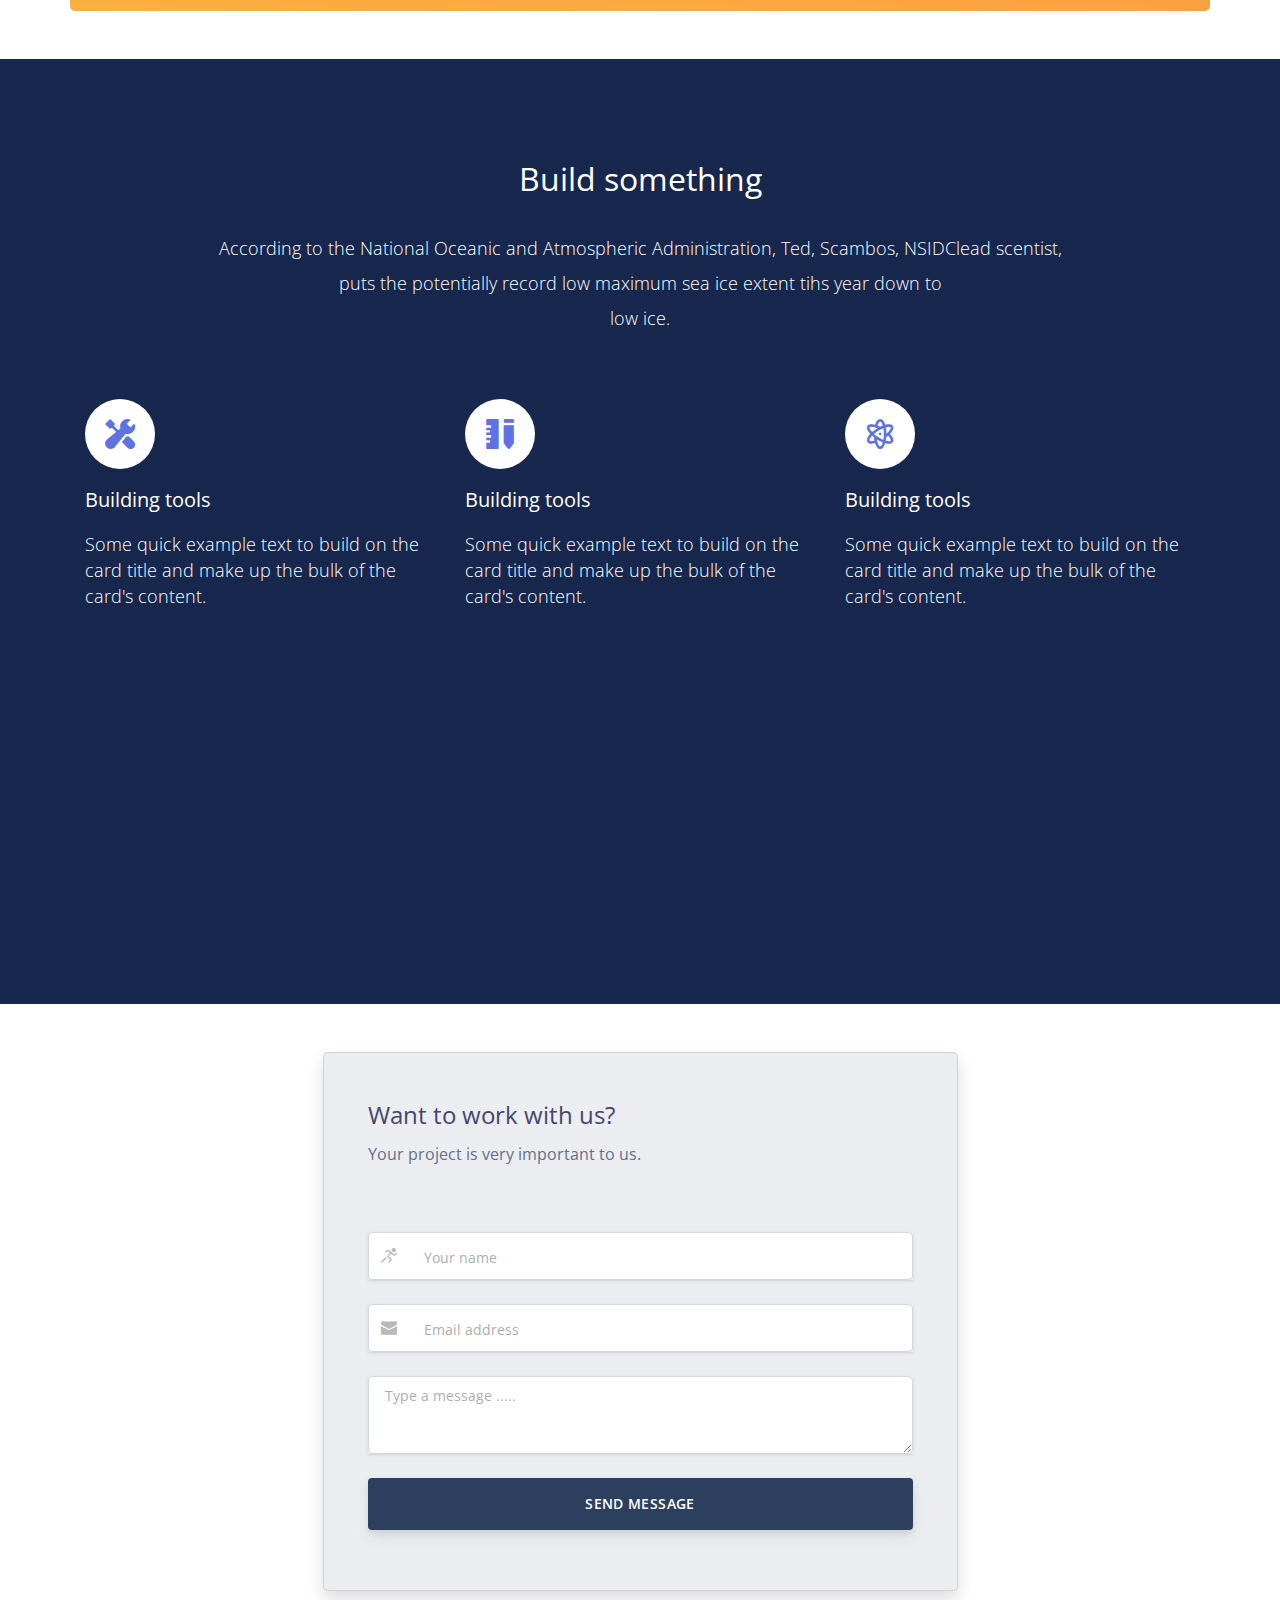
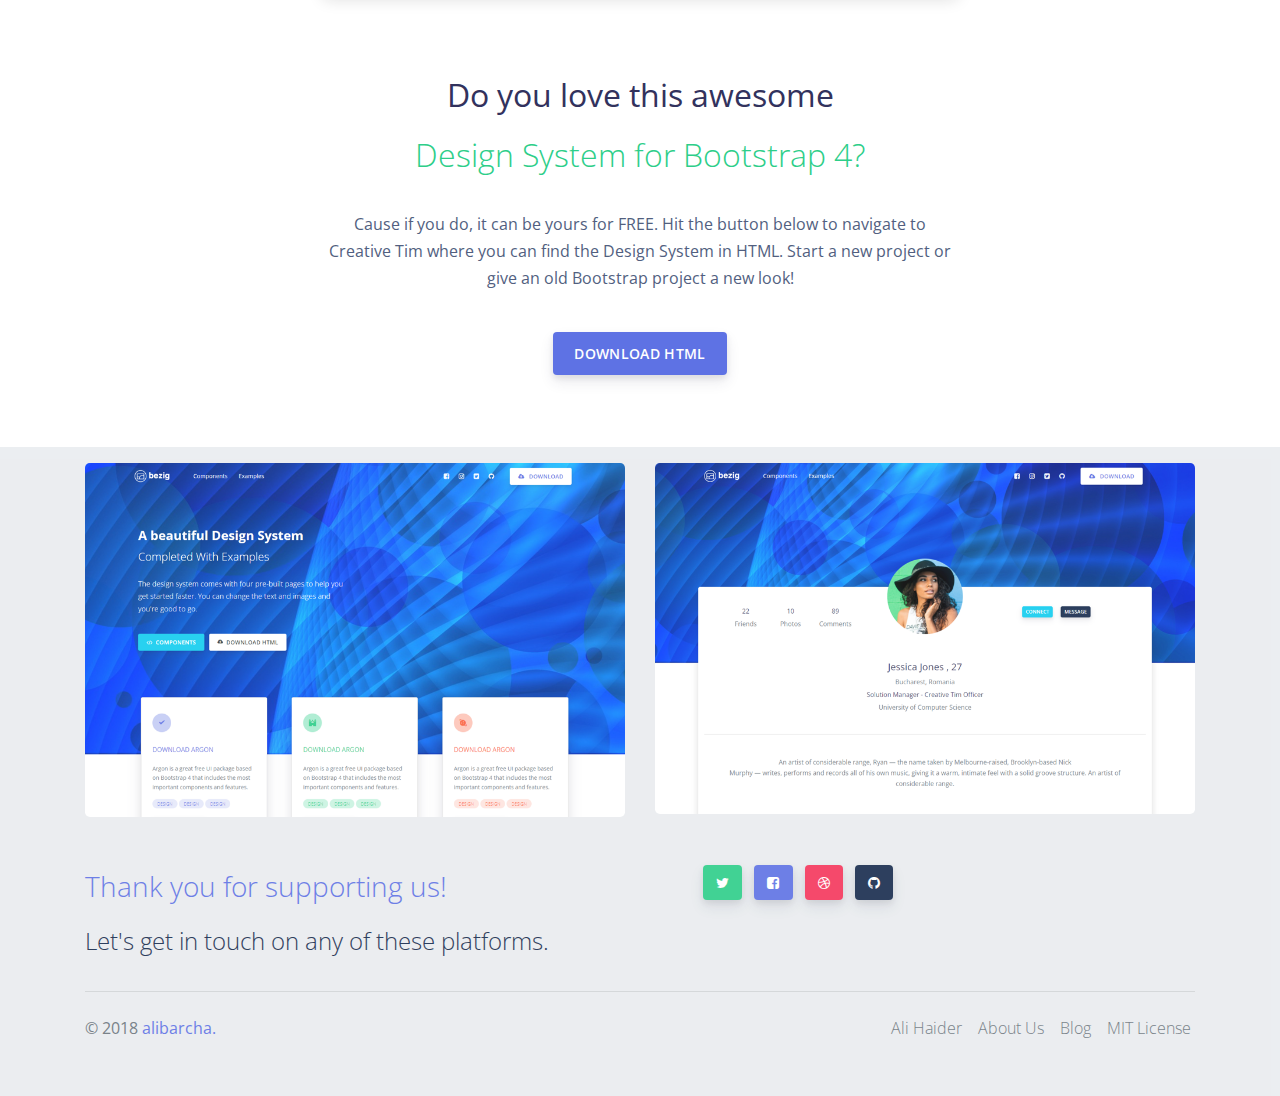
<file: landing.html>
<!doctype html>
<html lang="en">

<head>
  <!-- Required meta tags -->
  <meta charset="utf-8">
  <meta name="viewport" content="width=device-width, initial-scale=1, shrink-to-fit=no">
  <!-- bootstrap -->
  <link rel="stylesheet" href="assets/vandor/bootstrap/css/bootstrap.css">
   <!-- font awesome -->
   <link rel="stylesheet" href="./assets/vandor/nucleo/css/nucleo.css">
   <link rel="stylesheet" href="./assets/vandor/font-awesome/css/font-awesome.min.css">
  <!-- custom css links -->
  <link rel="stylesheet" href="assets/css/landing.css">
  <link rel="stylesheet" href="assets/css/index.css">
  <!-- favicon -->
  <link rel="icon" type="image" href="./assets/images/favicon.png">
  <title>Bezig Design System - Bootstrap 4 - landing page</title>
</head>

<body>

  <div class="landing-banner">
    <!-- ========header section======= -->
    <header class="header header-global">
      <!-- navbar -->
      <nav id="navbar-main" class="navbar navbar-expand-lg  navbar-light navbar-main navbar-transparent headroom">
        <div class="container ">
          <!-- brand -->
          <a href="index.html" class="navbar-brand mr-lg-5">
            <img src="assets/images/brand/white-logo.svg" height="30px" class="img-fluid" alt="logo">
          </a>
          <!-- toggler -->
          <button type="button" class="navbar-toggler" data-toggle="collapse" data-target="#navbar_global"
            aria-expanded="false" aria-controls="navbar_global" aria-label="toggle navigation">
            <span class="navbar-toggler-icon"></span>
          </button>

          <!-- -----custom collapse -->
          <div class="navbar-collapse collapse" id="navbar_global">
            <div class="navbar-collapse-header">
              <div class="row">
                <div class="col-6 collapse-brand">
                  <a href="">
                    <img src="./assets/images/brand/black-logo.svg" alt="logo">
                  </a>
                </div>
                <div class="col-6 collapse-close">
                  <button type="button" class="navbar-toggler" data-toggle="collapse" data-target="#navbar_global"
                    aria-controls="navbar_global" aria-expanded="false" aria-label="Toggle navigation">
                    <span></span>
                    <span></span>
                  </button>
                </div>
              </div>
            </div>
            <!-- </div> -->
            <!-- nav -->
            <ul class="navbar-nav navbar-nav-hover align-items-lg-center">
              <li class="nav-item dropdown">
                <a href="#" class="nav-link" data-toggle="dropdown" href="#" role="button">
                  <i class="ni ni-ui-04  d-lg-none"></i>
                  <span class="nav-link-inner--text">Components</span>
                </a>
                <div class="dropdown-menu  dropdown-menu-xl ">

                  <div class="dropdown-menu-inner">
                    <!-- drop item 1 -->
                    <div class="dropdown-item">
                      <a href="#" class="media d-flex align-items-center ">
                        <div class="icon  background-primary text-white  rounded-circle icon-box">
                          <i class="ni ni-spaceship  text-white"></i>
                        </div>
                        <div class="media-body ml-3">
                          <h6 class=" text-primary mb-md-1">Getting started</h6>
                          <small class="para  d-none d-md-inline-block mb-0">Learn how to use Argon compiling Scss,
                            change brand<br> colors and more.</small>
                        </div>
                      </a>
                    </div>
                    <!--dropdown item end-->

                    <!-- drop item 2 -->
                    <div class="dropdown-item">
                      <a href="#" class="media d-flex align-items-center">
                        <div class="icon background-success text-white  rounded-circle text-white icon-box">
                          <i class="ni ni-palette"></i>
                        </div>

                        <div class="media-body ml-3">
                          <h6 class=" text-primary  mb-md-1 ">Foundation</h6>
                          <small class="para d-none d-md-inline-block mb-0 ">Learn more about colors, typography, icons
                            and the grid<br> system we used for Argon.</small>
                        </div>
                      </a>
                    </div>
                    <!--dropdown item end-->
                    <!-- drop item 3 -->
                    <div class="dropdown-item">
                      <a href="" class="media d-flex align-items-center">
                        <div class="icon background-warning text-white  rounded-circle  icon-box">
                          <i class="ni ni-ui-04"></i>
                        </div>
                        <div class="media-body ml-3">
                          <h6 class=" text-danger  mb-md-1">Components</h6>
                          <small class="para d-none d-md-inline-block mb-0">Browse our 50 beautiful handcrafted
                            components<br> offered in the Free version.</small>
                        </div>
                      </a>
                    </div>
                    <!--dropdown item end-->
                  </div>
                </div>
              </li>

              <li class="nav-item dropdown">
                <a href="#" class="nav-link" data-toggle="dropdown" href="#" role="button">
                  <i class="ni ni-collection d-lg-none"></i>
                  <span class="nav-link-inner--text">Examples</span>
                </a>
                <div class="dropdown-menu border-0">
                  <a href="landing.html" class="dropdown-item">Landing</a>
                  <a href="profile.html" class="dropdown-item">Profile</a>
                  <a href="login.html" class="dropdown-item">Login</a>
                  <a href="register.html" class="dropdown-item">Register</a>
                </div>
              </li>
            </ul>
            <ul class="navbar-nav align-items-lg-center ml-lg-auto">
              <li class="nav-item">
                <a class="nav-link nav-link-icon" href="" target="_blank" data-toggle="tooltip"
                  title="Like us on Facebook">
                  <i class="fa fa-facebook-square"></i>
                  <span class="nav-link-inner--text d-lg-none">Facebook</span>
                </a>
              </li>
              <li class="nav-item">
                <a class="nav-link nav-link-icon" href="" target="_blank" data-toggle="tooltip"
                  title="Follow us on Instagram">
                  <i class="fa fa-instagram"></i>
                  <span class="nav-link-inner--text d-lg-none">Instagram</span>
                </a>
              </li>
              <li class="nav-item">
                <a class="nav-link nav-link-icon" href="" target="_blank" data-toggle="tooltip"
                  title="Follow us on Twitter">
                  <i class="fa fa-twitter-square"></i>
                  <span class="nav-link-inner--text d-lg-none">Twitter</span>
                </a>
              </li>
              <li class="nav-item">
                <a class="nav-link nav-link-icon" href="" target="_blank" data-toggle="tooltip"
                  title="Star us on Github">
                  <i class="fa fa-github "></i>
                  <span class="nav-link-inner--text d-lg-none">Github</span>
                </a>
              </li>
              <li class="nav-item d-none d-lg-block ml-lg-4">
                <a href="" target="_blank" class=" btn custom-btn button-neutral  button-mediam ">
                  <span class="btn-inner--icon">
                    <i class="fa fa-cloud-download mr-2"></i>
                  </span>
                  <span class="nav-link-inner">Download</span>
                </a>
              </li>
            </ul>

          </div>
        </div>
        <!--container-->
      </nav>
    </header>
    <!--header end-->

    <!-- =====banner content area===== -->
    <div class="container  content-area">
      <div class="row text-white">
        <div class="col-lg-6 p-4">
          <h2 class=" font-weight-bold text-white">A beautiful Design System</h2>
          <h3 class="h3 text-capitalize font-weight-light text-white">completed with examples</h3>
          <p class="py-4 lead">The design system comes with four pre-built pages to help you get started faster. You
            can change the text and images and you're good to go.</p>
          <button class="btn custom-btn button-mediam button-info  mt-2"><i
              class="fa fa-code pr-2"></i>components</button>
          <button class="btn custom-btn button-mediam text-dark button-white ml-sm-2 mt-2 "><i
              class="ni ni-cloud-download-95 pr-2 "></i>download html</button>
        </div>
      </div>
    </div>
  </div>
  <!--banner end-->
  <!--======= cards section ========= -->
  <div class="container  card-section  ">
    <div class=" row  ">
      <div class="col-lg-4 ">
        <!-- card one -->
        <div class="card card-1 m-3 p-2">
          <div class="card-body">
            <span class="icon-box d-flex align-items-center justify-content-center"><i
                class="ni ni-check-bold color-primary "></i></span>
            <h6 class="text-uppercase py-3 color-primary  ">DOWNLOAD ARGON</h6>
            <p class="text-muted">Argon is a great free UI package based on Bootstrap 4 that includes
              the most important components and features.</p>
            <span class="badge badge-pill badge-danger text-uppercase color-primary ">design</span>
            <span class="badge badge-pill badge-primary text-uppercase color-primary  ">design</span>
            <span class="badge badge-pill badge-primary text-uppercase color-primary ">design</span>
            <button class="btn custom-btn button-mediam button-primary d-block my-4">learn more</button>
          </div>
        </div>
      </div>

      <div class="col-lg-4 my-lg-0 my-3">
        <!-- card two -->
        <div class="card card-2 m-3 p-2 ">
          <div class="card-body">
            <span class="icon-box d-flex align-items-center justify-content-center"><i
                class="ni ni-istanbul color-success"></i></span>
            <h6 class="text-uppercase py-3 color-success">DOWNLOAD ARGON</h6>
            <p class="text-muted">Argon is a great free UI package based on Bootstrap 4 that includes
              the most important components and features.</p>
            <span class="badge badge-pill badge-danger text-uppercase color-success  ">design</span>
            <span class="badge badge-pill badge-primary text-uppercase color-success">design</span>
            <span class="badge badge-pill badge-primary text-uppercase color-success ">design</span>
            <button class="btn custom-btn button-mediam button-success d-block  my-4">learn more</button>
          </div>
        </div>
      </div>

      <div class="col-lg-4">
        <!-- card three -->
        <div class="card card-3 m-3 p-2">
          <div class="card-body">
            <span class="icon-box d-flex align-items-center justify-content-center"><i
                class="ni ni-planet color-warning "></i></span>
            <h6 class="text-uppercase py-3 color-warning ">DOWNLOAD ARGON</h6>
            <p class="text-muted">Argon is a great free UI package based on Bootstrap 4 that includes
              the most important components and features.</p>
            <span class="badge badge-pill badge-danger text-uppercase color-warning  ">design</span>
            <span class="badge badge-pill badge-primary text-uppercase color-warning">design</span>
            <span class="badge badge-pill badge-primary text-uppercase color-warning">design</span>
            <button class="btn custom-btn button-mediam button-warning d-block  my-4">learn more</button>
          </div>
        </div>
      </div>
    </div>
  </div>

  <!--======== features section======== -->
  <div class="container  awesome-features ">
    <div class="row">
      <div class="col-lg-5 order-lg-0 order-1  ">
        <span class="icon-box d-flex justify-content-center align-items-center "><i class="ni ni-settings-gear-65"></i></span>
        <h3>Awesome features</h3>
        <p class="text-muted">The kit comes with three pre-built pages to help you get started faster. You can
          change the text and images and you're good to go.</p>
        <!-- media 1 -->
        <div class="media mt-3">
          <span class="inner-icon-box1 d-flex justify-content-center align-items-center"><i
              class="ni ni-settings-gear-65"></i></span>
          <div class="media-body">
            <h6 class="text-muted pt-2 pl-3 ">Carefully crafted components</h6>
          </div>
        </div>
        <!-- media 2 -->
        <div class="media  my-3">
          <span class="inner-icon-box2 d-flex justify-content-center align-items-center"><i
              class="ni ni-html5"></i></span>
          <div class="media-body">
            <h6 class="  text-muted pt-2 pl-3 ">Carefully crafted components</h6>
          </div>
        </div>
        <!-- media 3 -->
        <div class="media ">
          <span class="inner-icon-box3 d-flex justify-content-center align-items-center"><i
              class="ni ni-satisfied"></i></span>
          <div class="media-body">
            <h6 class="  text-muted pt-2 pl-3 ">Carefully crafted components</h6>
          </div>
        </div>
      </div>
      <!-- img column -->
      <div class="col-lg-7 order-lg-1 order-0 ">
        <img src="assets/images/theme/promo-1.png" class="img-fluid" alt="feature-img">
      </div>
    </div>
  </div>

  <!-- ========new section======== -->
  <div class="jumbotron mb-0">
    <div class="container customers-area">
      <div class="row">
        <div class="col-lg-6 ">
          <!-- image card -->
          <div class="card">
            <img src="./assets/images/theme/slider-1.jpg" class="img-fluid" alt="design-img">
            <div class="card-body background-dark text-white">
              <h4 class="theme-display-3  text-white py-3 px-3">Design System</h4>
              <p class="px-3 pb-3 lead">The Arctic Ocean freezes every winter and much of the sea-ice then thaws every
                summer, and that process will continue whatever happens.</p>
            </div>
          </div>
        </div>
        <!-- conten column -->
        <div class="col-lg-6  p-5">
          <div class="box-area mx-3 my-5 d-flex justify-content-center align-items-center"><i class="ni ni-settings"></i>
          </div>
          <h3 class="px-3">Our customers</h3>
          <p class="lead px-3 py-2">Don't let your uses guess by attaching tooltips and popoves to any element. Just
            make sure you enable them first via JavaScript.</p>
          <p class="px-3">The kit comes with three pre-built pages to help you get started faster. You can change the
            text and images and you're good to go.
          </p>
          <p class="px-3">The kit comes with three pre-built pages to help you get started faster. You can change the
            text and images and you're good to go.</p>
          <a href="#" class="font-weight-bold color-warning px-3 py-4">A beautiful UI Kit for impactful websites</a>
        </div>
      </div>
    </div>
  </div>
  <!--jumbotron end-->

  <!-- ========section========= -->
  <section class="container-fluid  feature-box">
    <div class="container">
      <div class="row">
        <div class="col-lg-6 mt-5 order-lg-0 order-1 ">
          <!-- card 1 -->
          <div class="card bg-transparent mt-5  border-0">
            <div class="card-body  text-white">
              <span class="feature-icon-box d-flex justify-content-center align-items-center bg-white float-left">
                <i class="ni ni-building text-primary"></i>
              </span>
              <div class="  mx-lg-5 mx-4 pl-5">
                <h2 class="text-white">Modern Interface</h2>
                <p class="font-weight-light py-2">The Arctic Ocean freezes every winter and much of the
                  sea-ice then thaws every summer, and that process will continue whatever. </p>
              </div>
            </div>
          </div>
          <!-- card end -->
          <!-- card 2 -->
          <div class="card my-5 shadow-lg">
            <div class="card-body  ">
              <span
                class="feature-icon-box background-success d-flex justify-content-center align-items-center float-left">
                <i class="ni ni-satisfied text-white"></i>
              </span>
              <div class="  mx-lg-5 mx-4 pl-5">
                <h4 class="color-success">Awesome Support</h4>
                <p class="font-weight-light py-2">The Arctic Ocean freezes every winter and much of the
                  sea-ice then thaws every summer, and that process will continue whatever. </p>
                <a href="" class="card-link color-success py-3">Learn more</a>
              </div>
            </div>
          </div>
          <!-- card end -->
          <!-- card 3 -->
          <div class="card shadow-lg">

            <div class="card-body  ">
              <span
                class="feature-icon-box  background-warning d-flex justify-content-center align-items-center float-left">
                <i class="ni ni-active-40 text-white"></i>
              </span>
              <div class=" mx-lg-5 mx-4 pl-5  ">
                <h4 class="color-danger">Modular Components</h4>
                <p class="font-weight-light py-2">The Arctic Ocean freezes every winter and much of the
                  sea-ice then thaws every summer, and that process will continue whatever. </p>
                <a href="" class="card-link color-danger py-3">Learn more</a>
              </div>
            </div>
          </div>
          <!-- card end -->
        </div>
        <div class="col-lg-6  mt-lg-5 order-lg-1 order-0">
          <img src="assets/images/theme/ill-2.svg" class="img-fluid mt-5 banner-img" alt="">
        </div>
      </div>
    </div>
  </section>
  <!-- ========our team section========= -->
  <div class="container  my-5 team-content">
    <div class="row  text-center justify-content-center ">
      <div class="col-lg-8 ">
        <h2 class="h2">The amazing Team</h2>
        <p class=" lead  py-3">According to the National Oceanic and Atmospheric Administration,
          Ted,<br> Scambos, NSIDClead scentist, puts the potentially record maximum.</p>
      </div>
    </div>
  </div>
  <!-- ========team section gallery ========-->
  <div class="container  team-images ">
    <div class="row  text-center  ">
      <!-- 1 -->
      <div class="col-lg-3 col-md-6  my-lg-0 my-3 ">
        <img src="assets/images/theme/team-1.jpg" class="img-fluid " alt="team-img 1">
        <h5 class="text-dark pt-3 ">Ryan Tompson</h5>
        <span class="text-muted ">Web Developer</span><br>
        <div class="d-flex justify-content-center my-3">
          <span class="social-icon-box background-warning bounce-element"><i class="fa fa-twitter"></i></span>
          <span class="social-icon-box background-warning bounce-element mx-3"><i class="fa fa-facebook"></i></span>
          <span class="social-icon-box background-warning bounce-element"><i class="fa fa-dribbble"></i></span>
        </div>
      </div>

      <!-- 2 -->
      <div class="col-lg-3 col-md-6  my-lg-0 my-3  ">
        <img src="assets/images/theme/team-2.jpg" class="img-fluid" alt="team-img 2">
        <h5 class="text-dark pt-3">Ryan Tompson</h5>
        <span class="text-muted ">Web Developer</span><br>
        <div class="d-flex justify-content-center my-3">
          <span class="social-icon-box background-primary bounce-element"><i class="fa fa-twitter"></i></span>
          <span class="social-icon-box background-primary bounce-element mx-3"><i class="fa fa-facebook"></i></span>
          <span class="social-icon-box background-primary bounce-element"><i class="fa fa-dribbble"></i></span>
        </div>
      </div>
      <!-- 3 -->
      <div class="col-lg-3 col-md-6  my-lg-0  my-4 ">
        <img src="assets/images/theme/team-3.jpg" class="img-fluid" alt="team-img 3">
        <h5 class="text-dark pt-3">Ryan Tompson</h5>
        <span class="text-muted">Web Developer</span><br>
        <div class="d-flex justify-content-center my-3">
          <span class="social-icon-box background-info bounce-element"><i class="fa fa-twitter"></i></span>
          <span class="social-icon-box background-info bounce-element mx-3"><i class="fa fa-facebook"></i></span>
          <span class="social-icon-box background-info bounce-element"><i class="fa fa-dribbble"></i></span>
        </div>

      </div>
      <!-- 4 -->
      <div class="col-lg-3 col-md-6   my-lg-0 my-4 ">
        <img src="assets/images/theme/team-4.jpg" class="img-fluid" alt="team-img 4">
        <h5 class="text-dark pt-3">Ryan Tompson</h5>
        <span class="text-muted">Web Developer</span><br>
        <div class=" d-flex justify-content-center my-3 ">
          <span class="social-icon-box background-success bounce-element"><i class="fa fa-twitter"></i></span>
          <span class="social-icon-box background-success  bounce-element mx-3"><i class="fa fa-facebook"></i></span>
          <span class="social-icon-box background-success  bounce-element"><i class="fa fa-dribbble"></i></span>
        </div>
      </div>
    </div>
  </div>

  <!-- new section -->
  <div class="container common my-5 rounded-lg p-md-5 p-4">
    <div class="row align-items-center">
      <div class="col-lg-8   p-md-4">
        <h3 class="h3 text-white">We made website building easier for you.</h3>
        <p class="text-white ">I will be the leader of a company that ends up being worth billions of dollars, because
          I got the answers. I understand culture.</p>
      </div>
      <div class="col-lg-3 ">
        <button class="btn custom-btn button-lg button-neutral text-dark btn-block">download html</button>
      </div>

    </div>
  </div>

  <!-- =========contact-us section========== -->

  <section class="contact-section my-5 p-5">
    <div class="container ">
      <div class="row justify-content-center text-center text-white py-4  mt-4  ">
        <div class="col-lg-10 ">
          <h2 class="h2 color-neutral">Build something</h2>
          <p>According to the National Oceanic and Atmospheric Administration, Ted, Scambos,
            NSIDClead
            scentist, puts the potentially record low maximum sea ice extent tihs year down to<br> low ice.
          </p>
        </div>
      </div>

      <!-- icon row -->
      <div class="row  my-2">
        <!-- 1 -->
        <div class="col-lg-4  text-white">
          <span class="tool-span background-neutral d-flex justify-content-center align-items-center"><i
              class="ni ni-settings color-primary"></i></span>
          <h5 class="h5 color-neutral pt-3 pb-2">Building tools</h5>
          <p class="p-0 inner-tittle font-weight-light">Some quick example text to build on the card title
            and make up the bulk of the card's content.</p>
        </div>
        <!-- 2 -->
        <div class="col-lg-4  text-white">
          <span class="tool-span background-neutral d-flex justify-content-center align-items-center"><i
              class="ni ni-ruler-pencil  color-primary"></i></span>
          <h5 class="h5 color-neutral pt-3 pb-2">Building tools</h5>
          <p class="p-0 inner-tittle font-weight-light">Some quick example text to build on the card title
            and make up the bulk of the card's content.</p>
        </div>
        <!-- 3 -->
        <div class="col-lg-4  text-white">
          <span class="tool-span background-neutral d-flex justify-content-center align-items-center"><i
              class="ni ni-atom color-primary"></i></span>
          <h5 class="h5 color-neutral pt-3 pb-2">Building tools</h5>
          <p class="p-0 inner-tittle font-weight-light">Some quick example text to build on the card title
            and make up the bulk of the card's content.</p>
        </div>
      </div>
    </div>
  </section>

  <!-- ========contact-us  form======== -->
  <div class="container  contact-us-form  ">
    <div class="row justify-content-center">
      <div class="col-lg-7  ">
        <!-- form -->
        <div class="card jumbotron p-4 shadow">
          <div class="card-body">
            <h4 class="h4">Want to work with us?</h4>
            <p>Your project is very important to us.</p>
            <form action="" class="form-group pt-5 ">
              <div class="input-group  ">
                <div class="input-group-prepend">
                  <div class="input-group-text">
                    <i class="ni ni-user-run"></i>
                  </div>
                </div>
                <input type="text" placeholder="Your name" class="form-control  form-control-lg ">
              </div>

              <div class="input-group my-4">
                <div class="input-group-prepend">
                  <div class="input-group-text">
                    <i class="ni ni-email-83"></i>
                  </div>
                </div>
                <input type="text" placeholder="Email address" class="form-control form-control-lg">
              </div>

              <div class="input-group">
                <textarea name="" id="" cols="60" rows="2" class="form-control  form-control-lg"
                  placeholder="Type a message ....."></textarea>
              </div>
              <!-- submit -->
              <a href="#" class="btn custom-btn button-lg btn-block button-dark mt-4 ">SEND MESSAGE</a>

            </form>

          </div>
          <!--card end-->
        </div>

      </div>
    </div>
  </div>

  <!--======== bootstrap 4========= -->
  <div class="container my-5">
    <div class="row justify-content-center text-center">
      <div class="col-lg-8 ">
        <h2>Do you love this awesome</h2>
        <h2 class="font-weight-light color-success pt-1">Design System for Bootstrap 4?</h2>
        <p class="text-center px-md-5 py-4">Cause if you do, it can be yours for FREE.
          Hit the button below to navigate to Creative Tim where you can find the Design System in HTML. Start a new
          project or give an old Bootstrap project a new look!</p>
        <button class="btn custom-btn button-mediam button-primary  mb-4">download html</button>
      </div>
    </div>
  </div>
 
  <!-- card img -->
  <div class="jumbotron mb-0 p-3 rounded-0">
    <div class="container">
      <div class="row">
        <div class="col-lg-6">
          <img src="assets/images/theme/landing-theme.PNG" class="img-fluid bounce-element rounded-lg" alt="">
        </div>
        <div class="col-lg-6 mt-lg-0 mt-4 ">
          <img src="assets/images/theme/profile-theme.PNG" class="img-fluid bounce-element rounded-lg" alt="">
        </div>
      </div>
    </div>

    <!-- ============footer section=========== -->
    <div class="container  mt-5 ">
      <div class="row">
        <div class="col-md-6 ">
          <h3 class=" color-primary font-weight-light">Thank you for supporting us!</h3>
          <h4 class=" color-dark  py-2 font-weight-light">Let's get in touch on any of these platforms.</h4>
        </div>
        <div class="col-md-6">
          <a href="#" class="btn custom-btn button-success   ml-md-5 ml-0" data-toggle="tooltip" data-placement="top"
            title="Follo  us on twitter"> <i class="fa fa-twitter"></i></a>
          <a href="#" class="btn custom-btn button-primary  ml-2" data-toggle="tooltip" data-placement="top"
            title="like us on facebook"><i class="fa fa-facebook-square"></i> </a>
          <a href="#" class="btn custom-btn button-danger ml-2" data-toggle="tooltip" data-placement="top"
            title="Foll us"><i class="fa fa-dribbble"></i></a>
          <a href="#" class="btn custom-btn button-dark ml-2" data-toggle="tooltip" data-placement="top"
            title="Star us on Github"><i class="fa fa-github"></i></a>
        </div>
      </div>
      <hr>
      <!-- inner row -->
      <div class="row  my-4 ">
        <div class="col d-flex flex-md-row flex-column justify-content-md-between ">
          <div class="text-muted">© 2018 <a href="#" class="text-decoration-none color-primary">alibarcha.</a></div>
          <ul class=" d-flex list-unstyled">
            <li class="list-inline-item"><a href="#"
                class="text-decoration-none p-1 font-weight-light text-dark text-muted">Ali Haider</a></li>
            <li class="list-inline-item"><a href="#"
                class="text-decoration-none p-1 font-weight-light text-dark text-muted">About Us</a></li>
            <li class="list-inline-item"><a href="#"
                class="text-decoration-none p-1 font-weight-light text-dark text-muted">Blog</a></li>
            <li class="list-inline-item"><a href="#"
                class="text-decoration-none p-1 font-weight-light text-dark text-muted">MIT License</a></li>
          </ul>
        </div>
      </div>
    </div>
    <!-- ========inner footer======== -->
  </div>
  <!--jumbotron-->

  <!-- bootstrap core -->
  <script src="assets/vandor/jquery/jquery.min.js"></script>
  <script src="assets/vandor/popper/popper.min.js"></script>
  <script src="assets/vandor/bootstrap/js/bootstrap.min.js"></script>
  <script src="assets/vandor/bootstrap-datepicker/js/bootstrap-datepicker.min.js"></script>
  <!-- =========custom js======== -->
  <script src="assets/js/index.js"></script>
</body>

</html>
</file>
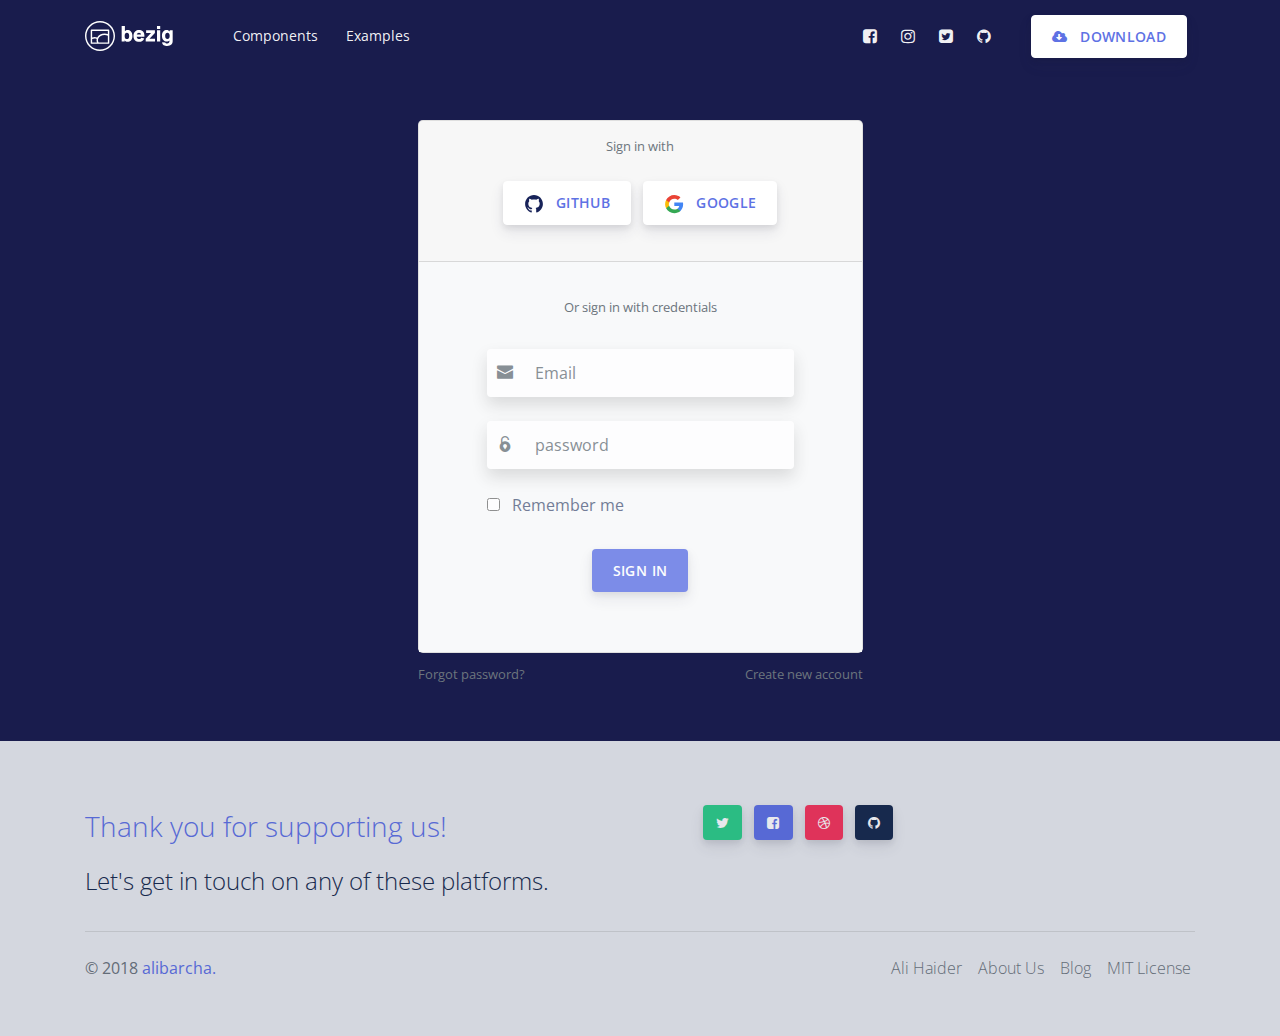
<file: login.html>
<!doctype html>
<html lang="en">

<head>
  <!-- Required meta tags -->
  <meta charset="utf-8">
  <meta name="viewport" content="width=device-width, initial-scale=1, shrink-to-fit=no">
  <!-- Bootstrap CSS -->
  <link rel="stylesheet" href="assets/vandor/bootstrap/css/bootstrap.min.css">
   <!-- font awesome -->
   <link rel="stylesheet" href="./assets/vandor/nucleo/css/nucleo.css">
   <link rel="stylesheet" href="./assets/vandor/font-awesome/css/font-awesome.min.css">
  <!-- custom css -->
  <link rel="stylesheet" href="assets/css/index.css">
  <link rel="stylesheet" href="assets/css/login.css">
   <!-- favicon -->
   <link rel="icon" type="image" href="./assets/images/favicon.png">
  <title>Bezig Design System - Bootstrap 4 - login page</title>
</head>

<body>

  <!-- banner section start here ********* -->
  <div class=" signup-main ">
    <!-- header -->
     <!-- ========header section======= -->
     <header class="header header-global">
      <!-- navbar -->
        <nav id="navbar-main" class="navbar navbar-expand-lg  navbar-light navbar-main navbar-transparent headroom">
            <div class="container ">
                  <!-- brand -->
                  <a href="index.html" class="navbar-brand mr-lg-5">
                      <img src="assets/images/brand/white-logo.svg" height="30px" class="img-fluid" alt="logo">
                  </a>
                <!-- toggler -->
                <button type="button" class="navbar-toggler" data-toggle="collapse" data-target="#navbar_global" aria-expanded="false" aria-controls="navbar_global" aria-label="toggle navigation">
                   <span class="navbar-toggler-icon"></span>
                </button>
                
                 <!-- -----custom collapse -->
                 <div class="navbar-collapse collapse" id="navbar_global">
                   <div class="navbar-collapse-header">
                     <div class="row">
                       <div class="col-6 collapse-brand">
                          <a href="index.html">
                            <img src="./assets/images/brand/black-logo.svg" alt="logo">
                          </a>
                       </div>
                       <div class="col-6 collapse-close">
                         <button type="button" class="navbar-toggler" data-toggle="collapse" data-target="#navbar_global" aria-controls="navbar_global" aria-expanded="false" aria-label="Toggle navigation">
                           <span></span>
                           <span></span>
                         </button>
                       </div>
                     </div>
                   </div>
                 <!-- </div> -->
             <!-- nav -->
             <ul class="navbar-nav navbar-nav-hover align-items-lg-center">
              <li class="nav-item dropdown">
                <a href="#" class="nav-link" data-toggle="dropdown" href="#" role="button">
                  <i class="ni ni-ui-04  d-lg-none"></i>
                  <span class="nav-link-inner--text">Components</span>
                </a>
                <div class="dropdown-menu  dropdown-menu-xl ">
                 
                <div class="dropdown-menu-inner">
                  <!-- drop item 1 -->
                  <div class="dropdown-item">
                    <a href="home.html" class="media d-flex align-items-center ">
                      <div class="icon  background-primary text-white  rounded-circle icon-box" >
                        <i class="ni ni-spaceship  text-white"></i>
                      </div>
                      <div class="media-body ml-3">
                        <h6 class=" text-primary mb-md-1">Getting started</h6>
                        <small class="para  d-none d-md-inline-block mb-0">Learn how to use Argon compiling Scss, change brand<br> colors and more.</small>
                      </div>
                    </a>
                  </div> <!--dropdown item end-->
                
                  <!-- drop item 2 -->
                  <div class="dropdown-item">
                    <a href="home.html" class="media d-flex align-items-center">
                      <div class="icon background-success text-white  rounded-circle text-white icon-box">
                        <i class="ni ni-palette"></i>
                      </div>
                  
                        <div class="media-body ml-3">
                          <h6 class=" text-primary  mb-md-1 ">Foundation</h6>
                          <small class="para d-none d-md-inline-block mb-0 ">Learn more about colors, typography, icons and the grid<br> system we used for Argon.</small>
                        </div>
                      </a>
                    </div> <!--dropdown item end-->
                    <!-- drop item 3 -->
                    <div class="dropdown-item">
                      <a href="home.html" class="media d-flex align-items-center">
                        <div class="icon background-warning text-white  rounded-circle  icon-box">
                          <i class="ni ni-ui-04 "></i>
                        </div>
                      <div class="media-body ml-3">
                        <h6 class=" text-danger  mb-md-1">Components</h6>
                        <small class="para d-none d-md-inline-block mb-0">Browse our 50 beautiful handcrafted components<br> offered in the Free version.</small>
                      </div>
                    </a>
                  </div> <!--dropdown item end-->
                  </div>
                </div>
              </li>
  
              <li class="nav-item dropdown">
                <a href="#" class="nav-link" data-toggle="dropdown" href="#" role="button">
                  <i class="ni ni-collection d-lg-none"></i>
                  <span class="nav-link-inner--text">Examples</span>
                </a>
                <div class="dropdown-menu border-0">
                  <a href="index.html" class="dropdown-item">Landing</a>
                  <a href="profile.html" class="dropdown-item">Profile</a>
                  <a href="login.html" class="dropdown-item">Login</a>
                  <a href="register.html" class="dropdown-item">Register</a>
                </div>
              </li>
            </ul>
            <ul class="navbar-nav align-items-lg-center ml-lg-auto">
              <li class="nav-item">
                <a class="nav-link nav-link-icon" href="" target="_blank" data-toggle="tooltip" title="Like us on Facebook">
                  <i class="fa fa-facebook-square"></i>
                  <span class="nav-link-inner--text d-lg-none">Facebook</span>
                </a>
              </li>
              <li class="nav-item">
                <a class="nav-link nav-link-icon" href="" target="_blank" data-toggle="tooltip" title="Follow us on Instagram">
                  <i class="fa fa-instagram"></i>
                  <span class="nav-link-inner--text d-lg-none">Instagram</span>
                </a>
              </li>
              <li class="nav-item">
                <a class="nav-link nav-link-icon" href="" target="_blank" data-toggle="tooltip" title="Follow us on Twitter">
                  <i class="fa fa-twitter-square"></i>
                  <span class="nav-link-inner--text d-lg-none">Twitter</span>
                </a>
              </li>
              <li class="nav-item">
                <a class="nav-link nav-link-icon" href="" target="_blank" data-toggle="tooltip" title="Star us on Github">
                  <i class="fa fa-github"></i>
                  <span class="nav-link-inner--text d-lg-none">Github</span>
                </a>
              </li>
              <li class="nav-item d-none d-lg-block ml-lg-4">
                <a href="" target="_blank" class="btn custom-btn button-neutral button-mediam ">
                  <span class="btn-inner--icon">
                    <i class="fa fa-cloud-download mr-2"></i>
                  </span>
                  <span class="  nav-link-inner">Download</span>
                </a>
              </li>
            </ul>
  
           </div>
         </div> <!--container-->
      </nav>
   </header> <!--header end-->
   
    <!-- sign up section -->
    <div class="container  my-5  form-area">
      <div class="row justify-content-center">
        <div class="col-lg-5 ">
          <!-- card -->
          <div class="card rounded-lg">
            <div class="card-header text-center">
              <small class="text-muted   ">Sign in with</small><br>
              <button class="btn custom-btn button-mediam button-neutral my-4">
                <img src="assets/images/icons/common/github.svg" width="20px" class="img-fluid mr-2" alt="">
                github</button>
              <button class="btn custom-btn button-mediam button-neutral ml-2 my-4">
                <img src="assets/images/icons/common/google.svg" width="20px" class="img-fluid mr-2" alt="">
                google</button>
            </div>
            <!-- card body -->
            <div class="card-body  bg-light">
              <small class="text-muted pt-3 text-center pb-2 d-block ">Or sign in with credentials</small><br>
              <!-- form -->
              <form action="" class="form-group mx-md-5 login-form">
                <input type="email" placeholder="Email" class="form-control py-4 shadow pl-5 border-0"><br>
                <i class="ni ni-email-83 text-muted icon-one"></i>
                <input type="password" placeholder="password" class="form-control py-4 shadow pl-5 border-0"><br>
                <i class="ni ni-lock-circle-open text-muted icon-two"></i>
                  <!-- checkbox -->
                  <input type="checkbox" id="exampleCheck1">
                  <label class="pl-2 " for="exampleCheck1">Remember me</label>
                  <div class="d-flex justify-content-center">
                    <a href="#" class="btn custom-btn button-mediam button-primary  my-4">sign in</a>  
                  </div>                
              </form>
           </div>
          </div>
            <div class="d-flex justify-content-between my-2">
              <a href="#" class=" text-white  text-decoration-none text-muted "><small> Forgot password?</small></a>
              <a href="#" class=" text-white  text-decoration-none text-muted "><small>Create new account</small> </a>
            </div>
        </div>

      </div>
    </div>

    <!-- footer section -->
    <!-- jumbotron -->
    <div class="jumbotron mb-0 rounded-0 p-3">
   <!-- ============footer section=========== -->
   <div class="container  mt-5 ">
    <div class="row ">
      <div class="col-md-6 ">
        <h3 class=" color-primary font-weight-light">Thank you for supporting us!</h3>
        <h4 class=" color-dark  py-2 font-weight-light">Let's get in touch on any of these platforms.</h4>
      </div>
      <div class="col-md-6"> 
        <a href="#" class="btn custom-btn button-success   ml-md-5 ml-0" data-toggle="tooltip" data-placement="top" title="Follo  us on twitter"> <i class="fa fa-twitter"></i></a>      
        <a href="#" class="btn custom-btn button-primary  ml-2" data-toggle="tooltip" data-placement="top"title="like us on facebook"><i class="fa fa-facebook-square"></i> </a>
        <a href="#" class="btn custom-btn button-danger ml-2" data-toggle="tooltip" data-placement="top" title="Foll us"><i class="fa fa-dribbble"></i></a>
        <a href="#" class="btn custom-btn button-dark ml-2" data-toggle="tooltip" data-placement="top"title="Star us on Github"><i class="fa fa-github"></i></a>    
      </div>        
    </div><hr>
    <!-- inner row -->
    <div class="row  my-4 ">
      <div class="col d-flex flex-md-row flex-column justify-content-md-between ">
         <div class="text-muted">© 2018 <a href="#" class="text-decoration-none color-primary">alibarcha.</a></div>
          <ul class=" d-flex list-unstyled">
            <li class="list-inline-item"><a href="#" class="text-decoration-none p-1 font-weight-light text-dark text-muted">Ali Haider</a></li>
            <li class="list-inline-item"><a href="#" class="text-decoration-none p-1 font-weight-light text-dark text-muted">About Us</a></li>
            <li class="list-inline-item"><a href="#" class="text-decoration-none p-1 font-weight-light text-dark text-muted">Blog</a></li>
            <li class="list-inline-item"><a href="#" class="text-decoration-none p-1 font-weight-light text-dark text-muted">MIT License</a></li>
          </ul>   
      </div>
    </div>
  </div>

  <!-- ========inner footer======== -->

  </div>
  <!--jumbotron-->

  <!-- bootstrap core -->
  <script src="assets/vandor/jquery/jquery.min.js"></script>
  <script src="assets/vandor/popper/popper.min.js"></script>
  <script src="assets/vandor/bootstrap/js/bootstrap.min.js"></script>

  <script src="assets/vandor/bootstrap-datepicker/js/bootstrap-datepicker.min.js"></script>
  <!-- =========custom js======== -->
  <script src="assets/js/index.js"></script>
 
</body>

</html>
</file>
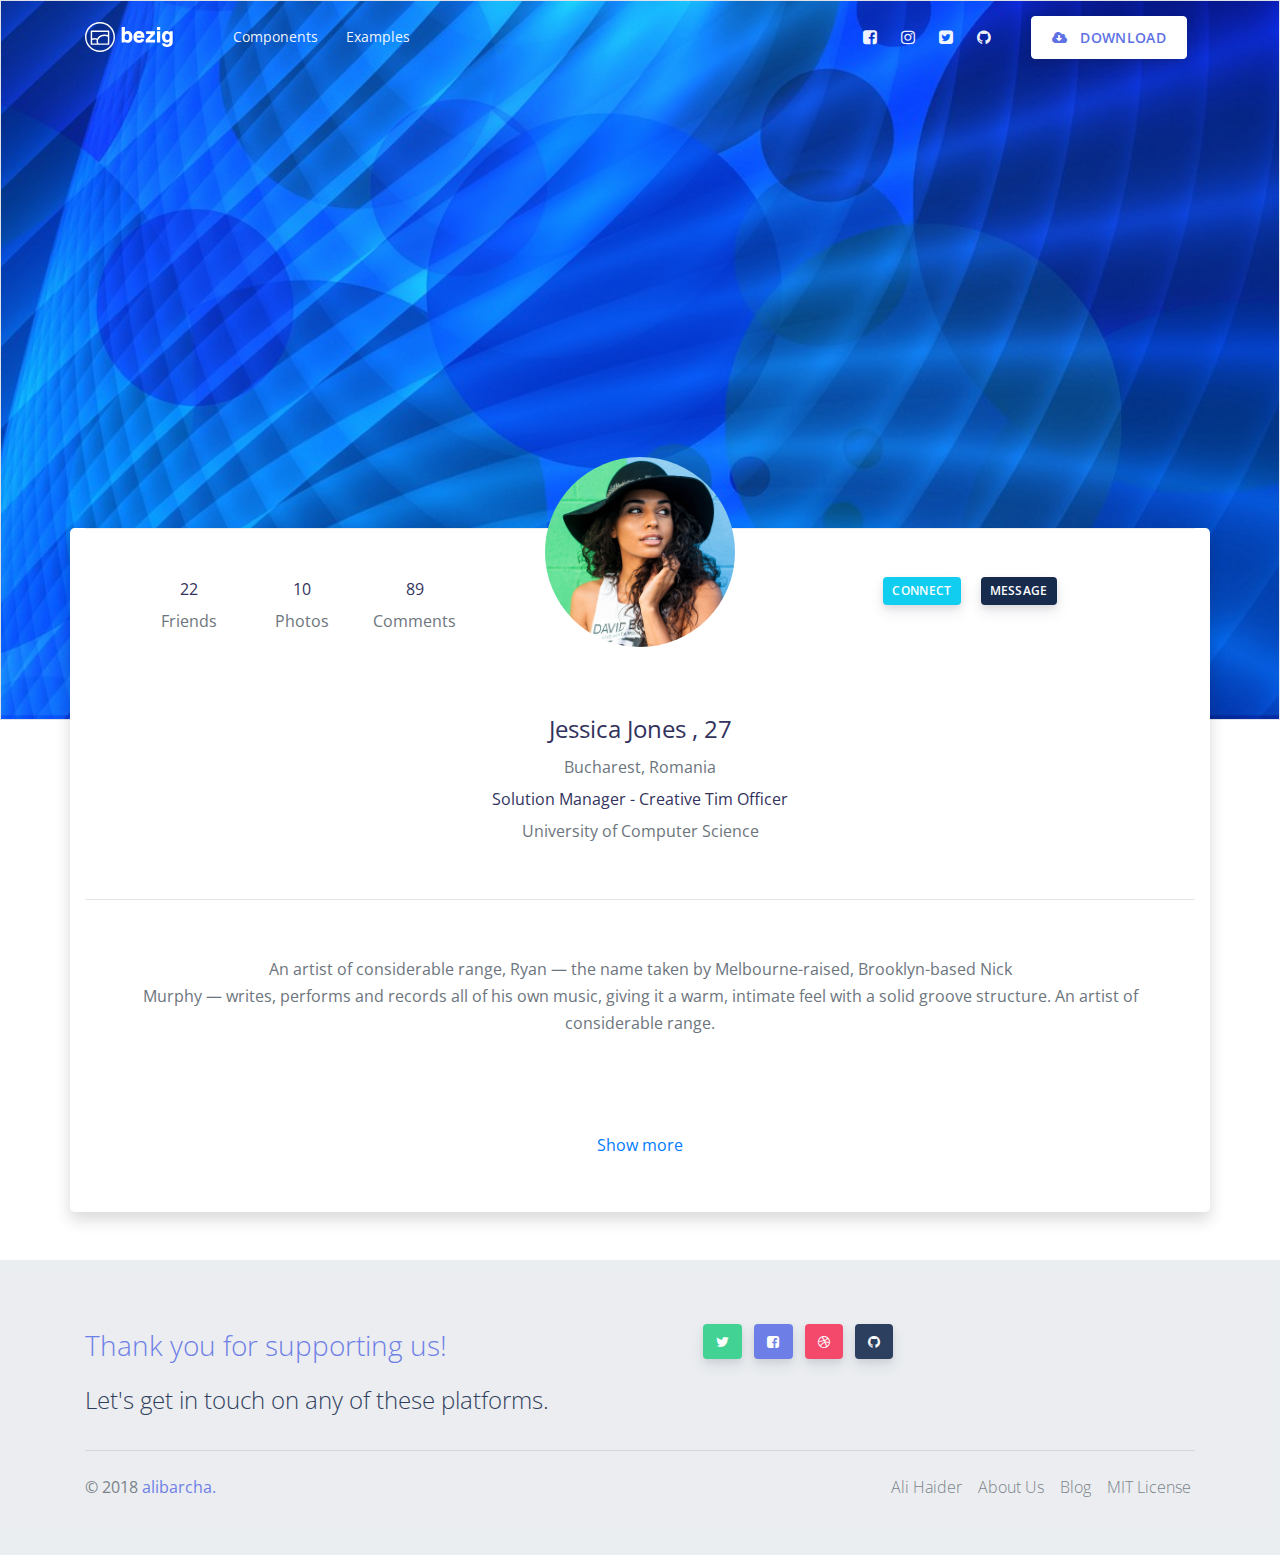
<file: profile.html>
<!doctype html>
<html lang="en">

<head>
  <!-- Required meta tags -->
  <meta charset="utf-8">
  <meta name="viewport" content="width=device-width, initial-scale=1, shrink-to-fit=no">
  <!-- Bootstrap CSS -->
  <link rel="stylesheet" href="assets/vandor/bootstrap/css/bootstrap.min.css">
   <!-- font awesome -->
   <link rel="stylesheet" href="./assets/vandor/nucleo/css/nucleo.css">
   <link rel="stylesheet" href="./assets/vandor/font-awesome/css/font-awesome.min.css">
  <!-- custom css -->
  <link rel="stylesheet" href="assets/css/index.css">
  <link rel="stylesheet" href="assets/css/profile.css">
   <!-- favicon -->
   <link rel="icon" type="image" href="./assets/images/favicon.png">
  <title>Bezig Design System - Bootstrap 4 - profile page</title>
</head>
<body>

  <!-- banner section start here ********* -->
  <div class="profile-banner border" >
    <!--======== header======== -->
    <header class="header header-global">
      <!-- navbar -->
      <nav id="navbar-main" class="navbar navbar-expand-lg  navbar-light navbar-main navbar-transparent headroom">
        <div class="container ">
          <!-- brand -->
          <a href="index.html" class="navbar-brand mr-lg-5">
            <img src="assets/images/brand/white-logo.svg" height="30px" class="img-fluid" alt="logo">
          </a>
          <!-- toggler -->
          <button type="button" class="navbar-toggler" data-toggle="collapse" data-target="#navbar_global"
            aria-expanded="false" aria-controls="navbar_global" aria-label="toggle navigation">
            <span class="navbar-toggler-icon"></span>
          </button>

          <!-- -----custom collapse -->
          <div class="navbar-collapse collapse" id="navbar_global">
            <div class="navbar-collapse-header">
              <div class="row">
                <div class="col-6 collapse-brand">
                  <a href="index.html">
                    <img src="./assets/images/brand/black-logo.svg" alt="logo">
                  </a>
                </div>
                <div class="col-6 collapse-close">
                  <button type="button" class="navbar-toggler" data-toggle="collapse" data-target="#navbar_global"
                    aria-controls="navbar_global" aria-expanded="false" aria-label="Toggle navigation">
                    <span></span>
                    <span></span>
                  </button>
                </div>
              </div>
            </div>
            <!-- </div> -->
            <!-- nav -->
            <ul class="navbar-nav navbar-nav-hover align-items-lg-center">
              <li class="nav-item dropdown">
                <a href="#" class="nav-link" data-toggle="dropdown" href="#" role="button">
                  <i class="ni ni-ui-04  d-lg-none"></i>
                  <span class="nav-link-inner--text">Components</span>
                </a>
                <div class="dropdown-menu  dropdown-menu-xl">

                  <div class="dropdown-menu-inner">
                    <!-- drop item 1 -->
                    <div class="dropdown-item">
                      <a href="#" class="media d-flex align-items-center ">
                        <div class="icon  background-primary text-white  rounded-circle icon-box">
                          <i class="ni ni-spaceship  text-white"></i>
                        </div>
                        <div class="media-body ml-3">
                          <h6 class=" text-primary mb-md-1">Getting started</h6>
                          <small class="para  d-none d-md-inline-block mb-0">Learn how to use Argon compiling Scss,
                            change brand<br> colors and more.</small>
                        </div>
                      </a>
                    </div>
                    <!--dropdown item end-->

                    <!-- drop item 2 -->
                    <div class="dropdown-item">
                      <a href="home.html" class="media d-flex align-items-center">
                        <div class="icon background-success text-white  rounded-circle text-white icon-box">
                          <i class="ni ni-palette"></i>
                        </div>
                        <div class="media-body ml-3">
                          <h6 class=" text-primary  mb-md-1 ">Foundation</h6>
                          <small class="para d-none d-md-inline-block mb-0 ">Learn more about colors, typography, icons
                            and the grid<br> system we used for Argon.</small>
                        </div>
                      </a>
                    </div>
                    <!--dropdown item end-->
                    <!-- drop item 3 -->
                    <div class="dropdown-item">
                      <a href="home.html" class="media d-flex align-items-center">
                        <div class="icon background-warning text-white  rounded-circle  icon-box">
                          <i class="ni ni-ui-04 "></i>
                        </div>
                        <div class="media-body ml-3">
                          <h6 class=" text-danger  mb-md-1">Components</h6>
                          <small class="para d-none d-md-inline-block mb-0">Browse our 50 beautiful handcrafted
                            components<br> offered in the Free version.</small>
                        </div>
                      </a>
                    </div>
                    <!--dropdown item end-->
                  </div>
                </div>
              </li>

              <li class="nav-item dropdown">
                <a href="home.html" class="nav-link" data-toggle="dropdown" href="#" role="button">
                  <i class="ni ni-collection d-lg-none"></i>
                  <span class="nav-link-inner--text">Examples</span>
                </a>
                <div class="dropdown-menu border-0">
                  <a href="index.html" class="dropdown-item">Landing</a>
                  <a href="profile.html" class="dropdown-item">Profile</a>
                  <a href="login.html" class="dropdown-item">Login</a>
                  <a href="register.html" class="dropdown-item">Register</a>
                </div>
              </li>
            </ul>
            <ul class="navbar-nav align-items-lg-center ml-lg-auto">
              <li class="nav-item">
                <a class="nav-link nav-link-icon" href="#" target="_blank" data-toggle="tooltip"
                  title="Like us on Facebook">
                  <i class="fa fa-facebook-square "></i>
                  <span class="nav-link-inner--text d-lg-none">Facebook</span>
                </a>
              </li>
              <li class="nav-item">
                <a class="nav-link nav-link-icon" href="#" target="_blank" data-toggle="tooltip"
                  title="Follow us on Instagram">
                  <i class="fa fa-instagram "></i>
                  <span class="nav-link-inner--text d-lg-none">Instagram</span>
                </a>
              </li>
              <li class="nav-item">
                <a class="nav-link nav-link-icon" href="#" target="_blank" data-toggle="tooltip"
                  title="Follow us on Twitter">
                  <i class="fa fa-twitter-square"></i>
                  <span class="nav-link-inner--text d-lg-none">Twitter</span>
                </a>
              </li>
              <li class="nav-item">
                <a class="nav-link nav-link-icon" href="#" target="_blank" data-toggle="tooltip"
                  title="Star us on Github">
                  <i class="fa fa-github"></i>
                  <span class="nav-link-inner--text d-lg-none">Github</span>
                </a>
              </li>
              <li class="nav-item d-none d-lg-block ml-lg-4">
                <a href="" target="_blank" class=" btn custom-btn button-neutral button-mediam">
                  <span class="btn-inner--icon">
                    <i class="fa fa-cloud-download mr-2"></i>
                  </span>
                  <span class="nav-link-inner">Download</span>
                </a>
              </li>
            </ul>
          </div>
        </div>
        <!--container-->
      </nav>
    </header>
  </div> <!-- banner section -->
  <!-- profile section -->
  <div class="container   profile bg-white rounded-lg shadow ">
    <div class="dropdown-divider"></div>
    <div class="row m-5 ">
      <!-- col 1 -->
      <div class="col-lg-4   order-lg-0 order-1 my-lg-0 my-3 ">
        <!-- inner row -->
        <div class="row">
          <div class="col-lg-4  col-sm-4 text-center ">
            <h6>22</h6>
            <span class="text-capitalize text-muted">friends</span>
          </div>
          <div class="col-lg-4  col-sm-4 text-center">
            <h6>10</h6>
            <span class="text-capitalize text-muted">photos</span>
          </div>
          <div class="col-lg-4  col-sm-4 text-center ">
            <h6>89</h6>
            <span class="text-capitalize text-muted">comments</span>
          </div>
        </div>
      </div>
      <!-- col 2 -->
      <div class="col-lg-4  text-center  order-lg-1 order-0 ">
        <img src="assets/images/theme/team-4.jpg" class="img-fluid bounce-element" alt="profile">
      </div>
      <!-- col 3 -->
      <div class="col-lg-4  text-center order-2 mt-lg-0 mt-3 ">
        <button class="btn custom-btn button-sm button-info">connect</button>
        <button class="btn custom-btn button-sm button-dark mx-3">message</button>
      </div>
    </div>

    <!-- 2 row -->
    <div class="row  my-5 ">
      <div class="col text-center  mt-3">
        <h4 class=""> Jessica Jones , 27</h4>
        <h6 class="text-muted">Bucharest, Romania</h6>
        <h6>Solution Manager - Creative Tim Officer</h6>
        <h6 class="text-muted">University of Computer Science</h6>
      </div>
    </div>
    <hr>
    <br>
    <!-- 3 row -->
    <div class="row  my-3 ">
      <div class="col text-center">
        <p class="text-muted px-5">An artist of considerable range, Ryan — the name taken by
          Melbourne-raised, Brooklyn-based Nick<br> Murphy — writes, performs and records all of his own music, giving
          it a warm, intimate feel with a solid groove structure. An artist of considerable range.</p><br>
        <a href="#" class="btn btn-link text-decoration-none my-5">Show more</a><br>
      </div>
    </div>
  </div>
  <!--container-->

  <!-- jumbotron -->
  <div class="jumbotron mt-5 mb-0 rounded-0 p-3">
    <!-- ============footer section=========== -->
    <div class="container  mt-5 ">
      <div class="row ">
        <div class="col-md-6 ">
          <h3 class=" color-primary font-weight-light">Thank you for supporting us!</h3>
          <h4 class=" color-dark  py-2 font-weight-light">Let's get in touch on any of these platforms.</h4>
        </div>
        <div class="col-md-6">
          <a href="#" class="btn custom-btn button-success   ml-md-5 ml-0" data-toggle="tooltip" data-placement="top"
            title="Follow  us on twitter"><i class="fa fa-twitter"></i></a>
          <a href="#" class="btn custom-btn button-primary  ml-2" data-toggle="tooltip" data-placement="top"
            title="like us on facebook"><i class="fa fa-facebook-square"></i> </a>
          <a href="#" class="btn custom-btn button-danger ml-2" data-toggle="tooltip" data-placement="top"
            title="Follow us"><i class="fa fa-dribbble"></i></a>
          <a href="#" class="btn custom-btn button-dark ml-2" data-toggle="tooltip" data-placement="top"
            title="Star us on Github"><i class="fa fa-github"></i></a>
        </div>
      </div>
      <hr>
      <!-- inner row -->
      <div class="row  my-4 ">
        <div class="col d-flex flex-md-row flex-column justify-content-md-between ">
          <div class="text-muted">© 2018 <a href="#" class="text-decoration-none color-primary">alibarcha.</a>
          </div>
          <ul class=" d-flex list-unstyled">
            <li class="list-inline-item"><a href="#"
                class="text-decoration-none p-1 font-weight-light text-dark text-muted">Ali Haider</a></li>
            <li class="list-inline-item"><a href="#"
                class="text-decoration-none p-1 font-weight-light text-dark text-muted">About Us</a></li>
            <li class="list-inline-item"><a href="#"
                class="text-decoration-none p-1 font-weight-light text-dark text-muted">Blog</a></li>
            <li class="list-inline-item"><a href="#"
                class="text-decoration-none p-1 font-weight-light text-dark text-muted">MIT License</a></li>
          </ul>
        </div>
      </div>
    </div>
    <!--container end-->
  </div>
  <!--jumbotron end-->
  <!-- bootstrap core -->
  <script src="assets/vandor/jquery/jquery.min.js"></script>
  <script src="assets/vandor/popper/popper.min.js"></script>
  <script src="assets/vandor/bootstrap/js/bootstrap.min.js"></script>
  <!-- datepicker -->
  <script src="assets/vandor/bootstrap-datepicker/js/bootstrap-datepicker.min.js"></script>
  <!-- =========custom js======== -->
  <script src="assets/js/index.js"></script>

</body>

</html>
</file>
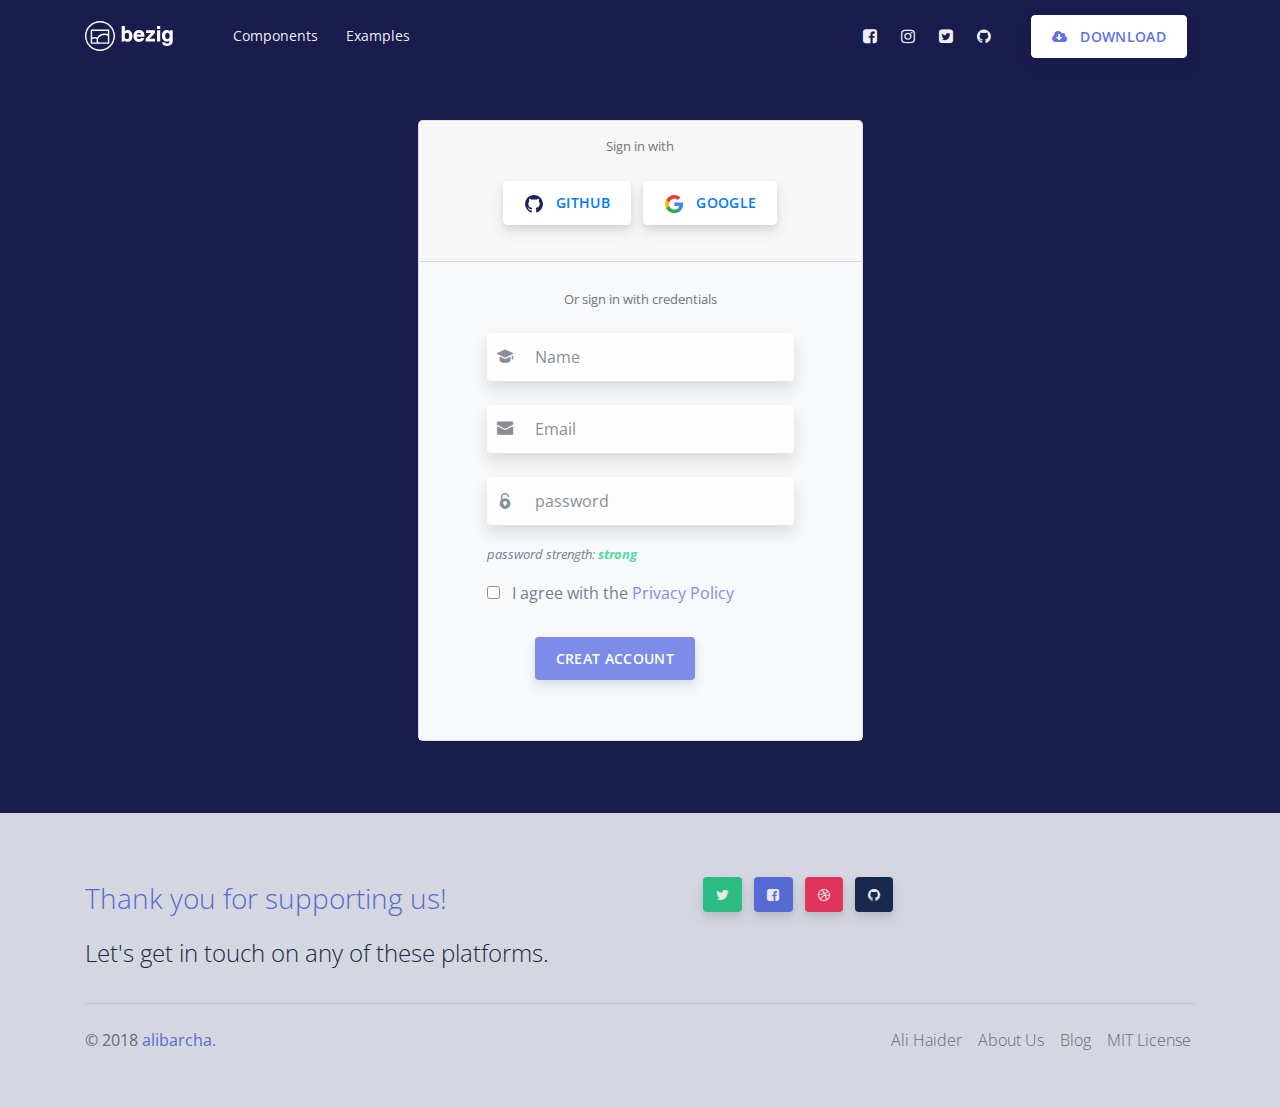
<file: register.html>
<!doctype html>
<html lang="en">
<head>
  <!-- Required meta tags -->
  <meta charset="utf-8">
  <meta name="viewport" content="width=device-width, initial-scale=1, shrink-to-fit=no">
  <!-- Bootstrap CSS -->
  <link rel="stylesheet" href="assets/vandor/bootstrap/css/bootstrap.min.css">
  <!-- font awesome -->
  <link rel="stylesheet" href="./assets/vandor/nucleo/css/nucleo.css">
  <link rel="stylesheet" href="./assets/vandor/font-awesome/css/font-awesome.min.css">
  <!-- custom css -->
  <link rel="stylesheet" href="assets/css/index.css">
  <link rel="stylesheet" href="assets/css/register.css">
   <!-- favicon -->
   <link rel="icon" type="image" href="./assets/images/favicon.png">
  <title>Bezig Design System - Bootstrap 4 - Register page</title>
</head>
<body>

  <!-- banner section start here ********* -->
  <div class=" register-signup-main ">
    <!--======== header======== -->
    <header class="header header-global">
      <!-- navbar -->
        <nav id="navbar-main" class="navbar navbar-expand-lg  navbar-light navbar-main navbar-transparent headroom">
            <div class="container ">
                  <!-- brand -->
                  <a href="index.html" class="navbar-brand mr-lg-5">
                      <img src="assets/images/brand/white-logo.svg" height="30px" class="img-fluid" alt="logo">
                  </a>
                <!-- toggler -->
                <button type="button" class="navbar-toggler" data-toggle="collapse" data-target="#navbar_global" aria-expanded="false" aria-controls="navbar_global" aria-label="toggle navigation">
                   <span class="navbar-toggler-icon"></span>
                </button>
                
                 <!-- -----custom collapse -->
                 <div class="navbar-collapse collapse" id="navbar_global">
                   <div class="navbar-collapse-header">
                     <div class="row">
                       <div class="col-6 collapse-brand">
                          <a href="index.html">
                            <img src="./assets/images/brand/black-logo.svg" alt="logo">
                          </a>
                       </div>
                       <div class="col-6 collapse-close">
                         <button type="button" class="navbar-toggler" data-toggle="collapse" data-target="#navbar_global" aria-controls="navbar_global" aria-expanded="false" aria-label="Toggle navigation">
                           <span></span>
                           <span></span>
                         </button>
                       </div>
                     </div>
                   </div>
                 <!-- </div> -->
             <!-- nav -->
             <ul class="navbar-nav navbar-nav-hover align-items-lg-center">
              <li class="nav-item dropdown">
                <a href="#" class="nav-link" data-toggle="dropdown" href="#" role="button">
                  <i class="ni ni-ui-04  d-lg-none"></i>
                  <span class="nav-link-inner--text">Components</span>
                </a>
                <div class="dropdown-menu  dropdown-menu-xl ">
                 
                <div class="dropdown-menu-inner">
                  <!-- drop item 1 -->
                  <div class="dropdown-item">
                    <a href="home.html" class="media d-flex align-items-center ">
                      <div class="icon  background-primary text-white  rounded-circle icon-box" >
                        <i class="ni ni-spaceship  text-white"></i>
                      </div>
                      <div class="media-body ml-3">
                        <h6 class=" text-primary mb-md-1">Getting started</h6>
                        <small class="para  d-none d-md-inline-block mb-0">Learn how to use Argon compiling Scss, change brand<br> colors and more.</small>
                      </div>
                    </a>
                  </div> <!--dropdown item end-->
                
                  <!-- drop item 2 -->
                  <div class="dropdown-item">
                    <a href="home.html" class="media d-flex align-items-center">
                      <div class="icon background-success text-white  rounded-circle text-white icon-box">
                        <i class="ni ni-palette"></i>
                      </div>
                  
                        <div class="media-body ml-3">
                          <h6 class=" text-primary  mb-md-1 ">Foundation</h6>
                          <small class="para d-none d-md-inline-block mb-0 ">Learn more about colors, typography, icons and the grid<br> system we used for Argon.</small>
                        </div>
                      </a>
                    </div> <!--dropdown item end-->
                    <!-- drop item 3 -->
                    <div class="dropdown-item">
                      <a href="home.html" class="media d-flex align-items-center">
                        <div class="icon background-warning text-white  rounded-circle  icon-box">
                          <i class="ni ni-ui-04 "></i>
                        </div>
                      <div class="media-body ml-3">
                        <h6 class=" text-danger  mb-md-1">Components</h6>
                        <small class="para d-none d-md-inline-block mb-0">Browse our 50 beautiful handcrafted components<br> offered in the Free version.</small>
                      </div>
                    </a>
                  </div> <!--dropdown item end-->
  
                  </div>
                </div>
              </li>
  
              <li class="nav-item dropdown">
                <a href="#" class="nav-link" data-toggle="dropdown" href="#" role="button">
                  <i class="ni ni-collection d-lg-none"></i>
                  <span class="nav-link-inner--text">Examples</span>
                </a>
                <div class="dropdown-menu border-0">
                  <a href="index.html" class="dropdown-item">Landing</a>
                  <a href="profile.html" class="dropdown-item">Profile</a>
                  <a href="login.html" class="dropdown-item">Login</a>
                  <a href="register.html" class="dropdown-item">Register</a>
                </div>
              </li>
            </ul>
            <ul class="navbar-nav align-items-lg-center ml-lg-auto">
              <li class="nav-item">
                <a class="nav-link nav-link-icon" href="#" target="_blank" data-toggle="tooltip" title="Like us on Facebook">
                  <i class="fa fa-facebook-square"></i>
                  <span class="nav-link-inner--text d-lg-none">Facebook</span>
                </a>
              </li>
              <li class="nav-item">
                <a class="nav-link nav-link-icon" href="#" target="_blank" data-toggle="tooltip" title="Follow us on Instagram">
                  <i class="fa fa-instagram "></i>
                  <span class="nav-link-inner--text d-lg-none">Instagram</span>
                </a>
              </li>
              <li class="nav-item">
                <a class="nav-link nav-link-icon" href="#" target="_blank" data-toggle="tooltip" title="Follow us on Twitter">
                  <i class="fa fa-twitter-square"></i>
                  <span class="nav-link-inner--text d-lg-none">Twitter</span>
                </a>
              </li>
              <li class="nav-item">
                <a class="nav-link nav-link-icon" href="#" target="_blank" data-toggle="tooltip" title="Star us on Github">
                  <i class="fa fa-github "></i>
                  <span class="nav-link-inner--text d-lg-none">Github</span>
                </a>
              </li>
              <li class="nav-item d-none d-lg-block ml-lg-4">
                <a href="#" target="_blank" class=" btn custom-btn button-neutral button-mediam ">
                  <span class="btn-inner--icon">
                    <i class="fa fa-cloud-download mr-2"></i>
                  </span>
                  <span class="  nav-link-inner">Download</span>
                </a>
              </li>
            </ul>
  
           </div>
         </div> <!--container-->
      </nav>
   </header> <!--header end-->
  

    <!-- sign up section -->
    <div class="container  my-4  py-4  form-container">
      <div class="row justify-content-center">
        <div class="col-lg-5 ">
          <!-- card -->
          <div class="card rounded-lg">
            <div class="card-header text-center">
              <small class="text-muted pt-4 ">Sign in with</small><br>
              <button class="btn custom-btn button-mediam button-neutral  text-primary my-4 "> <img
                  src="assets/images/icons/common/github.svg" width="20px" class="img-fluid mr-2" alt="">
                github</button>
              <button class="btn custom-btn button-mediam button-neutral  text-primary ml-2 my-4 "> <img
                  src="assets/images/icons/common/google.svg" width="20px" class="img-fluid mr-2" alt="">
                google</button>
            </div>
            <!-- card body -->
            <div class="card-body  bg-light">
               <small class="text-muted pt-2 text-center d-flex justify-content-center">Or sign in with credentials</small>
              <!-- form -->
              <form action="" class="form-group mx-md-5 mt-4 ">
                <input type="text" placeholder="Name" class="form-control py-4 pl-5 shadow border-0 "><br>
                <i class="ni ni-hat-3 text-muted icon-one"></i>
                <input type="email" placeholder="Email" class="form-control py-4 pl-5 shadow border-0"><br>
                <i class="ni ni-email-83 text-muted icon-two"></i>
                <input type="password" placeholder="password" class="form-control py-4 pl-5 shadow border-0">
                <i class="ni ni-lock-circle-open text-muted icon-three"></i>
                <small class="form-text py-3  font-italic">password strength:<span class="color-success font-weight-bold"> strong</span></small>
                <!-- checkbox -->
                <input type="checkbox" id="exampleCheck1">
                <label class="pl-2   " for="exampleCheck1">I agree with the <a class="color-primary text-decoration-none">Privacy Policy</a></label><br>
                <button class="btn custom-btn button-mediam  button-primary ml-5  my-4 signup-button" >creat account</button>                
              </form>
            </div>
          </div>
        </div>
      </div>
    </div>

    <!-- footer section -->
    <!-- jumbotron -->
    <div class="jumbotron mb-0 mt-5 rounded-0 p-3">
      <!-- ============footer section=========== -->
    <div class="container  mt-5 ">
      <div class="row ">
        <div class="col-md-6 ">
          <h3 class=" color-primary font-weight-light">Thank you for supporting us!</h3>
          <h4 class=" color-dark  py-2 font-weight-light">Let's get in touch on any of these platforms.</h4>
        </div>
        <div class="col-md-6"> 
          <a href="#" class="btn custom-btn button-success   ml-md-5 ml-0" data-toggle="tooltip" data-placement="top" title="Follo  us on twitter"> <i class="fa fa-twitter"></i></a>      
          <a href="#" class="btn custom-btn button-primary  ml-2" data-toggle="tooltip" data-placement="top"title="like us on facebook"><i class="fa fa-facebook-square"></i> </a>
          <a href="#" class="btn custom-btn button-danger ml-2" data-toggle="tooltip" data-placement="top" title="Foll us"><i class="fa fa-dribbble"></i></a>
          <a href="#" class="btn custom-btn button-dark ml-2" data-toggle="tooltip" data-placement="top"title="Star us on Github"><i class="fa fa-github"></i></a>    
        </div>        
      </div><hr>
      <!-- inner row -->
      <div class="row  my-4 ">
        <div class="col d-flex flex-md-row flex-column justify-content-md-between ">
           <div class="text-muted">© 2018 <a href="#" class="text-decoration-none color-primary">alibarcha.</a></div>
            <ul class=" d-flex list-unstyled">
              <li class="list-inline-item"><a href="#" class="text-decoration-none p-1 font-weight-light text-dark text-muted">Ali Haider</a></li>
              <li class="list-inline-item"><a href="#" class="text-decoration-none p-1 font-weight-light text-dark text-muted">About Us</a></li>
              <li class="list-inline-item"><a href="#" class="text-decoration-none p-1 font-weight-light text-dark text-muted">Blog</a></li>
              <li class="list-inline-item"><a href="#" class="text-decoration-none p-1 font-weight-light text-dark text-muted">MIT License</a></li>
            </ul>   
        </div>
      </div>
    </div>

    <!-- ========inner footer======== -->
    </div>
    <!--jumbotron-->

    <!-- bootstrap core -->
    <script src="assets/vandor/jquery/jquery.min.js"></script>
    <script src="assets/vandor/popper/popper.min.js"></script>
    <script src="assets/vandor/bootstrap/js/bootstrap.min.js"></script>

    <script src="assets/vandor/bootstrap-datepicker/js/bootstrap-datepicker.min.js"></script>
    <!-- =========custom js======== -->
    <script src="assets/js/index.js"></script>

</body>

</html>
</file>
<file: assets/vandor/nucleo/css/nucleo.css>
/*--------------------------------

hermes-dashboard-icons Web Font - built using nucleoapp.com
License - nucleoapp.com/license/

-------------------------------- */
@font-face {
  font-family: 'NucleoIcons';
  src: url('../fonts/nucleo-icons.eot');
  src: url('../fonts/nucleo-icons.eot') format('embedded-opentype'), url('../fonts/nucleo-icons.woff2') format('woff2'), url('../fonts/nucleo-icons.woff') format('woff'), url('../fonts/nucleo-icons.ttf') format('truetype'), url('../fonts/nucleo-icons.svg') format('svg');
  font-weight: normal;
  font-style: normal;
}
/*------------------------
    base class definition
-------------------------*/
.ni {
  display: inline-block;
  font: normal normal normal 14px/1 NucleoIcons;
  font-size: inherit;
  text-rendering: auto;
  -webkit-font-smoothing: antialiased;
  -moz-osx-font-smoothing: grayscale;
}
/*------------------------
  change icon size
-------------------------*/
.ni-lg {
  font-size: 1.33333333em;
  line-height: 0.75em;
  vertical-align: -15%;
}
.ni-2x {
  font-size: 2em;
}
.ni-3x {
  font-size: 3em;
}
.ni-4x {
  font-size: 4em;
}
.ni-5x {
  font-size: 5em;
}

/*----------------------------------
  add a square/circle background
-----------------------------------*/
.ni.square,
.ni.circle {
  padding: 0.33333333em;
  vertical-align: -16%;
  background-color: #eee;
}
.ni.circle {
  border-radius: 50%;
}
/*------------------------
  list icons
-------------------------*/
.ni-ul {
  padding-left: 0;
  margin-left: 2.14285714em;
  list-style-type: none;
}
.ni-ul > li {
  position: relative;
}
.ni-ul > li > .ni {
  position: absolute;
  left: -1.57142857em;
  top: 0.14285714em;
  text-align: center;
}
.ni-ul > li > .ni.lg {
  top: 0;
  left: -1.35714286em;
}
.ni-ul > li > .ni.circle,
.ni-ul > li > .ni.square {
  top: -0.19047619em;
  left: -1.9047619em;
}
/*------------------------
  spinning icons
-------------------------*/
.ni.spin {
  -webkit-animation: nc-spin 2s infinite linear;
  -moz-animation: nc-spin 2s infinite linear;
  animation: nc-spin 2s infinite linear;
}
@-webkit-keyframes nc-spin {
  0% {
    -webkit-transform: rotate(0deg);
  }
  100% {
    -webkit-transform: rotate(360deg);
  }
}
@-moz-keyframes nc-spin {
  0% {
    -moz-transform: rotate(0deg);
  }
  100% {
    -moz-transform: rotate(360deg);
  }
}
@keyframes nc-spin {
  0% {
    -webkit-transform: rotate(0deg);
    -moz-transform: rotate(0deg);
    -ms-transform: rotate(0deg);
    -o-transform: rotate(0deg);
    transform: rotate(0deg);
  }
  100% {
    -webkit-transform: rotate(360deg);
    -moz-transform: rotate(360deg);
    -ms-transform: rotate(360deg);
    -o-transform: rotate(360deg);
    transform: rotate(360deg);
  }
}
/*------------------------
  rotated/flipped icons
-------------------------*/
.ni.rotate-90 {
  filter: progid:DXImageTransform.Microsoft.BasicImage(rotation=1);
  -webkit-transform: rotate(90deg);
  -moz-transform: rotate(90deg);
  -ms-transform: rotate(90deg);
  -o-transform: rotate(90deg);
  transform: rotate(90deg);
}
.ni.rotate-180 {
  filter: progid:DXImageTransform.Microsoft.BasicImage(rotation=2);
  -webkit-transform: rotate(180deg);
  -moz-transform: rotate(180deg);
  -ms-transform: rotate(180deg);
  -o-transform: rotate(180deg);
  transform: rotate(180deg);
}
.ni.rotate-270 {
  filter: progid:DXImageTransform.Microsoft.BasicImage(rotation=3);
  -webkit-transform: rotate(270deg);
  -moz-transform: rotate(270deg);
  -ms-transform: rotate(270deg);
  -o-transform: rotate(270deg);
  transform: rotate(270deg);
}
.ni.flip-y {
  filter: progid:DXImageTransform.Microsoft.BasicImage(rotation=0);
  -webkit-transform: scale(-1, 1);
  -moz-transform: scale(-1, 1);
  -ms-transform: scale(-1, 1);
  -o-transform: scale(-1, 1);
  transform: scale(-1, 1);
}
.ni.flip-x {
  filter: progid:DXImageTransform.Microsoft.BasicImage(rotation=2);
  -webkit-transform: scale(1, -1);
  -moz-transform: scale(1, -1);
  -ms-transform: scale(1, -1);
  -o-transform: scale(1, -1);
  transform: scale(1, -1);
}
/*------------------------
    font icons
-------------------------*/

.ni-active-40::before {
    content: "\ea02";
}

.ni-air-baloon::before {
    content: "\ea03";
}

.ni-album-2::before {
    content: "\ea04";
}

.ni-align-center::before {
    content: "\ea05";
}

.ni-align-left-2::before {
    content: "\ea06";
}

.ni-ambulance::before {
    content: "\ea07";
}

.ni-app::before {
    content: "\ea08";
}

.ni-archive-2::before {
    content: "\ea09";
}

.ni-atom::before {
    content: "\ea0a";
}

.ni-badge::before {
    content: "\ea0b";
}

.ni-bag-17::before {
    content: "\ea0c";
}

.ni-basket::before {
    content: "\ea0d";
}

.ni-bell-55::before {
    content: "\ea0e";
}

.ni-bold-down::before {
    content: "\ea0f";
}

.ni-bold-left::before {
    content: "\ea10";
}

.ni-bold-right::before {
    content: "\ea11";
}

.ni-bold-up::before {
    content: "\ea12";
}

.ni-bold::before {
    content: "\ea13";
}

.ni-book-bookmark::before {
    content: "\ea14";
}

.ni-books::before {
    content: "\ea15";
}

.ni-box-2::before {
    content: "\ea16";
}

.ni-briefcase-24::before {
    content: "\ea17";
}

.ni-building::before {
    content: "\ea18";
}

.ni-bulb-61::before {
    content: "\ea19";
}

.ni-bullet-list-67::before {
    content: "\ea1a";
}

.ni-bus-front-12::before {
    content: "\ea1b";
}

.ni-button-pause::before {
    content: "\ea1c";
}

.ni-button-play::before {
    content: "\ea1d";
}

.ni-button-power::before {
    content: "\ea1e";
}

.ni-calendar-grid-58::before {
    content: "\ea1f";
}

.ni-camera-compact::before {
    content: "\ea20";
}

.ni-caps-small::before {
    content: "\ea21";
}

.ni-cart::before {
    content: "\ea22";
}

.ni-chart-bar-32::before {
    content: "\ea23";
}

.ni-chart-pie-35::before {
    content: "\ea24";
}

.ni-chat-round::before {
    content: "\ea25";
}

.ni-check-bold::before {
    content: "\ea26";
}

.ni-circle-08::before {
    content: "\ea27";
}

.ni-cloud-download-95::before {
    content: "\ea28";
}

.ni-cloud-upload-96::before {
    content: "\ea29";
}

.ni-compass-04::before {
    content: "\ea2a";
}

.ni-controller::before {
    content: "\ea2b";
}

.ni-credit-card::before {
    content: "\ea2c";
}

.ni-curved-next::before {
    content: "\ea2d";
}

.ni-delivery-fast::before {
    content: "\ea2e";
}

.ni-diamond::before {
    content: "\ea2f";
}

.ni-email-83::before {
    content: "\ea30";
}

.ni-fat-add::before {
    content: "\ea31";
}

.ni-fat-delete::before {
    content: "\ea32";
}

.ni-fat-remove::before {
    content: "\ea33";
}

.ni-favourite-28::before {
    content: "\ea34";
}

.ni-folder-17::before {
    content: "\ea35";
}

.ni-glasses-2::before {
    content: "\ea36";
}

.ni-hat-3::before {
    content: "\ea37";
}

.ni-headphones::before {
    content: "\ea38";
}

.ni-html5::before {
    content: "\ea39";
}

.ni-istanbul::before {
    content: "\ea3a";
}

.ni-key-25::before {
    content: "\ea3b";
}

.ni-laptop::before {
    content: "\ea3c";
}

.ni-like-2::before {
    content: "\ea3d";
}

.ni-lock-circle-open::before {
    content: "\ea3e";
}

.ni-map-big::before {
    content: "\ea3f";
}

.ni-mobile-button::before {
    content: "\ea40";
}

.ni-money-coins::before {
    content: "\ea41";
}

.ni-note-03::before {
    content: "\ea42";
}

.ni-notification-70::before {
    content: "\ea43";
}

.ni-palette::before {
    content: "\ea44";
}

.ni-paper-diploma::before {
    content: "\ea45";
}

.ni-pin-3::before {
    content: "\ea46";
}

.ni-planet::before {
    content: "\ea47";
}

.ni-ruler-pencil::before {
    content: "\ea48";
}

.ni-satisfied::before {
    content: "\ea49";
}

.ni-scissors::before {
    content: "\ea4a";
}

.ni-send::before {
    content: "\ea4b";
}

.ni-settings-gear-65::before {
    content: "\ea4c";
}

.ni-settings::before {
    content: "\ea4d";
}

.ni-single-02::before {
    content: "\ea4e";
}

.ni-single-copy-04::before {
    content: "\ea4f";
}

.ni-sound-wave::before {
    content: "\ea50";
}

.ni-spaceship::before {
    content: "\ea51";
}

.ni-square-pin::before {
    content: "\ea52";
}

.ni-support-16::before {
    content: "\ea53";
}

.ni-tablet-button::before {
    content: "\ea54";
}

.ni-tag::before {
    content: "\ea55";
}

.ni-tie-bow::before {
    content: "\ea56";
}

.ni-time-alarm::before {
    content: "\ea57";
}

.ni-trophy::before {
    content: "\ea58";
}

.ni-tv-2::before {
    content: "\ea59";
}

.ni-umbrella-13::before {
    content: "\ea5a";
}

.ni-user-run::before {
    content: "\ea5b";
}

.ni-vector::before {
    content: "\ea5c";
}

.ni-watch-time::before {
    content: "\ea5d";
}

.ni-world::before {
    content: "\ea5e";
}

.ni-zoom-split-in::before {
    content: "\ea5f";
}

.ni-collection::before {
    content: "\ea60";
}

.ni-image::before {
    content: "\ea61";
}

.ni-shop::before {
    content: "\ea62";
}

.ni-ungroup::before {
    content: "\ea63";
}

.ni-world-2::before {
    content: "\ea64";
}

.ni-ui-04::before {
    content: "\ea65";
}


/* all icon font classes list here */
</file>
<file: assets/css/landing.css>
.landing-banner{
   min-height: 116vh;
   background-image: url(../images/banner/banner-5.jpg);
   background-repeat: no-repeat;
   background-size: cover;
}
.landing-banner .content-area{
    margin-top: 65px;
}
.landing-banner .content-area p{
    font-size: 1.15rem;
    font-weight: 100;
    line-height: 1.7;   
}

/* =======cards section======= */
.card-section{
    margin-top: -160px;
}
@media screen and (max-width:992px) {
    .card-section{
        margin-top: 20px;       
    }
      
}
.card-1{
    box-shadow: 0 15px 35px rgb(50 50 93 / 10%), 0 5px 15px rgb(0 0 0 / 7%);   
}
.card-1:hover{
    transform: translate(0px,-15px);
    -webkit-transform: translate(0px,-15px);
    -moz-transform: translate(0px,-15px);
    transition-property: all;
    transition-duration: .1s;
    transition-timing-function: linear;
    transition-delay: .2s;
}
.card-1 .icon-box{
    display: inline-block;
    width: 47px;
    height: 47px;
    background-color: rgb(196, 203, 245);
    border-radius: 50%;
    margin: 12px 0 16px 0;
}
.card-1 .icon-box i{
     font-size: 18px; 
}

.card-1 p{
    color: #3c6382;
    font-size: 14px;
}
.card-1 .badge{
    background-color:rgb(229, 232, 250) ;
    padding: 6px 12px 6px 12px;
    font-weight: 100;
    font-size: 11px;
}
.card-1 button{
    color: white;
    font-size: 14px;
    font-weight: 600;
}
.card-1 button:hover{
    color: white;
}

/* card 2 */

.card-2{
    box-shadow: 0 15px 35px rgb(50 50 93 / 10%), 0 5px 15px rgb(0 0 0 / 7%);   
}
.card-2:hover{
    transform: translate(0px,-15px);
    -webkit-transform: translate(0px,-15px);
    -moz-transform: translate(0px,-15px);
    transition-property: all;
    transition-duration: .1s;
    transition-timing-function: linear;
    transition-delay: .2s;
}
.card-2 .icon-box{
    display: inline-block;
    width: 47px;
    height: 47px;
    background-color: rgb(169, 236, 208);
    border-radius: 50%;
    margin: 12px 0 16px 0;
}
.card-2 .icon-box i{
     font-size: 18px; 
}
.card-2 p{
    color: #3c6382;
    font-size: 14px;
}
.card-2 .badge{
    background-color:rgb(201, 243, 225);
    padding: 6px 12px 6px 12px;
    font-weight: 100;
    font-size: 11px;
}
.card-2 button{
    /* background-color:rgb(94, 114, 228) ; */
    color: white;
    font-size: 14px;
    font-weight: 600;
}
.card-2 button:hover{
    color: white;
}


/* card 3 */
.card-3{
    box-shadow: 0 15px 35px rgb(50 50 93 / 10%), 0 5px 15px rgb(0 0 0 / 7%);   
}
.card-3:hover{
    transform: translate(0px,-15px);
    -webkit-transform: translate(0px,-15px);
    -moz-transform: translate(0px,-15px);
    transition-property: all;
    transition-duration: .1s;
    transition-timing-function: linear;
    transition-delay: .2s;
}
.card-3 .icon-box{
    display: inline-block;
    width: 47px;
    height: 47px;
    background-color: rgb(253, 197, 184);
    border-radius: 50%;
    margin: 12px 0 16px 0;
}
.card-3 .icon-box i{
     font-size: 18px; 
}
.card-3 p{
    color: #3c6382;
    font-size: 14px;
}
.card-3 .badge{
    background-color:rgb(254, 228, 222);
    padding: 6px 12px 6px 12px;
    font-weight: 100;
    font-size: 11px;
}
.card-3 button{
    color: white;
    font-size: 14px;
    font-weight: 600;
}
.card-3 button:hover{
    color: white;
}

/* =========awesome-featuer section =========*/
.awesome-features{
    margin: 100px auto;
}
.awesome-features .icon-box{
    display: inline-block;
    width: 70px;
    height: 70px;
    background-color: rgb(169, 236, 208);
    border-radius: 50%;
    margin-top: 60px;
    margin-bottom: 40px;
}
.awesome-features .icon-box i{
    font-size: 30px;
    color: rgb(45, 206, 137);
}
.awesome-features h3{
  font-size: 35px;
  font-weight: 600;    
}
.awesome-features p{
    line-height: 27px;
    font-size: 18px;
    padding: 10px 0 20px 0;
}
/* inner icon box 1 */
.inner-icon-box1{
    width: 40px;
    height: 40px;
    border-radius: 50%;
    background-color: rgb(169, 236, 208);  
}
.inner-icon-box1 i{
    color: rgb(45, 206, 137); 
}

/* inner icon box 2*/
.inner-icon-box2{
    width: 40px;
    height: 40px;
    display: inline-block;
    border-radius: 50%;
    background-color: rgb(169, 236, 208);
   
}
.inner-icon-box2 i{
    color: rgb(45, 206, 137);
}
/* inner icon box 3 */
.inner-icon-box3{
    width: 40px;
    height: 40px;
    display: inline-block;
    border-radius: 50%;
    background-color: rgb(169, 236, 208);  
}
.inner-icon-box3 i{
    color: rgb(45, 206, 137);
}

/* ========customers-area======== */
.customers-area .box-area{
    width: 70px;
    height: 70px;
    background-color: rgb(248, 192, 180);
    border-radius: 50%;
}
.customers-area .box-area i{
    color: rgb(255, 55, 11);
    font-size: 30px;
}
.customers-area a:hover{
   color:  rgb(255, 42, 0);
   text-decoration: none;
}



/* *******************feature-box **************** */
.feature-box{
    background: #fbb140;
    background: linear-gradient(87deg,#fbb140 0%, #fb6340 100%);
    background: -webkit-linear-gradient(87deg,#fbb140 0%, #fb6340 100%);
    background: -moz-linear-gradient(87deg,#fbb140 0%, #fb6340 100%);
   
}
.feature-box .card:not(1){
    box-shadow: 0 15px 35px rgb(50 50 93 / 10%), 0 5px 15px rgb(0 0 0 / 7%) 
}
.feature-box .feature-icon-box {
    
    width: 60px;
    height: 60px;
    display: inline-block;
    border-radius: 50%;
}
.feature-box .feature-icon-box  i{
    font-size: 20px;
}
 
.feature-box  .banner-img{
    padding-top: 100px;
}

/* ========our team ========= */
.team-content{
   padding-top: 50px;
}
.team-content h2{
    font-size: 35px;
    
}

.team-content p{
    line-height: 35px;   
}
/* =========team images======== */

.team-images img{
    width: 190px;
    height: 190px;
    border-radius: 50%;
}

.social-icon-box{
    width: 40px;
    height: 40px;
    border-radius: 50%;
    cursor: pointer;
    color: white;
    display: flex;
    justify-content: center;
    align-items: center;
    
   
    

}
/* ************common************* */
.common{
    background: #fbb140;
    background: linear-gradient(87deg,#fbb140 0%, #fb6340 100%);
    background: -webkit-linear-gradient(87deg,#fbb140 0%, #fb6340 100%);
    background: -moz-linear-gradient(87deg,#fbb140 0%, #fb6340 100%);

}
.common p{
    line-height: 32px;
    font-size: 1rem;
    font-weight: 400;
}

/* ======== contact section ======== */

.contact-section{
    background-color: rgb(23, 39, 77);
    min-height: 105vh;
}
.contact-section p{
    font-size: 18px;
    font-weight: 100;
    line-height: 35px;
    padding: 20px 25px 15px 25px;
}
.contact-section .tool-span{
    display: inline-block;
    width: 70px;
    height: 70px;
    border-radius: 50%;
}
.contact-section .tool-span i{
    font-size: 30px;
       
}
.contact-section .inner-tittle{
    line-height: 26px;
}

/* =========contact-us-form========= */

.contact-us-form    .input-group{
   box-shadow:  0 1px 3px rgb(50 50 93 / 15%), 0 1px 0 rgb(0 0 0 / 2%);
}
.contact-us-form input{
    border-left: none;   
}
.contact-us-form input::placeholder{
    font-size: 14px;
    padding-right: 7px;
    color: gray;
    opacity: 0.7;
}
.contact-us-form textarea::placeholder{
    font-size: 14px;
    padding-right: 7px;
    color: gray;
    opacity: 0.7;
}
.contact-us-form   input:focus{
    box-shadow: none;
    outline: none;
}

.contact-us-form   textarea:focus{ 
    box-shadow: none;
    border-color: transparent; 
}

.contact-us-form .input-group-prepend .input-group-text{
    background-color: #ffff;
    border-right: none;
}
.contact-us-form .input-group-prepend .input-group-text i{
    color: gray;
    opacity: 0.6;
  
}
</file>
<file: assets/css/index.css>
@import url('https://fonts.googleapis.com/css2?family=Open+Sans:wght@300;400;500;600;700;800&display=swap');
html{
  scroll-behavior: smooth;
}
body{
  
    font-family: 'Open Sans', sans-serif;
    font-size: 1rem;
    font-weight: 400;
    line-height: 1.5;
    color: #525f7f;
}
/*==========Typography========== */
h1,h2,h3,h4,h5,h6, .h1, .h2, .h3, .h4, .h5, .h6{
    font-weight: 400;
    line-height: 1.5;
    margin-bottom: 0.5rem;
    color: #32325d;
}
h1, .h1 {
    font-size: 2.5rem;
}
h2, .h2 {
    font-size: 2rem;
}
h3, .h3 {
    font-size: 1.75rem;
}
h4, .h4 {
    font-size: 1.5rem;
}
h5, .h5 {
    font-size: 1.25rem;
}
h6, .h6 {
    font-size: 1rem;
}
/* ==========paragraphs========= */
p{
  font-size: 1rem;
  font-weight: 400;
  line-height: 1.7;
}

/*========== Display custom classes========== */
.theme-display-1{
    font-size: 3.3rem;
    font-weight: 500;
    line-height: 1.5;
}
.theme-display-2 {
    font-size: 2.75rem;
    font-weight: 500;
    line-height: 1.5;
}
.theme-display-3 {
    font-size: 2.1875rem;
    font-weight: 500;
    line-height: 1.5;
}
.theme-display-4 {
    font-size: 1.6275rem;
    font-weight: 500;
    line-height: 1.5;
}
/* special heading */
.heading{
  font-size: .95rem;
  font-weight: 400;
  letter-spacing: .025em;
  text-transform: uppercase;
}
.heading-title {
  font-size: 1.375rem;
  font-weight: 600;
  letter-spacing: .025em;
  text-transform: uppercase;
}


/*==========form input component========== */

.custom-input{
    padding: 23px 12px;
    height: 45px;
}
.custom-input::placeholder{
    color: #8898aa;
    font-size: 13px;
}
.custom-input:focus{
    box-shadow: none;
    
}
.form-section-1 span{
    background-color: transparent;
}
.form-section-2 span{
    background-color: white;

}
.form-section-1 i{
    color: rgb(185, 199, 213);
}
.form-section-2 i{
    color: rgb(185, 199, 213);
}
.is-valid{
  box-shadow: none;
}
.is-invalid{
  box-shadow: none;
}
.is-invalid::placeholder{
    color: red;
}
.is-valid::placeholder{
    color: #05c46b;
}
/* ========rotate element====== */
.bounce-element:hover{
        transition-property: all;
        transform: translateY(-3px);
        transition-timing-function: linear;
        transition-duration: .1s;        
        transition-delay: .1s; 
}

/*==========Button Components==========*/

.custom-btn{
  font-size: 0.875rem;
  font-weight: 600;
  text-transform: uppercase;
  box-shadow: 0 7px 14px rgb(50 50 93 / 10%), 0 3px 6px rgb(0 0 0 / 8%);
  position: relative;
  line-height: 1.5;
  letter-spacing: .025em;
}
.custom-btn:hover{
  transition-property: all;
  transform: translateY(-3px);
  transition-timing-function: linear;
  transition-duration: .1s;        
  transition-delay: .1s; 

}
/* small btn */
.button-sm{
    font-size: .75rem;
    padding: 0.25rem .5rem;
}
/* button mediam */
.button-mediam{
  padding: 0.625rem 1.25rem;
  font-size: 0.875rem;

}

/* larg btn */
.button-lg{
  font-size: .9rem;
  padding: 0.875rem 1rem;

}
/* ====buttons colors===== */
.button-primary{
    background-color: rgb(94, 114, 228);
    color: white !important;  
}

.button-info{
    background-color: rgb(17, 205, 239);
    color: white !important;
  
}
.button-dark{
    background-color:rgb(23, 43, 77);
    color: white !important;  
}
.button-success{
    background-color: rgb(45, 206, 137);
    color: white !important;
 
}
.button-warning{
    background-color: rgb(251, 99, 64);
    color: white !important;
}
.button-danger{
    background-color: rgb(245, 54, 92);
    color: white !important ; 
}
.button-neutral{ 
  border-color: #fff;
  background-color: #fff; 
  color: #5e72e4 ;
}
.button-white{
  color: #212529;
  border-color: #fff;
  background-color: #fff;
 
}
.button-black{
    background-color: rgb(34, 34, 34);
    color: white;
}

/* ========button outlines========== */

/*outline primary */
.outline{
  font-size: 0.875rem;
  font-weight: 600;
  text-transform: uppercase;
  padding:0.625rem 1.25rem ;
}
/* outline primary */
.button-outline-primary{
  background-color: transparent;
  color:rgb(94, 114, 228) ;
  border: 1px solid rgb(94, 114, 228);  
}
.button-outline-primary:hover{
  background-color: rgb(94, 114, 228);
  color:white;
}

/*outline info */
.button-outline-info{
  background-color:transparent ;
  color: rgb(17, 205, 239);
  border: 1px solid rgb(17, 205, 239);
}
.button-outline-info:hover{
  background-color: rgb(17, 205, 239);
  color: white;
}
/*outline success */
.button-outline-success{
  background-color: transparent;
  color: rgb(45, 206, 137);
  border: 1px solid rgb(45, 206, 137);
}
.button-outline-success:hover{
  background-color:rgb(45, 206, 137) ;
  color: white;
}
/*outline warning */
.button-outline-warning{
  background-color: transparent;
  color: rgb(251, 99, 64);
  border: 1px solid rgb(251, 99, 64);
}
.button-outline-warning:hover{
  background-color: rgb(251, 99, 64);
  color: white;
}
/* outline danger */
.button-outline-danger{
  background-color: transparent;
  color:rgb(245, 54, 92) ;
  border: 1px solid rgb(245, 54, 92);
}
.button-outline-danger:hover{
  background-color: rgb(245, 54, 92);
  color: white;
}

/* ========= links========= */
.custom-link{
  font-size: 0.875rem;
  font-weight: 600;
  text-transform: uppercase;
  text-decoration: none !important;
  cursor: pointer;
  user-select: none;
  padding-top: 0.625rem;
  padding-right: 1.25rem;
  padding-bottom: 0.625rem;
  padding-left: 1.25rem;
}

/* ==========text color classes==========*/
.color-primary{
    color: rgb(94, 114, 228) !important; 
 }
 .color-neutral{
    color: rgb(255, 255, 255) !important ; 
 }
 .color-danger{
    color: rgb(245, 54, 92) !important;
 }
 .color-warning{
    color: rgb(251, 99, 64) !important;
 }
 .color-success{
    color: rgb(45, 206, 137) !important;
 }
 .color-dark{
    color: rgb(23, 43, 77) !important; 
 }
 .color-info{
    color: rgb(17, 205, 239) !important ; 
 }
/* ==========background color classes==========*/
 .background-primary{
     background-color: rgb(94, 114, 228);  
 }
 .background-neutral{
    background-color: rgb(255, 255, 255);  
 }
 .background-danger{
    background-color: rgb(245, 54, 92); 
 }
 .background-warning{
    background-color: rgb(251, 99, 64); 
 }
 .background-success{
    background-color: rgb(45, 206, 137); 
 }
 .background-dark{
    background-color: rgb(23, 43, 77);  
 }
 .background-info{
    background-color: rgb(17, 205, 239);  
 }

/* =========customiza dotpicker========= */
.datepicker-dropdown{
   
   padding: 10px 20px;
    line-height: 25px;
    border-radius: 6px;  
    line-height: 30px;
    
}
.date-section input{
    padding-top: 20px;
    padding-bottom: 20px;
    padding-left: 10px;
    padding-right: 20px;
    opacity: 0.9;

}
.date-section input:focus{
    
    box-shadow: none;
    
}
.date-section i{
    color: rgb(185, 199, 213);
    font-size: 18px;
}


/* =======navbar [navbar collapse] ======= */


.navbar-nav .nav-link {
    font-family: "Open Sans", sans-serif;
    font-size: 0.9rem;
    font-weight: 400;
    transition: all 0.15s linear;
    letter-spacing: 0;
    text-transform: normal;
  }
  
  @media screen and (prefers-reduced-motion: reduce) {
    .navbar-nav .nav-link {
      transition: none;
    }
  }
  
  .navbar-nav .nav-link .nav-link-inner--text {
    margin-left: 0.25rem;
  }

  .navbar-brand {
    font-size: 0.875rem;
    font-size: 0.875rem;
    font-weight: 600;
    letter-spacing: 0.05px;
    text-transform: uppercase;
  }
  .navbar-brand img {
    height: 30px;
  }
  
  .navbar-dark .navbar-brand {
    color: #fff;
  }
  
  .navbar-light .navbar-brand {
    color: #32325d;
  }
   
  @media (min-width: 992px) {
    .navbar-nav .nav-item {
      margin-right: 0.5rem;
    }
  
    .navbar-nav .nav-item [data-toggle="dropdown"]::after {
      transition: all 0.15s ease;
    }
  
    .navbar-nav .nav-item.show [data-toggle="dropdown"]::after {
      transform: rotate(180deg);
    }
  
    .navbar-nav .nav-link {
      padding-top: 1rem;
      padding-bottom: 1rem;
      color: black;
      border-radius: 0.25rem;
    }
    .navbar-nav .nav-link i {
      margin-right: 0.625rem;
    }
  
    .navbar-nav .nav-link-icon {
      font-size: 1rem;
      padding-right: 0.5rem !important;
      padding-left: 0.5rem !important;
      border-radius: 0.25rem;
    }
  
    .navbar-nav .nav-link-icon i {
      margin-right: 0;
    }
  
    .navbar-nav .dropdown-menu {
      margin: 0;
      pointer-events: none;
      opacity: 0;
    }
  
    .navbar-nav .dropdown-menu:before {
      position: absolute;
      z-index: -5;
      bottom: 100%;
      left: 20px;
      display: block;
      width: 16px;
      height: 16px;
  
      content: "";
      transform: rotate(-45deg) translateY(1rem);
  
      border-radius: 0.2rem;
      background: #fff;
      box-shadow: none;
    }
  
    .navbar-nav .dropdown-menu-right:before {
      right: 20px;
      left: auto;
    }
  
    .navbar-nav:not(.navbar-nav-hover) .dropdown-menu.show {
      animation: show-navbar-dropdown 0.25s ease forwards;
      pointer-events: auto;
      opacity: 1;
    }
  
    .navbar-nav:not(.navbar-nav-hover) .dropdown-menu.close {
      display: block;
  
      animation: hide-navbar-dropdown 0.15s ease backwards;
    }
  
    .navbar-nav.navbar-nav-hover .dropdown-menu {
      display: block;
      transition: visibility 0.25s, opacity 0.25s, transform 0.25s;
      transform: translate(0, 10px) perspective(200px) rotateX(-2deg);
      pointer-events: none;
      opacity: 0;
    }
  
    .navbar-nav.navbar-nav-hover .nav-item.dropdown:hover > .dropdown-menu {
      display: block;
      visibility: visible;
      transform: translate(0, 0);
      animation: none;
      pointer-events: auto;
      opacity: 1;
    }
  
    .navbar-nav .dropdown-menu-inner {
      position: relative;    
      padding: 1rem;
    }
  }
   
  .navbar-transparent .navbar-brand {
    color: white;
  }
  
  .navbar-transparent .navbar-toggler {
    color: white;
  }
  .navbar-transparent .navbar-toggler-icon {
    background-image: url("data:image/svg+xml;charset=utf8,%3Csvg viewBox='0 0 30 30' xmlns='http://www.w3.org/2000/svg'%3E%3Cpath stroke='rgba(255, 255, 255, 0.95)' stroke-width='2' stroke-linecap='round' stroke-miterlimit='10' d='M4 7h22M4 15h22M4 23h22'/%3E%3C/svg%3E");

  }
  
  @media (min-width: 768px) {
    .navbar-transparent .navbar-nav .nav-link {
      color: rgba(255, 255, 255, 0.95);
    }
  
    .navbar-transparent .navbar-nav .nav-link:hover,
    .navbar-transparent .navbar-nav .nav-link:focus {
      color: rgba(255, 255, 255, 0.65);
    }
  
    .navbar-transparent .navbar-nav .nav-link.disabled {
      color: rgba(255, 255, 255, 0.25);
    }
  
    .navbar-transparent .navbar-nav .show > .nav-link,
    .navbar-transparent .navbar-nav .active > .nav-link,
    .navbar-transparent .navbar-nav .nav-link.show,
    .navbar-transparent .navbar-nav .nav-link.active {
      color: rgba(255, 255, 255, 0.65);
    }
  
    .navbar-transparent .navbar-brand {
      color: rgba(255, 255, 255, 0.95);
    }
  
    .navbar-transparent .navbar-brand:hover,
    .navbar-transparent .navbar-brand:focus {
      color: rgba(255, 255, 255, 0.95);
    }
  }
  
  .navbar-collapse-header {
    display: none;
  }
  
  @media (max-width: 991.98px) {
    .navbar-nav .nav-link {
      padding: 0.625rem 0;
  
      color: #172b4d !important;
    }
  
    .navbar-nav .dropdown-menu {
      min-width: auto;
  
      box-shadow: none;
    }
  
    .navbar-nav .dropdown-menu .media svg {
      width: 30px;
    }
  
    .navbar-collapse {
      position: absolute;
      z-index: 1050;
      top: 0;
      right: 0;
      left: 0;
      overflow-y: auto;
      width: calc(100% - 1.4rem);
      height: auto !important;
      margin: 0.7rem;
      opacity: 0;
    }
  
    .navbar-collapse .navbar-toggler {
      position: relative;
      display: inline-block;
      width: 20px;
      height: 20px;
      padding: 0;
      cursor: pointer;
    }
  
    .navbar-collapse .navbar-toggler span {
      position: absolute;
      display: block;
      width: 100%;
      height: 2px;
      opacity: 1;
      border-radius: 2px;
      background: #283448;
    }
  
    .navbar-collapse .navbar-toggler :nth-child(1) {
      transform: rotate(135deg);
    }
  
    .navbar-collapse .navbar-toggler :nth-child(2) {
      transform: rotate(-135deg);
    }
  
    .navbar-collapse .navbar-collapse-header {
      display: block;
      margin-bottom: 1rem;
      padding-bottom: 1rem;
      border-bottom: 1px solid rgba(0, 0, 0, 0.1);
    }
  
    .navbar-collapse .collapse-brand img {
      height: 36px;
    }
  
    .navbar-collapse .collapse-close {
      text-align: right;
    }
  
    .navbar-collapse.collapsing,
    .navbar-collapse.show {
      padding: 1.5rem;
      animation: show-navbar-collapse 0.2s ease forwards;
      border-radius: 0.25rem;
      background: #fff;
      box-shadow: 0 50px 100px rgba(50, 50, 93, 0.1),
        0 15px 35px rgba(50, 50, 93, 0.15), 0 5px 15px rgba(0, 0, 0, 0.1);
    }
  
    .navbar-collapse.collapsing-out {
      animation: hide-navbar-collapse 0.2s ease forwards;
    }
  }
  
  @keyframes show-navbar-collapse {
    0% {
      transform: scale(0.95);
      transform-origin: 100% 0;
  
      opacity: 0;
    }
  
    100% {
      transform: scale(1);
  
      opacity: 1;
    }
  }
  
  @keyframes hide-navbar-collapse {
    from {
      transform: scale(1);
      transform-origin: 100% 0;
  
      opacity: 1;
    }
  
    to {
      transform: scale(0.95);
  
      opacity: 0;
    }
  }
  
  @keyframes show-navbar-dropdown {
    0% {
      transition: visibility 0.25s, opacity 0.25s, transform 0.25s;
      transform: translate(0, 10px) perspective(200px) rotateX(-2deg);
  
      opacity: 0;
    }
  
    100% {
      transform: translate(0, 0);
  
      opacity: 1;
    }
  }
  
  @keyframes hide-navbar-dropdown {
    from {
      opacity: 1;
    }
  
    to {
      transform: translate(0, 10px);
      opacity: 0;
    }
  }
  
  /* ---- inner collapse styling ---- */
  .dropdown-menu-inner .icon-box{
    width: 50px;
    height: 50px;
    border-radius: 50%;
  }
  .dropdown-menu-inner .icon-box i{
    font-size: 20px;
    padding-left: 15px;
    padding-top: 15px;
    
  }
  .dropdown-menu-inner  h6:hover{
    text-decoration: none;
    
  }
  .dropdown-menu-inner .para{
    color: gray;
  }
  .media:hover{
    text-decoration: none;
  }
 
/* ==========banner==========*/
.banner{
    background-image: url(../images/banner/banner-5.jpg);
    background-position: center;
    background-repeat: no-repeat;
    background-size: cover;

}
/* ========hero section======= */
.hero .hero-row{
    margin-top: 14%;
    margin-bottom: 14%;
    text-align: center;
    color: white;
}

.hero .hero-row button{
    margin-bottom: 40px;
}
.hero .hero-row small{
    font-size: 14px;
   
}
/* ==hero section end==== */


/* ========basic elements  buttons ************ */

.basic-elements .row{
  margin: 40px 0; 
}
.basic-elements .row small{
  text-transform: uppercase;
  font-weight: 600;
}
.basic-elements .row button{
  margin: 18px 0;
}


/* ========= tabs=========*/
.tabs a{
    background-color: rgb(255, 255, 255);
    color: rgb(94, 114, 228);
    text-transform: uppercase;
    font-weight: 500;
    box-shadow: 0 7px 14px rgb(50 50 93 / 10%), 0 3px 6px rgb(0 0 0 / 8%);
    
}
.tabs a:hover{
    color:rgb(94, 114, 228) ;
}
.tabs .tab-content{
   box-shadow:  0 15px 35px rgb(50 50 93 / 10%), 0 5px 15px rgb(0 0 0 / 7%) ;
}
.tabs .fade{
    line-height: 24px;
    font-weight: 300;
    color: #525f7f;
    font-size: 14px;
}

/*========== progress==========*/
.progress-tittle{
    padding: 5px 14px 5px 14px;
    font-size: 10px;
    border-radius: 40px;
    color: #2643e9;
    background-color: rgb(239, 241, 252);
    
}
/* =========== labels========= */
 .progress-tittle-1{
    padding: 5px 13px 5px 13px;
    font-size: 10px;
    border-radius: 40px;
    color: #2643e9;
    background-color: rgba(203, 210, 246, .5);
    text-transform: uppercase;
    
}
.progress-tittle-2{
    padding: 5px 13px 5px 13px;
    font-size: 10px;
    border-radius: 40px;
    color: #1aae6f;
    background-color: rgba(147, 231, 195, .5);
    text-transform: uppercase;
    
}
.progress-tittle-3{
    padding: 5px 13px 5px 13px;
    font-size: 10px;
    border-radius: 40px;
    color: #f80031;
    background-color: rgba(251, 175, 190, .5);
    text-transform: uppercase;
    
}
.progress-tittle-4{
    padding: 5px 13px 5px 13px;
    font-size: 10px;
    border-radius: 40px;
    color: #ff3709;
    background-color: rgba(254, 201, 189, .5);
    text-transform: uppercase;
    
}
.progress-tittle-5{
    padding: 5px 13px 5px 13px;
    font-size: 10px;
    border-radius: 40px;
    color: #03acca;
    background-color: rgba(136, 230, 247, .5);
    text-transform: uppercase;
    
}

/*=========navigation pills==========*/
.pills{
    width: 60px;
    height: 60px;
    border-radius: 50px;
    text-align: center;
    display: inline-block;
    line-height: 65px;
    box-shadow: 0 4px 6px rgb(50 50 93 / 11%), 0 1px 3px rgb(0 0 0 / 8%); 
}
.pills i{
    font-size: 18px;   
}

/* =========slider=========*/
.slider h1{
    padding-top: 50px;
}
.slider p{
    padding-right: 40px;
}

/* =========form======== */
.contact-box p{
    line-height: 30px;
}

.login-form{
    opacity: 0.7;
    position: relative;

  }
 .login-form .icon-one{
     
     position: absolute;
     top: 15px;
     left: 10px;
}
.login-form .icon-two{
     
    position: absolute;
    top: 87px;
    left: 10px;
}

/*========= jumbotron======== */
.jumbotron{
    opacity: 0.9;
}
</file>
<file: assets/css/login.css>
.signup-main {
    background-color: rgb(25, 28, 77);
    
}
  .login-form{
    opacity: 0.8;
    position: relative;

  }
 .login-form .icon-one{
     
     position: absolute;
     top: 15px;
     left: 10px;
}
.login-form .icon-two{
     
    position: absolute;
    top: 87px;
    left: 10px;    
}
</file>
<file: assets/css/profile.css>
/* profile-banner */
.profile-banner{
    height: 80vh;
    background-image: url(../images/banner/banner-5.jpg);
    background-position: center;
    background-size: cover;
    background-repeat: no-repeat;
}

/* profile section */
.profile{
    margin-top: -200px;   
}
.profile img{
    width: 190px;
    height: 190px;
    border-radius: 50%;
    margin-top: -120px;  
}
</file>
<file: assets/css/register.css>
.register-signup-main {
    background-color: rgb(25, 28, 77);
    
}
.register-signup-main form {
    opacity: 0.8;
    position: relative;
  

  }
 .register-signup-main form .icon-one{
     
     position: absolute;
     top: 15px;
     left: 10px;
}
.register-signup-main form .icon-two{
     
    position: absolute;
    top: 87px;
    left: 10px;
}
.register-signup-main form .icon-three{  
    position: absolute;
    top:  160px;
    left: 10px;
}
</file>
